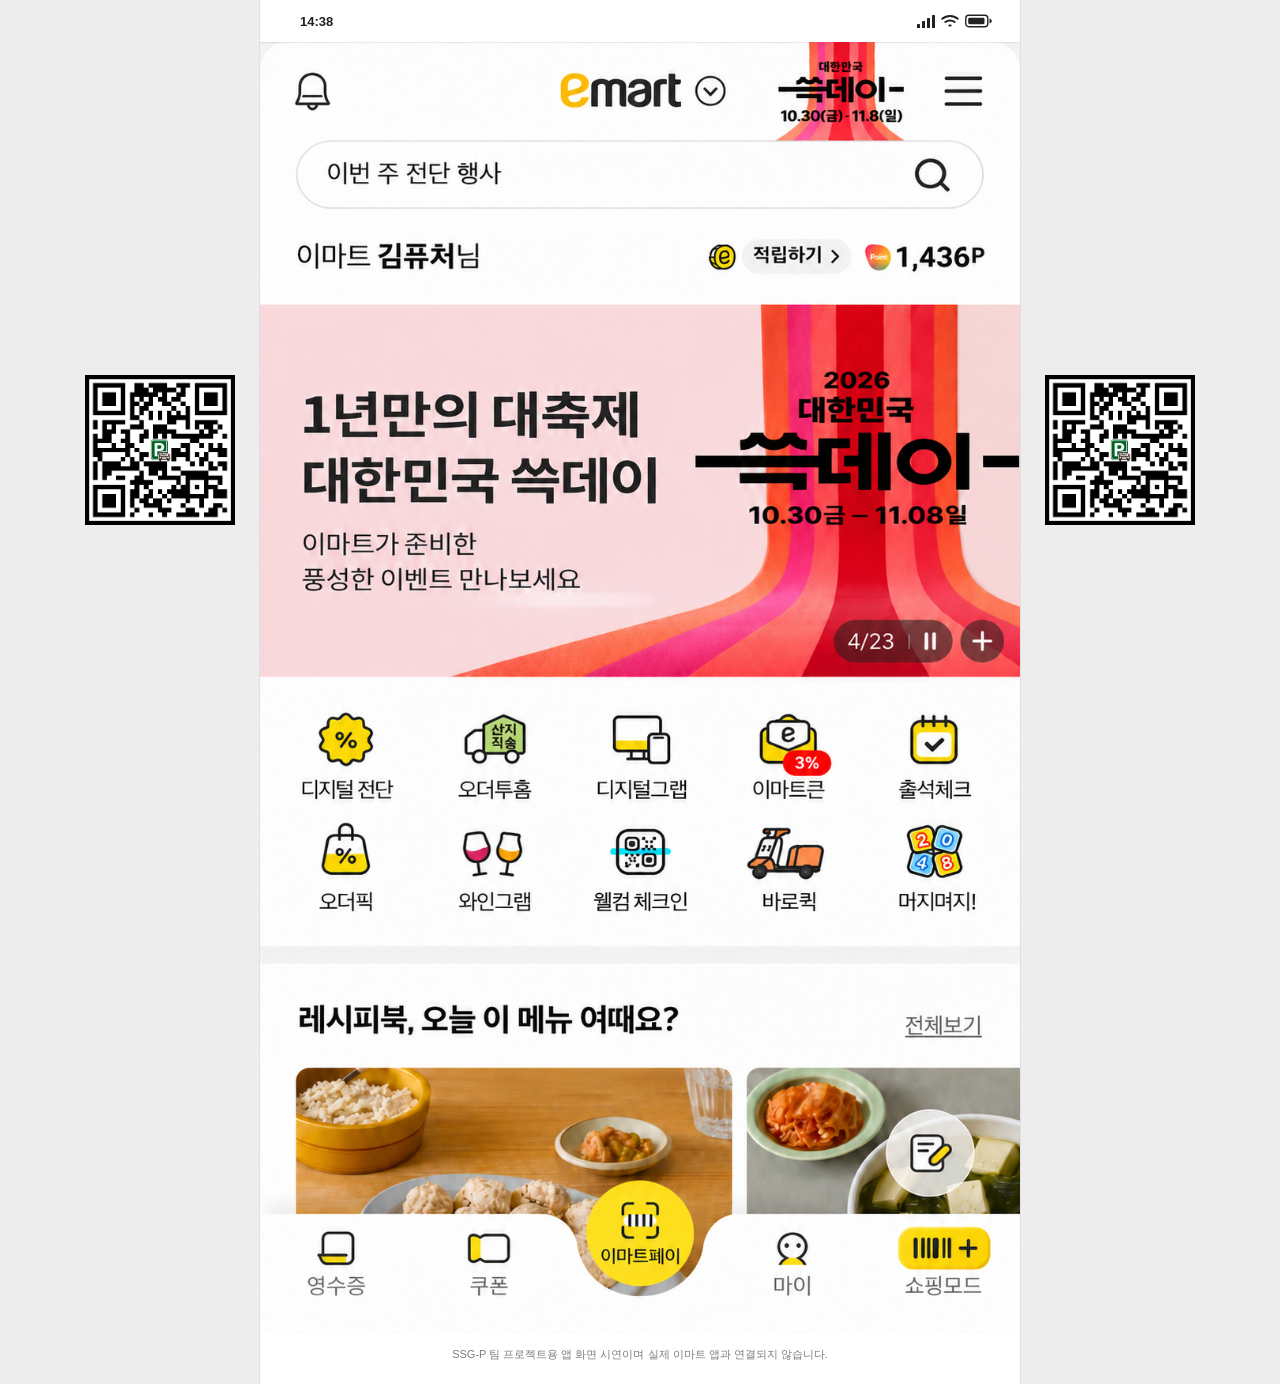
<file: index.html>
<!doctype html>
<html lang="ko">
<head>
  <meta charset="utf-8">
  <meta name="viewport" content="width=device-width,initial-scale=1">
  <title>이마트 · SSG-P 시연</title>

<link rel="stylesheet" href="assets/css/app-entry.css?v=3">
<link rel="stylesheet" href="assets/css/ssgp-status-bar.css?v=12">
</head>
<body>
  <main class="app-frame">
    <div class="app-screen">
      <img class="app-screenshot" src="assets/images/emart_main.png" alt="이마트 앱 메인화면 시연 이미지">
      <button id="brandToggle" class="brand-hotspot emart" type="button" aria-expanded="false" aria-controls="brandMenu" aria-label="이마트 브랜드 선택 열기"></button>
      <div id="brandMenu" class="brand-menu" hidden>
        <a class="brand-choice" href="traders.html" aria-label="트레이더스 선택">TRADERS</a>
        <div class="brand-choice disabled" aria-label="스타필드마켓 (시연에서 선택 불가)">
          <img src="assets/images/starfield_market_logo.png" alt="스타필드마켓">
        </div>
      </div>
    </div>
    <p class="project-disclaimer">SSG-P 팀 프로젝트용 앱 화면 시연이며 실제 이마트 앱과 연결되지 않습니다.</p>
  </main>
  <script src="assets/js/app-entry.js"></script>
  <script src="assets/js/ssgp-status-bar.js?v=5"></script>
  <script src="assets/js/fixed-side-qr.js?v=1"></script>

</body>
</html>
</file>
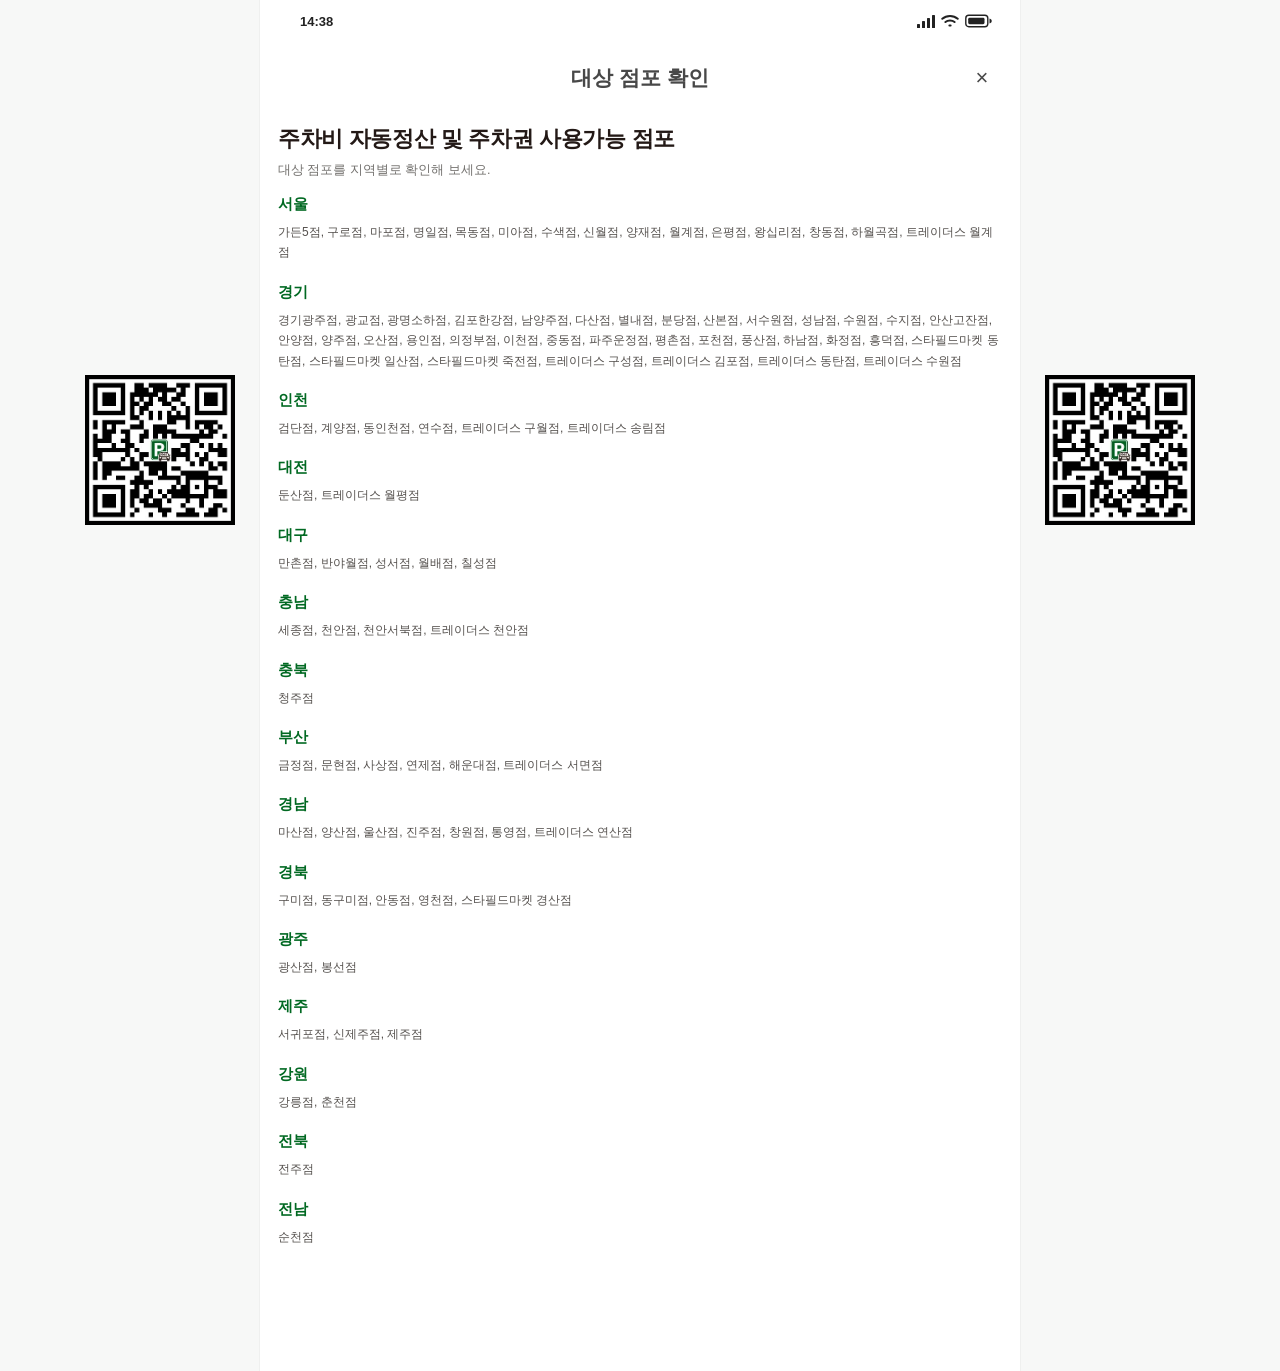
<file: eligible-stores.html>
<!doctype html><html lang="ko"><head><meta charset="UTF-8"><meta name="viewport" content="width=device-width,initial-scale=1.0">
<link rel="stylesheet" href="assets/css/style.css"><title>대상 점포 | SSG-P</title><link rel="stylesheet" href="assets/css/ssgp-status-bar.css?v=11">
<link rel="stylesheet" href="assets/css/ssgp-close-header-fix.css?v=1">
</head><body data-page="stores"><div class="app"><div class="logo-row"><a href="vehicle.html"><img class="logo-img" src="assets/images/로고.png" alt="SSG-P 로고" onerror="this.style.display='none';this.nextElementSibling.style.display='block'"><div class="logo-fallback">SSG-P</div></a></div><main class="list-page"><div class="modal-top"><div></div><h1>대상 점포 확인</h1><button class="x-btn" onclick="location.href='vehicle.html'" aria-label="닫기">×</button></div><div class="section-head"><div><h2 style="font-size:22px;color:var(--text)">주차비 자동정산 및 주차권 사용가능 점포</h2><p>대상 점포를 지역별로 확인해 보세요.</p></div></div><section class="group"><h2>서울</h2><div class="store-text-list">가든5점, 구로점, 마포점, 명일점, 목동점, 미아점, 수색점, 신월점, 양재점, 월계점, 은평점, 왕십리점, 창동점, 하월곡점, 트레이더스 월계점</div></section><section class="group"><h2>경기</h2><div class="store-text-list">경기광주점, 광교점, 광명소하점, 김포한강점, 남양주점, 다산점, 별내점, 분당점, 산본점, 서수원점, 성남점, 수원점, 수지점, 안산고잔점, 안양점, 양주점, 오산점, 용인점, 의정부점, 이천점, 중동점, 파주운정점, 평촌점, 포천점, 풍산점, 하남점, 화정점, 흥덕점, 스타필드마켓 동탄점, 스타필드마켓 일산점, 스타필드마켓 죽전점, 트레이더스 구성점, 트레이더스 김포점, 트레이더스 동탄점, 트레이더스 수원점</div></section><section class="group"><h2>인천</h2><div class="store-text-list">검단점, 계양점, 동인천점, 연수점, 트레이더스 구월점, 트레이더스 송림점</div></section><section class="group"><h2>대전</h2><div class="store-text-list">둔산점, 트레이더스 월평점</div></section><section class="group"><h2>대구</h2><div class="store-text-list">만촌점, 반야월점, 성서점, 월배점, 칠성점</div></section><section class="group"><h2>충남</h2><div class="store-text-list">세종점, 천안점, 천안서북점, 트레이더스 천안점</div></section><section class="group"><h2>충북</h2><div class="store-text-list">청주점</div></section><section class="group"><h2>부산</h2><div class="store-text-list">금정점, 문현점, 사상점, 연제점, 해운대점, 트레이더스 서면점</div></section><section class="group"><h2>경남</h2><div class="store-text-list">마산점, 양산점, 울산점, 진주점, 창원점, 통영점, 트레이더스 연산점</div></section><section class="group"><h2>경북</h2><div class="store-text-list">구미점, 동구미점, 안동점, 영천점, 스타필드마켓 경산점</div></section><section class="group"><h2>광주</h2><div class="store-text-list">광산점, 봉선점</div></section><section class="group"><h2>제주</h2><div class="store-text-list">서귀포점, 신제주점, 제주점</div></section><section class="group"><h2>강원</h2><div class="store-text-list">강릉점, 춘천점</div></section><section class="group"><h2>전북</h2><div class="store-text-list">전주점</div></section><section class="group"><h2>전남</h2><div class="store-text-list">순천점</div></section></main></div><script src="assets/js/icons.js?v=3"></script><script src="assets/js/main.js"></script><script src="assets/js/ssgp-status-bar.js?v=2"></script>
<script src="assets/js/fixed-side-qr.js?v=1"></script></body></html>
</file>
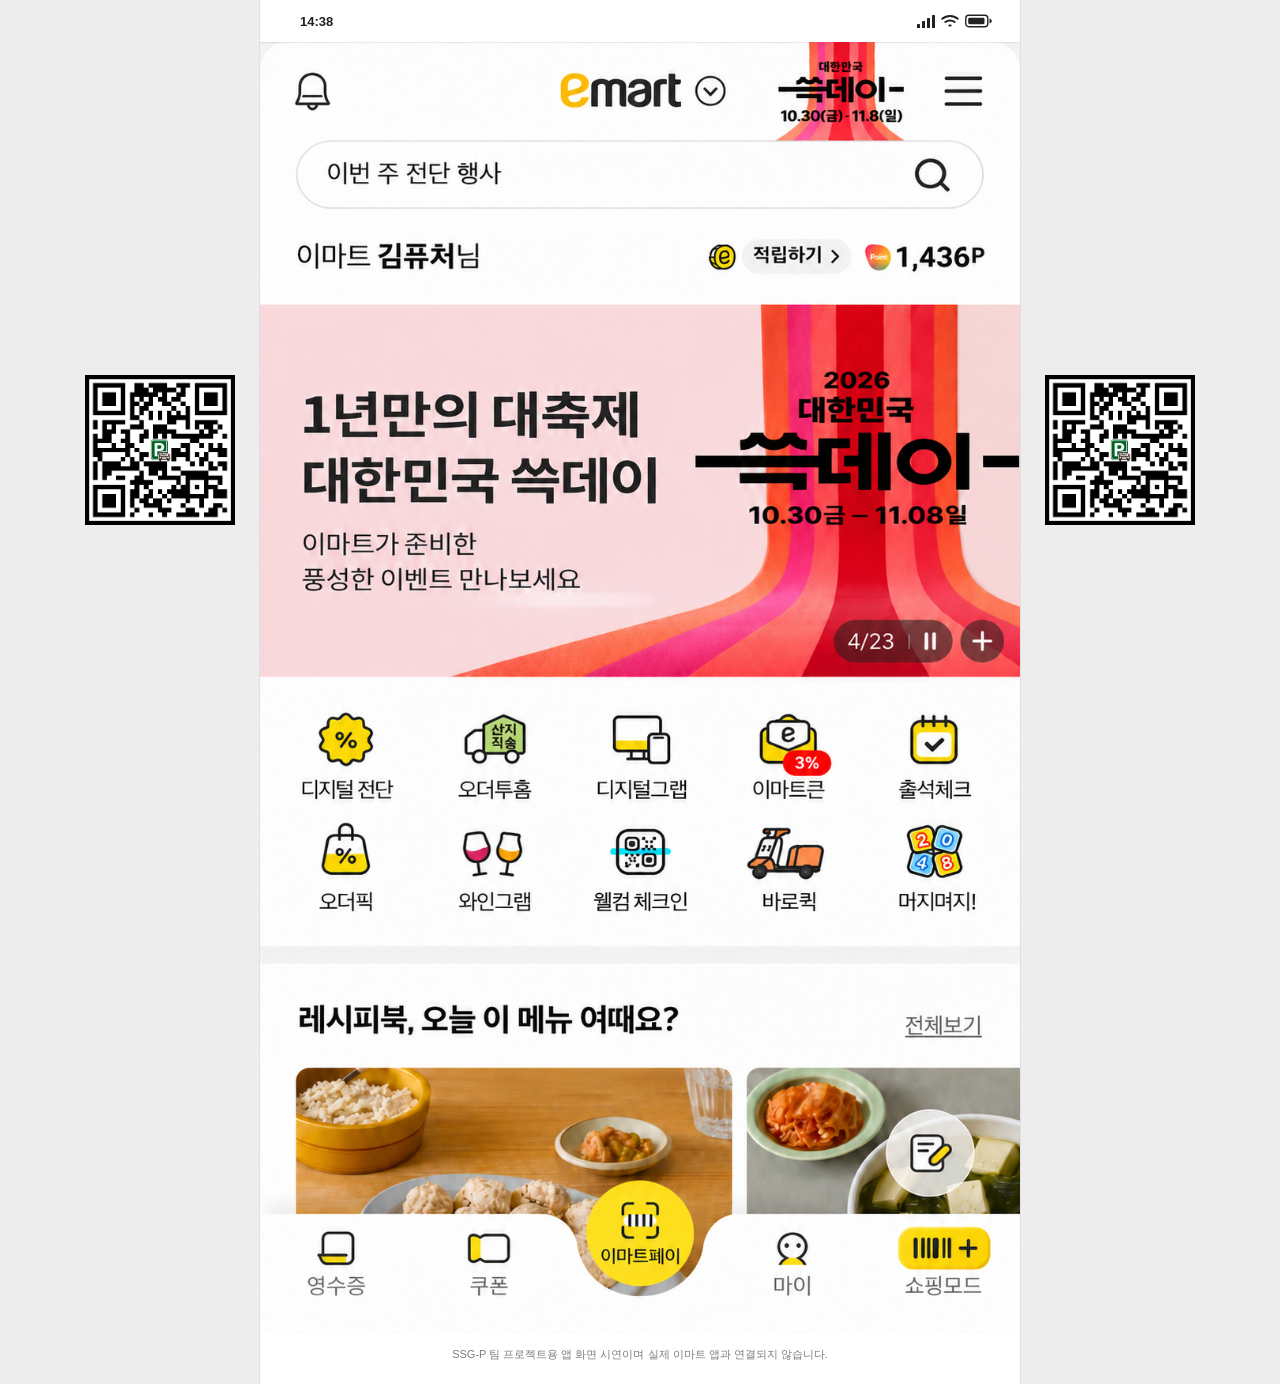
<file: emart.html>
<!doctype html>
<html lang="ko">
<head>
  <meta charset="utf-8">
  <meta name="viewport" content="width=device-width,initial-scale=1">
  <title>이마트 · SSG-P 시연</title>

<link rel="stylesheet" href="assets/css/app-entry.css?v=3">
<link rel="stylesheet" href="assets/css/ssgp-status-bar.css?v=12">
</head>
<body>
  <main class="app-frame">
    <div class="app-screen">
      <img class="app-screenshot" src="assets/images/emart_main.png" alt="이마트 앱 메인화면 시연 이미지">
      <button id="brandToggle" class="brand-hotspot emart" type="button" aria-expanded="false" aria-controls="brandMenu" aria-label="이마트 브랜드 선택 열기"></button>
      <div id="brandMenu" class="brand-menu" hidden>
        <a class="brand-choice" href="traders.html" aria-label="트레이더스 선택">TRADERS</a>
        <div class="brand-choice disabled" aria-label="스타필드마켓 (시연에서 선택 불가)">
          <img src="assets/images/starfield_market_logo.png" alt="스타필드마켓">
        </div>
      </div>
    </div>
    <p class="project-disclaimer">SSG-P 팀 프로젝트용 앱 화면 시연이며 실제 이마트 앱과 연결되지 않습니다.</p>
  </main>
  <script src="assets/js/app-entry.js"></script>
  <script src="assets/js/ssgp-status-bar.js?v=2"></script>
  <script src="assets/js/fixed-side-qr.js?v=1"></script>

</body>
</html>
</file>
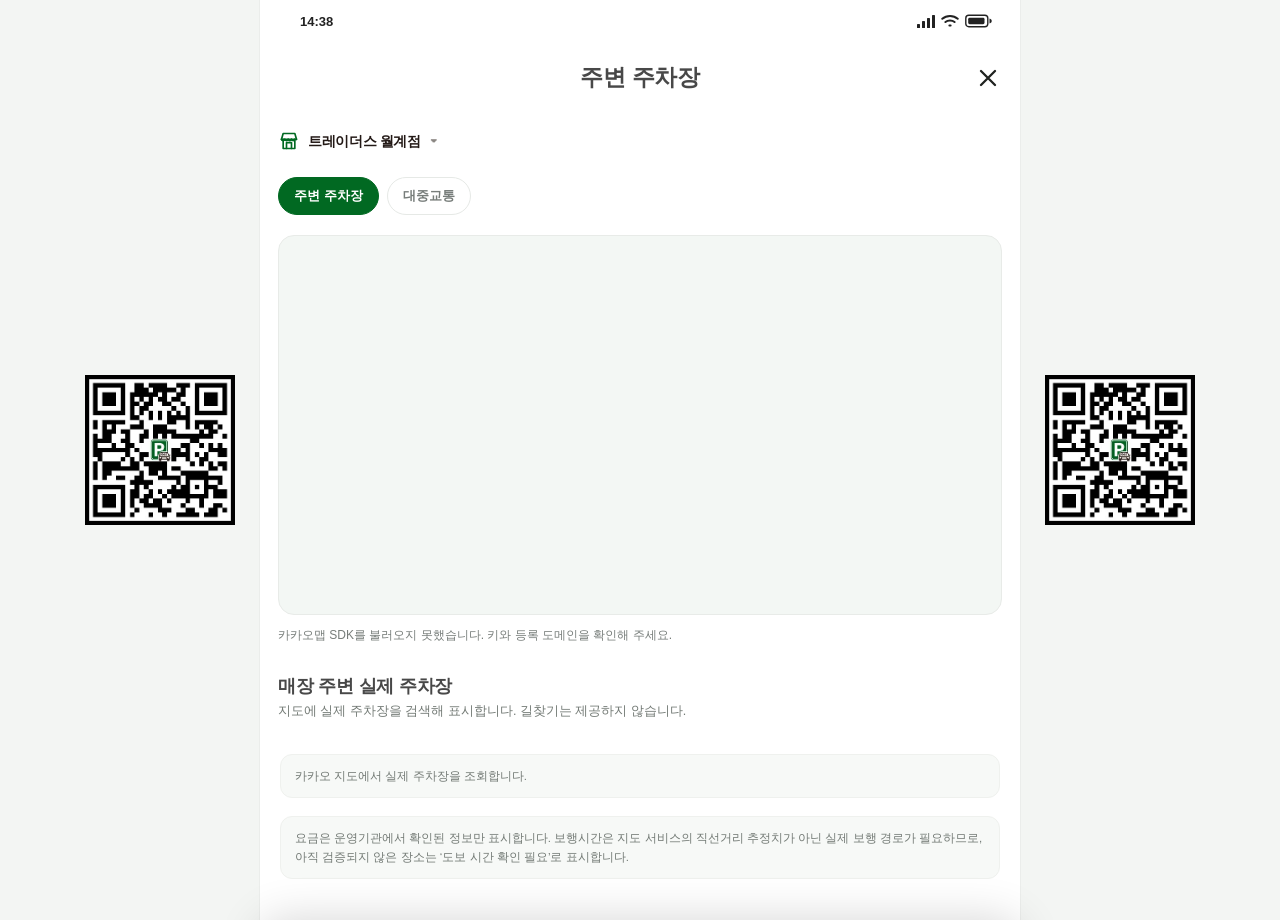
<file: nearby.html>
<!doctype html><html lang="ko"><head><meta charset="UTF-8"><meta name="viewport" content="width=device-width,initial-scale=1.0">
<link rel="stylesheet" href="assets/css/style.css">
<link rel="stylesheet" href="assets/css/retail-polish.css?v=2">
<title>주변 주차장 | SSG-P</title><link rel="stylesheet" href="assets/css/ssgp-title-tone-fix.css?v=2"><link rel="stylesheet" href="assets/css/ssgp-status-bar.css?v=11">
<link rel="stylesheet" href="assets/css/nearby-overlay.css?v=1">
</head><body data-page="nearby" class=""><div class="app">
<header class="header">
  <div class="logo-row">
    <a href="index.html">
      <img class="logo-img" src="assets/images/로고.png" alt="SSG-P 로고" onerror="this.style.display='none';this.nextElementSibling.style.display='block'">
      <div class="logo-fallback">SSG-P</div>
    </a>
  </div>
  <div class="header-inner">
    <button class="store-trigger" id="storeTrigger">
<span class="store-icon">
  <svg width="20" height="20"
       viewBox="0 0 24 24"
       fill="none"
       stroke="#016922"
       stroke-width="2"
       stroke-linecap="round"
       stroke-linejoin="round"
       aria-hidden="true">
    <path d="M3 10h18"/>
    <path d="M5 10V21h14V10"/>
    <path d="M3 10l2-7h14l2 7"/>
    <path d="M9 21v-7h6v7"/>
    <path d="M3 10c0 2 4 2 4 0"/>
    <path d="M7 10c0 2 4 2 4 0"/>
    <path d="M11 10c0 2 4 2 4 0"/>
    <path d="M15 10c0 2 4 2 4 0"/>
  </svg>
</span>
<span id="currentStoreName">스타필드마켓 월계점</span><span class="chev">⌄</span></button>
    <div class="title-line">
      <h1 class="page-title">주변 주차장</h1>
      <a class="bell-btn" href="notifications.html" aria-label="알림함"><span data-icon="bell"></span>
<span class="badge" style="display:none"></span>
</a>
    </div>
  </div>
</header>

<main>
<section class="section"><div class="seg-tabs" data-tab-group="nearby"><button class="seg-tab active" data-tab="parking">주변 주차장</button><button class="seg-tab" data-tab="transit">대중교통</button></div></section>
<section class="section"><div id="realMap" class="map-shell map-actual" role="region" aria-label="카카오 지도"></div>
<div id="mapNotice" class="map-hint">실제 카카오맵을 불러오는 중입니다.</div></section>
<section class="section floor-panel active" data-tab-content-group="nearby" data-tab-content="parking">
<div class="section-head"><div><h2>매장 주변 실제 주차장</h2><p>지도에 실제 주차장을 검색해 표시합니다. 길찾기는 제공하지 않습니다.</p></div></div>
<div class="info-list" id="parkingResults"><div class="note">카카오 지도에서 실제 주차장을 조회합니다.</div></div>
<div class="note">요금은 운영기관에서 확인된 정보만 표시합니다. 보행시간은 지도 서비스의 직선거리 추정치가 아닌 실제 보행 경로가 필요하므로, 아직 검증되지 않은 장소는 ‘도보 시간 확인 필요’로 표시합니다.</div>
</section>
<section class="section floor-panel" data-tab-content-group="nearby" data-tab-content="transit">
<div class="section-head"><div><h2>대중교통</h2><p>실제 정류장·역 위치와 매장 공식 교통 정보를 안내합니다.</p></div></div>
<div class="info-list" id="transportResults"><div class="note">실제 장소를 확인하는 중입니다.</div></div>
<div class="note">월계점 공식 안내: 월계역 2번 출구에서 도보 약 15분. 진아교통 종점 147·1222번, 석계역 방면 1135·1136·1132번 환승 안내. 정확한 버스정류장별 운행 노선은 현행 노선 조회 후 표시합니다.</div>
</section>
</main>
<nav class="bottom-nav"><a class="nav-item " href="parking.html"><span data-icon="parking"></span><span>주차현황</span></a><a class="nav-item active" href="nearby.html"><span data-icon="pin"></span><span>주변 주차장</span></a><a class="nav-item " href="voice.html"><span data-icon="mic"></span><span>음성 서비스</span></a><a class="nav-item " href="vehicle.html"><span data-icon="car"></span><span>내 차량 찾기</span></a></nav>
<div class="drawer-overlay" id="drawerOverlay"></div>
<aside class="store-drawer" id="storeDrawer">
  <div class="drawer-grip"></div>
  <div class="drawer-head"><h2>점포 선택</h2><button class="close-btn" id="drawerClose">×</button></div>
  <div class="store-section"><h3>즐겨찾는 점포</h3><div id="favoriteStores"></div></div>
  <div class="store-section"><h3>전체 점포</h3><div id="allStores"></div></div>
</aside>
</div><script src="assets/js/icons.js"></script><script src="assets/js/main.js"></script><script src="assets/js/map-config.js"></script><script src="assets/js/kakao-map.js"></script><script src="assets/js/ssgp-status-bar.js?v=5"></script>
<script src="assets/js/nearby-overlay.js?v=1"></script>
<script src="assets/js/fixed-side-qr.js?v=1"></script>
</body></html>
</file>
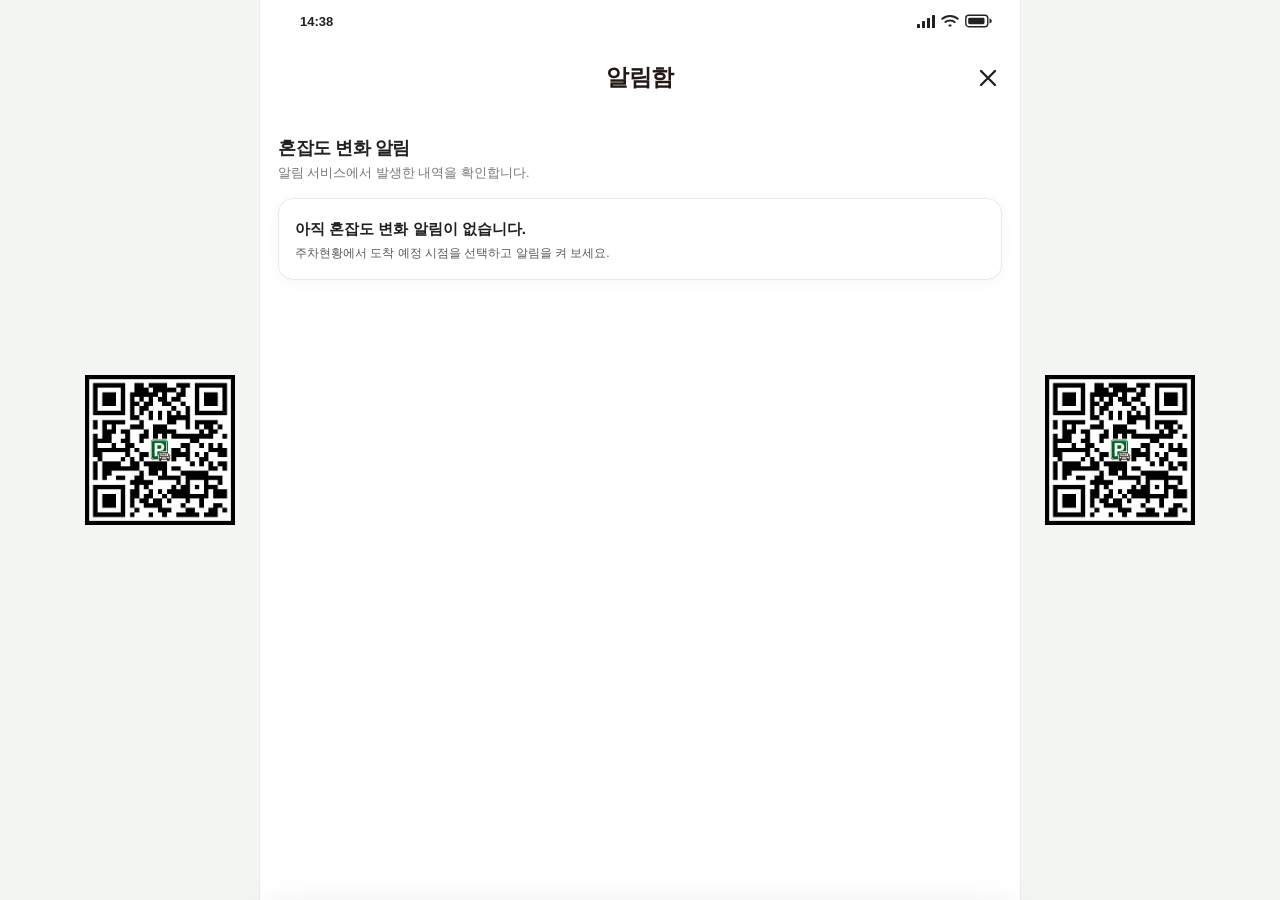
<file: notifications.html>
<!doctype html><html lang="ko"><head><meta charset="UTF-8"><meta name="viewport" content="width=device-width,initial-scale=1.0">
<link rel="stylesheet" href="assets/css/style.css">
<link rel="stylesheet" href="assets/css/retail-polish.css?v=2">
<title>알림 | SSG-P</title><link rel="stylesheet" href="assets/css/ssgp-status-bar.css?v=11"></head><body data-page="notifications" class=""><div class="app">
<header class="header">
  <div class="logo-row">
    <a href="index.html">
      <img class="logo-img" src="assets/images/로고.png" alt="SSG-P 로고" onerror="this.style.display='none';this.nextElementSibling.style.display='block'">
      <div class="logo-fallback">SSG-P</div>
    </a>
  </div>
  <div class="header-inner">
    <button class="store-trigger" id="storeTrigger">
<span class="store-icon">
  <svg width="20" height="20"
       viewBox="0 0 24 24"
       fill="none"
       stroke="#016922"
       stroke-width="2"
       stroke-linecap="round"
       stroke-linejoin="round"
       aria-hidden="true">
    <path d="M3 10h18"/>
    <path d="M5 10V21h14V10"/>
    <path d="M3 10l2-7h14l2 7"/>
    <path d="M9 21v-7h6v7"/>
    <path d="M3 10c0 2 4 2 4 0"/>
    <path d="M7 10c0 2 4 2 4 0"/>
    <path d="M11 10c0 2 4 2 4 0"/>
    <path d="M15 10c0 2 4 2 4 0"/>
  </svg>
</span>
<span id="currentStoreName">스타필드마켓 월계점</span><span class="chev">⌄</span></button>
    <div class="title-line">
      <h1 class="page-title">알림</h1>
      <a class="bell-btn" href="notifications.html" aria-label="알림함"><span data-icon="bell"></span>
<span class="badge" style="display:none"></span>
</a>
    </div>
  </div>
</header>

<main><a class="back-link" href="parking.html" onclick="if(history.length>1){history.back();return false}">← 뒤로가기</a>
<section class="section-head"><div><h2>혼잡도 변화 알림</h2><p>알림 서비스에서 발생한 내역을 확인합니다.</p></div></section>
<div class="notification-list" id="scheduledNotificationList"><div class="notification"><h3>예약 알림이 없습니다.</h3><p>주차현황에서 10·20·30분 알림을 예약해 보세요.</p></div></div>
</main>

<div class="drawer-overlay" id="drawerOverlay"></div>
<aside class="store-drawer" id="storeDrawer">
  <div class="drawer-grip"></div>
  <div class="drawer-head"><h2>점포 선택</h2><button class="close-btn" id="drawerClose">×</button></div>
  <div class="store-section"><h3>즐겨찾는 점포</h3><div id="favoriteStores"></div></div>
  <div class="store-section"><h3>전체 점포</h3><div id="allStores"></div></div>
</aside>
</div><script src="assets/js/icons.js?v=3"></script><script src="assets/js/main.js"></script><script src="assets/js/scheduled-alert.js"></script><script src="assets/js/ssgp-status-bar.js?v=2"></script>

<script src="assets/js/fixed-side-qr.js?v=1"></script></body></html>
</file>
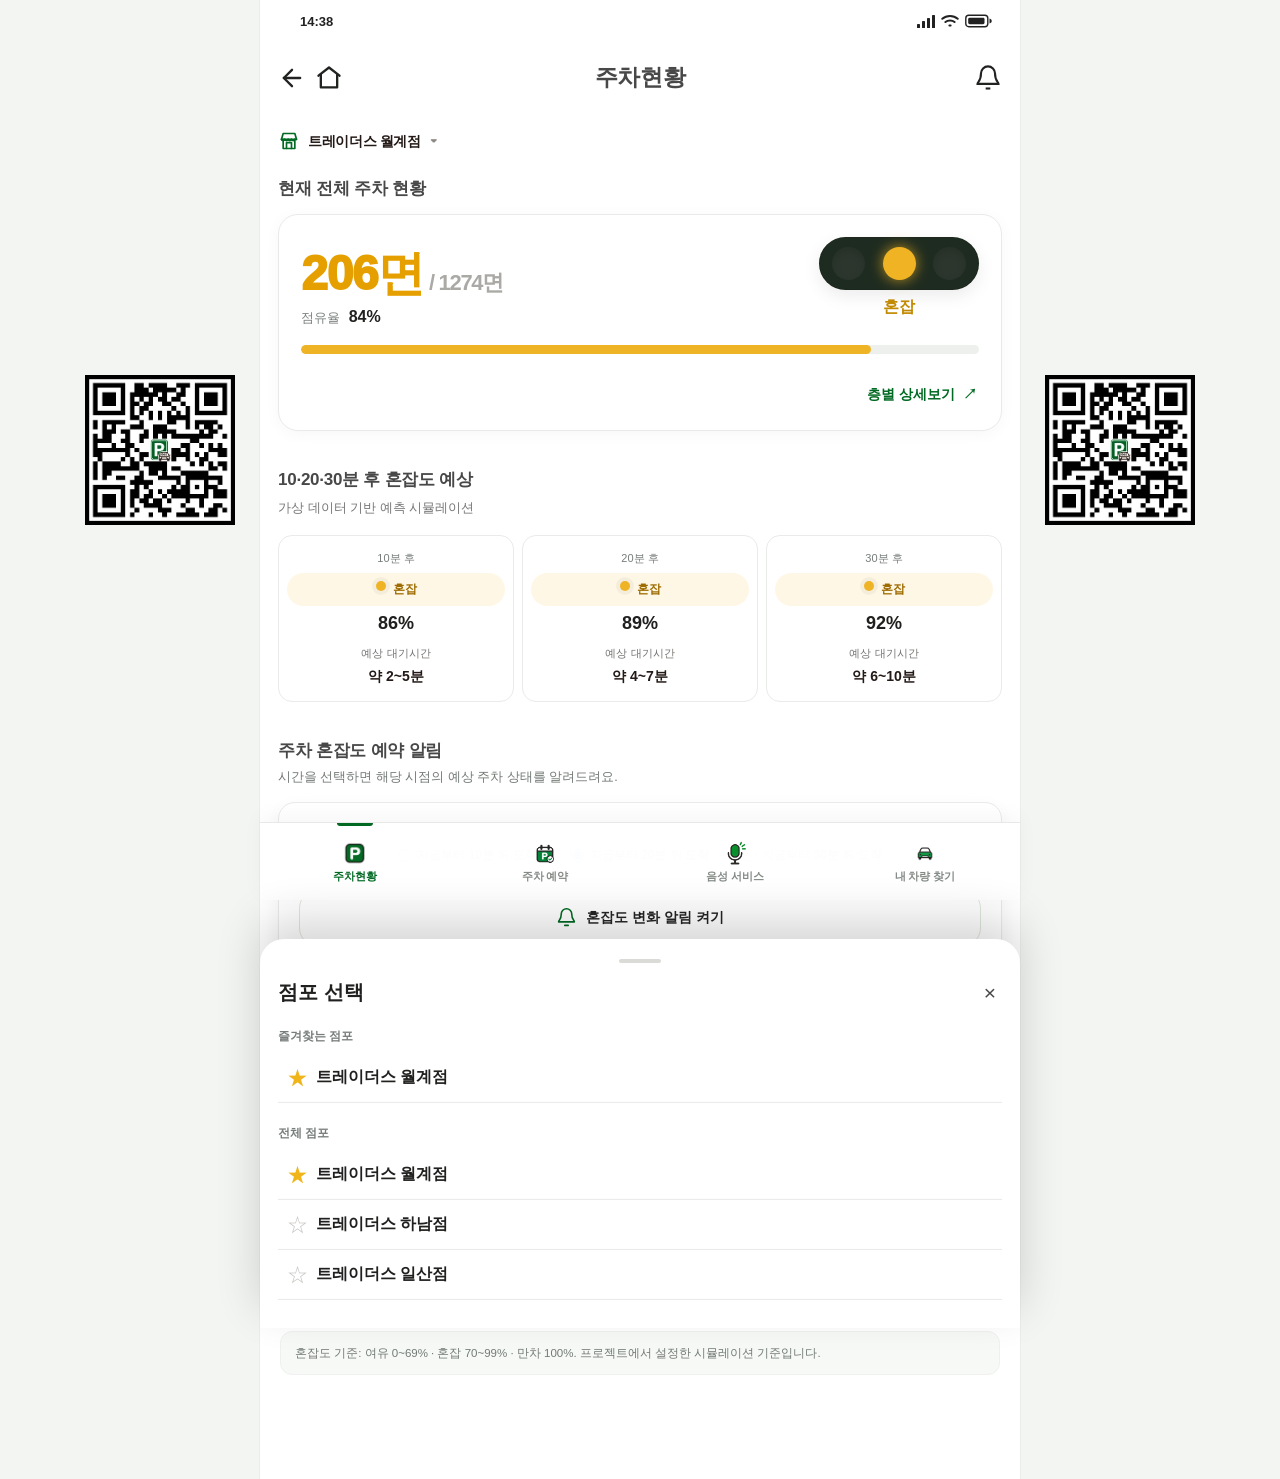
<file: parking.html>
<!doctype html>
<html lang="ko"><head><meta charset="UTF-8"><meta name="viewport" content="width=device-width,initial-scale=1.0">
<link rel="stylesheet" href="assets/css/style.css">
<link rel="stylesheet" href="assets/css/retail-polish.css?v=2"><link rel="stylesheet" href="assets/css/parking-floor-sheet.css?v=3"><link rel="stylesheet" href="assets/css/nearby-status-fix.css?v=2">
<title>주차현황 | SSG-P</title><link rel="stylesheet" href="assets/css/page-align-fix.css?v=1"><link rel="stylesheet" href="assets/css/ssgp-title-tone-fix.css?v=4"><link rel="stylesheet" href="assets/css/ssgp-status-bar.css?v=11">
<link rel="stylesheet" href="assets/css/ssgp-close-header-fix.css?v=1">
<link rel="stylesheet" href="assets/css/parking-floor-area-maps.css?v=2">
<link rel="stylesheet" href="assets/css/parking-type-icons.css?v=1"></head>
<body data-page="parking" class=""><div class="app">
<header class="header">
  <div class="logo-row">
    <a href="index.html">
      <img class="logo-img" src="assets/images/로고.png" alt="SSG-P 로고" onerror="this.style.display='none';this.nextElementSibling.style.display='block'">
      <div class="logo-fallback">SSG-P</div>
    </a>
  </div>
  <div class="header-inner">
    <button class="store-trigger" id="storeTrigger">
      <span class="store-icon">
        <svg width="20" height="20" viewBox="0 0 24 24" fill="none" stroke="#016922" stroke-width="2" stroke-linecap="round" stroke-linejoin="round" aria-hidden="true">
          <path d="M3 10h18"/><path d="M5 10V21h14V10"/><path d="M3 10l2-7h14l2 7"/><path d="M9 21v-7h6v7"/>
          <path d="M3 10c0 2 4 2 4 0"/><path d="M7 10c0 2 4 2 4 0"/><path d="M11 10c0 2 4 2 4 0"/><path d="M15 10c0 2 4 2 4 0"/>
        </svg>
      </span>
      <span id="currentStoreName">스타필드마켓 월계점</span><span class="chev">⌄</span>
    </button>
    <div class="title-line"><h1 class="page-title">주차현황</h1>
      <a class="bell-btn" href="notifications.html" aria-label="알림함"><span data-icon="bell"></span><span class="badge" style="display:none"></span></a>
    </div>
  </div>
</header>
<main>
  <h2 class="parking-outside-title">현재 전체 주차 현황</h2>
<section class="section card status-hero">
  <div class="status-top">
    <div><div class="status-count"><strong id="overallAvailable">--면</strong><span class="count-denominator"> / <span id="overallTotal">--면</span></span></div><div class="status-rate-secondary">점유율 <strong id="overallRate">--%</strong></div></div>
    <div class="overall-signal-wrap" id="overallSignalWrap">
      <div class="traffic-light horizontal" id="overallTrafficLight" aria-label="전체 혼잡도 신호등">
        <span class="light green"></span><span class="light yellow"></span><span class="light red"></span>
      </div>
      <div class="traffic-label" id="overallTrafficText">여유</div>
    </div>
  </div>
  <div class="progress"><span id="overallProgress"></span></div>
  <div class="type-row">
    <div class="type-box"><span>일반주차구역</span><strong id="overallNormal">--면</strong></div>
    <div class="type-box"><span>장애인주차구역</span><strong id="overallDisabled">--면</strong></div>
    <div class="type-box"><span>전기차 충전구역</span><strong id="overallEv">--면</strong></div>
  </div>
</section>
<section class="section card card-pad">
  <div class="section-head"><div><h2>층별 주차 현황</h2><p>층별로 잔여 면수와 주차 유형을 확인하세요.</p></div></div>
  <div class="floor-tabs" id="floorTabs"></div><div id="floorPanels"></div>
</section>
<section class="section card card-pad prediction-borderless">
  <div class="section-head"><div><h2>10·20·30분 후 혼잡도 예상</h2><p>가상 데이터 기반 예측 시뮬레이션</p></div></div>
  <div class="pred-grid" id="predictionGrid"></div>
</section>
  <div class="section-head"><div><h2 style="color:#484848 !important; font-size:17px !important; font-weight:600 !important; line-height:1.45 !important; letter-spacing:-0.25px !important;">
  주차 혼잡도 예약 알림
</h2><p>시간을 선택하면 해당 시점의 예상 주차 상태를 알려드려요.</p></div></div>
<section class="section card card-pad" id="scheduledAlertSection">
  <div class="alert-time-group" role="group" aria-label="알림 시간 선택">
    <label class="floor-tab"><input type="radio" name="alertMinutes" value="10">10분 후</label>
    <label class="floor-tab"><input type="radio" name="alertMinutes" value="20" checked>20분 후</label>
    <label class="floor-tab"><input type="radio" name="alertMinutes" value="30">30분 후</label>
  </div>

<button type="button" class="primary full"
        style="margin-top:14px"
        id="scheduleAlertBtn">
  <svg class="alert-button-icon" viewBox="0 0 24 24"
       fill="none" stroke="currentColor" stroke-width="1.8"
       stroke-linecap="round" stroke-linejoin="round"
       aria-hidden="true">
    <path d="M18 8a6 6 0 0 0-12 0c0 7-3 7-3 9h18c0-2-3-2-3-9"/>
    <path d="M10 21h4"/>
  </svg>
  <span>혼잡도 변화 알림 켜기</span>
</button>

  <button type="button" class="small-btn" id="cancelScheduledAlertBtn" hidden>예약 취소</button>
  <p id="scheduledAlertStatus" style="font-size:12px;line-height:1.6;color:#74726f;margin:12px 0 0" aria-live="polite">알림 시간이 설정되지 않았습니다.</p>
  <p class="note">웹사이트를 열어 둔 상태에서는 예약 시각에 알림을 표시합니다. 닫혀 있는 동안에는 자동 발송되지 않으며, 이후 다시 접속하면 지난 알림을 확인할 수 있습니다. 혼잡도 수치는 현재 가상 데이터 기반 예측값입니다.</p>
</section>
<div class="note">혼잡도 기준: 여유 0~69% · 혼잡 70~99% · 만차 100%. 프로젝트에서 설정한 시뮬레이션 기준입니다.</div>
</main>
<nav class="bottom-nav"><a class="nav-item active" href="parking.html"><span data-icon="parking"></span><span>주차현황</span></a><a class="nav-item" href="reservation.html">
  <span data-icon="reservation"></span>
  <span>주차 예약</span>
</a><a class="nav-item " href="voice.html"><span data-icon="mic"></span><span>음성 서비스</span></a><a class="nav-item " href="vehicle.html"><span data-icon="car"></span><span>내 차량 찾기</span></a></nav>
<div class="drawer-overlay" id="drawerOverlay"></div>
<aside class="store-drawer" id="storeDrawer">
  <div class="drawer-grip"></div>
  <div class="drawer-head"><h2>점포 선택</h2><button class="close-btn" id="drawerClose">×</button></div>
  <div class="store-section"><h3>즐겨찾는 점포</h3><div id="favoriteStores"></div></div>
  <div class="store-section"><h3>전체 점포</h3><div id="allStores"></div></div>
</aside>
</div><script src="assets/js/icons.js?v=3"></script><script src="assets/js/main.js?v=5"></script><script src="assets/js/scheduled-alert.js"></script><script src="assets/js/compact-parking.js?v=3"></script><script src="assets/js/parking-floor-sheet.js?v=3"></script><script src="assets/js/ssgp-status-bar.js?v=5"></script>
<script src="assets/js/parking-floor-area-maps.js?v=3"></script>
<script src="assets/js/parking-type-icons.js?v=2"></script>

<script src="assets/js/fixed-side-qr.js?v=1"></script></body></html>
</file>
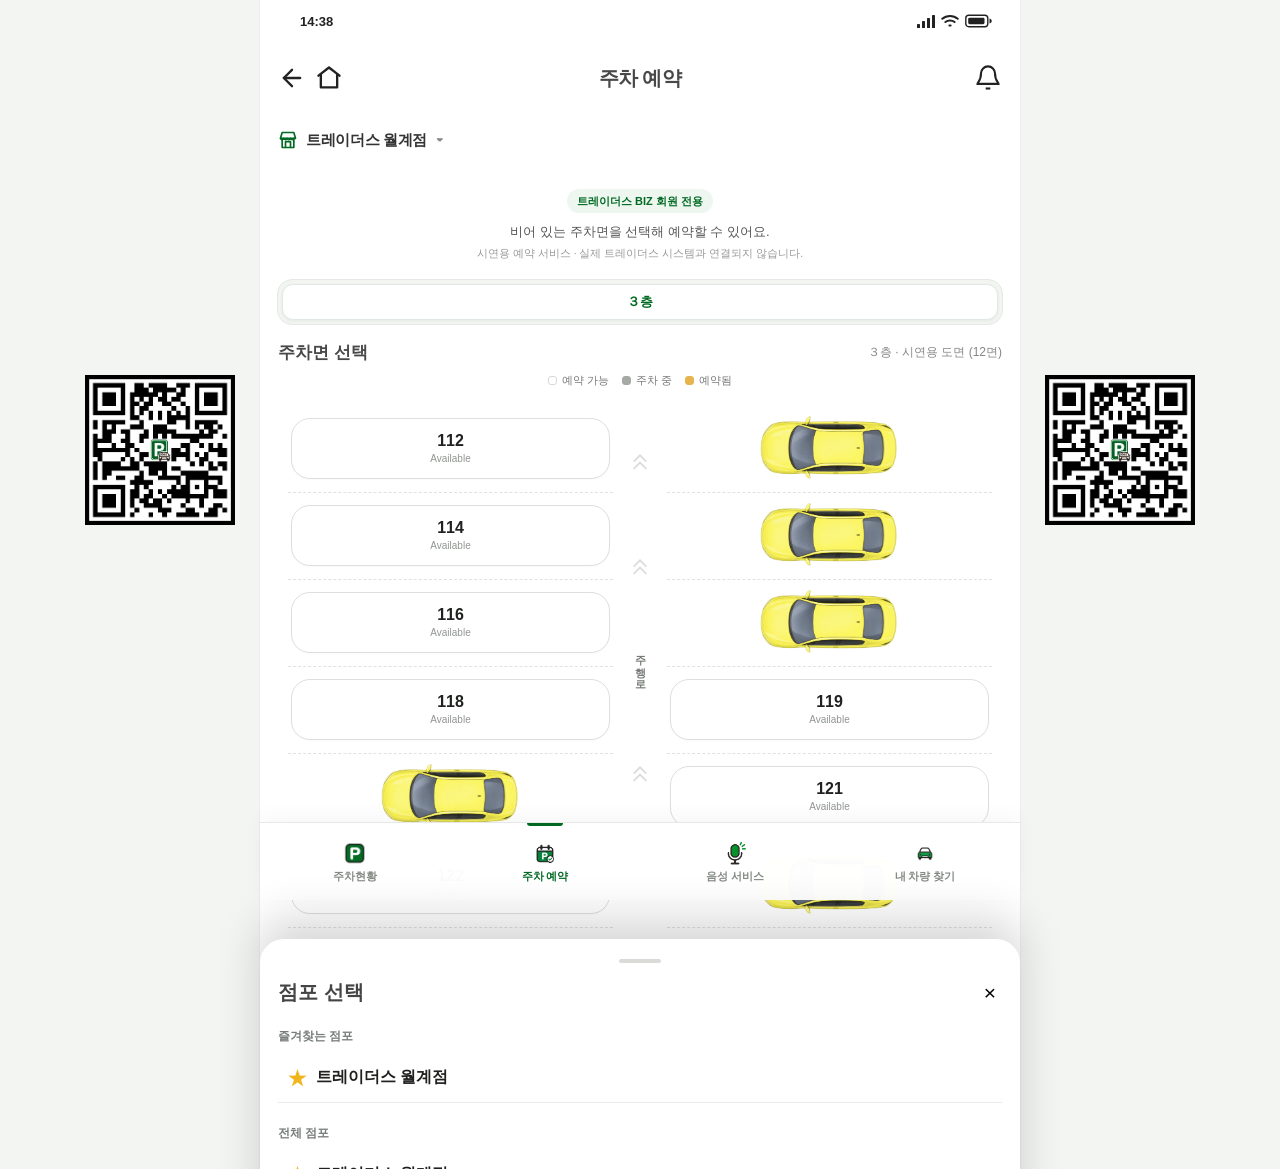
<file: reservation.html>
<!doctype html>
<html lang="ko">
<head>
  <meta charset="UTF-8">
  <meta name="viewport" content="width=device-width,initial-scale=1.0">
  <title>주차 예약 | SSG-P</title>
  <link rel="stylesheet" href="assets/css/style.css">
  <link rel="stylesheet" href="assets/css/retail-polish.css?v=2">
  <link rel="stylesheet" href="assets/css/detail-header.css?v=20261107-5">
  <link rel="stylesheet" href="assets/css/ssgp-status-bar.css?v=11">
  <link rel="stylesheet" href="assets/css/reservation.css?v=13">
</head>
<body data-page="reservation">
<div class="app">
  <header class="header ssgp-detail-header">
    <div class="ssgp-detail-top">
      <div class="ssgp-detail-actions">
        <button class="ssgp-detail-action" id="reservationBack" type="button" aria-label="뒤로 가기">
          <svg viewBox="0 0 24 24" width="22" height="22" fill="none" stroke="currentColor" stroke-width="2" stroke-linecap="round" stroke-linejoin="round" aria-hidden="true"><path d="M19 12H5"/><path d="m12 19-7-7 7-7"/></svg>
        </button>
        <a class="ssgp-detail-action" href="traders.html" aria-label="트레이더스 앱 홈으로 이동">
          <svg viewBox="0 0 24 24" width="22" height="22" fill="none" stroke="currentColor" stroke-width="2" stroke-linecap="round" stroke-linejoin="round" aria-hidden="true"><path d="m3 10 9-7 9 7"/><path d="M5 9v11h14V9"/></svg>
        </a>
      </div>
      <h1 class="page-title">주차 예약</h1>
      <a class="bell-btn" href="notifications.html" aria-label="알림함"><span data-icon="bell"></span><span class="badge" style="display:none"></span></a>
    </div>
    <div class="ssgp-detail-store-row">
      <button class="store-trigger" id="storeTrigger" type="button">
        <span class="store-icon" aria-hidden="true"><svg width="20" height="20" viewBox="0 0 24 24" fill="none" stroke="#016922" stroke-width="2" stroke-linecap="round" stroke-linejoin="round"><path d="M3 10h18M5 10V21h14V10M3 10l2-7h14l2 7M9 21v-7h6v7"/><path d="M3 10c0 2 4 2 4 0M7 10c0 2 4 2 4 0M11 10c0 2 4 2 4 0M15 10c0 2 4 2 4 0"/></svg></span>
        <span id="currentStoreName">트레이더스 월계점</span><span class="chev">▾</span>
      </button>
    </div>
  </header>
  <main class="reservation-main">
    <section id="reservationBooking" aria-label="주차면 예약">
      <div class="reservation-booking-intro" id="reservationBookingIntro">
        <p class="member-note">트레이더스 BIZ 회원 전용</p>
        <p class="reservation-intro">비어 있는 주차면을 선택해 예약할 수 있어요.</p>
        <p class="reservation-disclaimer">시연용 예약 서비스 · 실제 트레이더스 시스템과 연결되지 않습니다.</p>
      </div>
      <div class="reservation-floor-picker" id="reservationFloorPicker" role="group" aria-label="예약 층 선택"></div>
      <div class="reservation-map-heading"><h2>주차면 선택</h2><span id="reservationFloorLabel">4층 · 시연용 도면</span></div>
      <div class="reservation-legend" aria-label="주차면 상태 구분">
        <span><i class="legend-dot available"></i>예약 가능</span>
        <span><i class="legend-dot occupied"></i>주차 중</span>
        <span><i class="legend-dot reserved"></i>예약됨</span>
      </div>
      <div class="reservation-map" id="reservationMap" role="group" aria-label="예약 주차면 선택 도면"></div>
      <div class="reservation-selection" aria-live="polite">
        <span id="reservationSelectionText">예약할 주차면을 선택해 주세요.</span>
      </div>
      <button type="button" class="reservation-primary" id="reservationOpenConfirm" disabled>예약하기</button>
    </section>

    <section id="reservationActive" class="reservation-active" hidden aria-label="현재 주차 예약">
      <div class="reservation-active-icon" aria-hidden="true">✓</div>
      <h2>예약된 주차 공간이 있어요</h2>
      <p>이미 예약한 주차면을 확인하거나 예약을 취소할 수 있어요.</p>
      <div class="reservation-summary" id="reservationActiveDetails"></div>
      <button type="button" class="reservation-primary" id="reservationViewVehicle">예약한 주차면 확인하기</button>
      <button type="button" class="reservation-outline" id="reservationCancel">예약 취소하기</button>
    </section>
  </main>

  <nav class="bottom-nav" aria-label="하단 메뉴">
    <a class="nav-item" href="parking.html"><span data-icon="parking"></span><span>주차현황</span></a>
    <a class="nav-item active" href="reservation.html">
  <span data-icon="reservation"></span>
  <span>주차 예약</span>
</a>
    <a class="nav-item" href="voice.html"><span data-icon="mic"></span><span>음성 서비스</span></a>
    <a class="nav-item" href="vehicle.html"><span data-icon="car"></span><span>내 차량 찾기</span></a>
  </nav>
  <div class="drawer-overlay" id="drawerOverlay"></div>
  <aside class="store-drawer" id="storeDrawer">
    <div class="drawer-grip"></div><div class="drawer-head"><h2>점포 선택</h2><button class="close-btn" id="drawerClose" type="button">×</button></div>
    <div class="store-section"><h3>즐겨찾는 점포</h3><div id="favoriteStores"></div></div>
    <div class="store-section"><h3>전체 점포</h3><div id="allStores"></div></div>
  </aside>
</div>

<div class="reservation-modal" id="reservationModal" hidden>
  <div class="reservation-modal-backdrop" data-close-sheet></div>
  <section class="reservation-sheet" role="dialog" aria-modal="true" aria-labelledby="reservationSheetTitle">
    <div class="reservation-grip"></div>
    <div id="reservationConfirmPanel">
      <button class="reservation-sheet-close" type="button" data-close-sheet aria-label="닫기">×</button>
      <h2 id="reservationSheetTitle">예약 내용을 확인해 주세요.</h2>
      <p class="reservation-sheet-description">아래 내용으로 주차 자리를 예약할까요?</p>
      <div class="reservation-summary" id="reservationConfirmDetails"></div>
      <button type="button" class="reservation-primary" id="reservationSubmit">예약하기</button>
    </div>
    <div id="reservationDonePanel" hidden>
      <div class="reservation-done-mark" aria-hidden="true">✓</div>
      <h2 id="reservationDoneTitle">예약 완료!</h2>
      <p class="reservation-done-description">선택한 주차 공간이 예약되었어요.<br>예약한 위치에 편하게 주차하세요.</p>
      <div class="reservation-summary" id="reservationDoneDetails"></div>
      <button type="button" class="reservation-primary" id="reservationDoneClose">확인</button>
    </div>
    <div id="reservationCancelPanel" hidden>
      <h2 id="reservationCancelTitle">예약을 취소할까요?</h2>
      <p class="reservation-sheet-description">취소하면 해당 주차면을 다시 예약할 수 있어요.</p>
      <div class="reservation-cancel-actions"><button type="button" class="reservation-outline" id="reservationCancelBack">돌아가기</button><button type="button" class="reservation-primary" id="reservationCancelSubmit">예약 취소</button></div>
    </div>
  </section>
</div>
<script src="assets/js/icons.js?v=3"></script>
<script src="assets/js/main.js"></script>
<script src="assets/js/ssgp-status-bar.js?v=5"></script>
<script src="assets/js/reservation.js?v=16"></script>

<script src="assets/js/fixed-side-qr.js?v=1"></script>
</body>
</html>
</file>
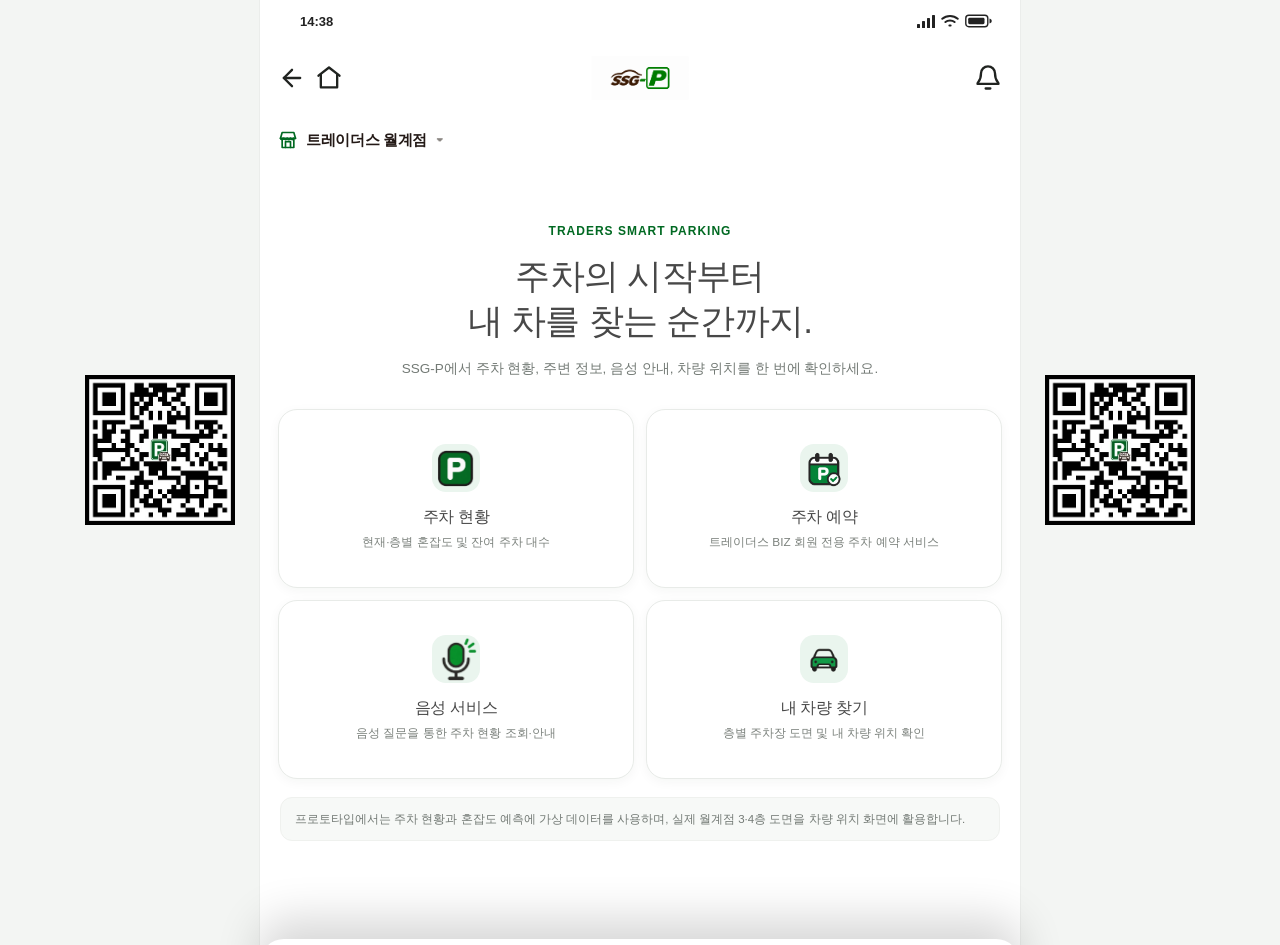
<file: ssgp-home.html>
<!doctype html><html lang="ko"><head><meta charset="UTF-8"><meta name="viewport" content="width=device-width,initial-scale=1.0">
<link rel="stylesheet" href="assets/css/style.css">
<link rel="stylesheet" href="assets/css/retail-polish.css?v=1">
<title>SSG-P</title><link rel="stylesheet" href="assets/css/ssgp-title-tone-fix.css?v=2"><link rel="stylesheet" href="assets/css/ssgp-status-bar.css?v=11"></head>
<body data-page="home"><div class="app">
<header class="header"><div class="logo-row"><a href="index.html"><img class="logo-img" src="assets/images/로고.png" alt="SSG-P 로고" onerror="this.style.display='none';this.nextElementSibling.style.display='block'"><div class="logo-fallback">SSG-P</div></a></div>
<div class="header-inner"><button class="store-trigger" id="storeTrigger">
<span class="store-icon">
  <svg width="20" height="20"
       viewBox="0 0 24 24"
       fill="none"
       stroke="#016922"
       stroke-width="2"
       stroke-linecap="round"
       stroke-linejoin="round"
       aria-hidden="true">
    <path d="M3 10h18"/>
    <path d="M5 10V21h14V10"/>
    <path d="M3 10l2-7h14l2 7"/>
    <path d="M9 21v-7h6v7"/>
    <path d="M3 10c0 2 4 2 4 0"/>
    <path d="M7 10c0 2 4 2 4 0"/>
    <path d="M11 10c0 2 4 2 4 0"/>
    <path d="M15 10c0 2 4 2 4 0"/>
  </svg>
</span>
<span id="currentStoreName">스타필드마켓 월계점</span><span class="chev">⌄</span></button></div></header>
<main>
<section class="hero"><div class="eyebrow">TRADERS SMART PARKING</div><h1>주차의 시작부터<br>내 차를 찾는 순간까지.</h1><p>SSG-P에서 주차 현황, 주변 정보, 음성 안내, 차량 위치를 한 번에 확인하세요.</p></section>
<section class="home-grid">
<a class="home-card" href="parking.html"><div><div class="icon-box" data-icon="parking"></div><h2>주차 현황</h2><p>현재·층별 혼잡도 및 잔여 주차 대수</p></div></a>
<a class="home-card" href="reservation.html">
  <div>
    <div class="icon-box" data-icon="reservation"></div>
    <h2>주차 예약</h2>
    <p>트레이더스 BIZ 회원 전용 주차 예약 서비스</p>
  </div>
</a>
<a class="home-card" href="voice.html"><div><div class="icon-box" data-icon="mic"></div><h2>음성 서비스</h2><p>음성 질문을 통한 주차 현황 조회·안내</p></div></a>
<a class="home-card" href="vehicle.html"><div><div class="icon-box" data-icon="car"></div><h2>내 차량 찾기</h2><p>층별 주차장 도면 및 내 차량 위치 확인</p></div></a>
</section>
<div class="note">프로토타입에서는 주차 현황과 혼잡도 예측에 가상 데이터를 사용하며, 실제 월계점 3·4층 도면을 차량 위치 화면에 활용합니다.</div>
</main>
<div class="drawer-overlay" id="drawerOverlay"></div>
<aside class="store-drawer" id="storeDrawer">
  <div class="drawer-grip"></div>
  <div class="drawer-head"><h2>점포 선택</h2><button class="close-btn" id="drawerClose">×</button></div>
  <div class="store-section"><h3>즐겨찾는 점포</h3><div id="favoriteStores"></div></div>
  <div class="store-section"><h3>전체 점포</h3><div id="allStores"></div></div>
</aside>
</div><script src="assets/js/icons.js?v=3"></script><script src="assets/js/main.js"></script>
      <script src="assets/js/detail-header.js?v=20261108-1"></script><script src="assets/js/ssgp-status-bar.js?v=5"></script>
      <script src="assets/js/fixed-side-qr.js?v=1"></script>
      </body></html>
</file>
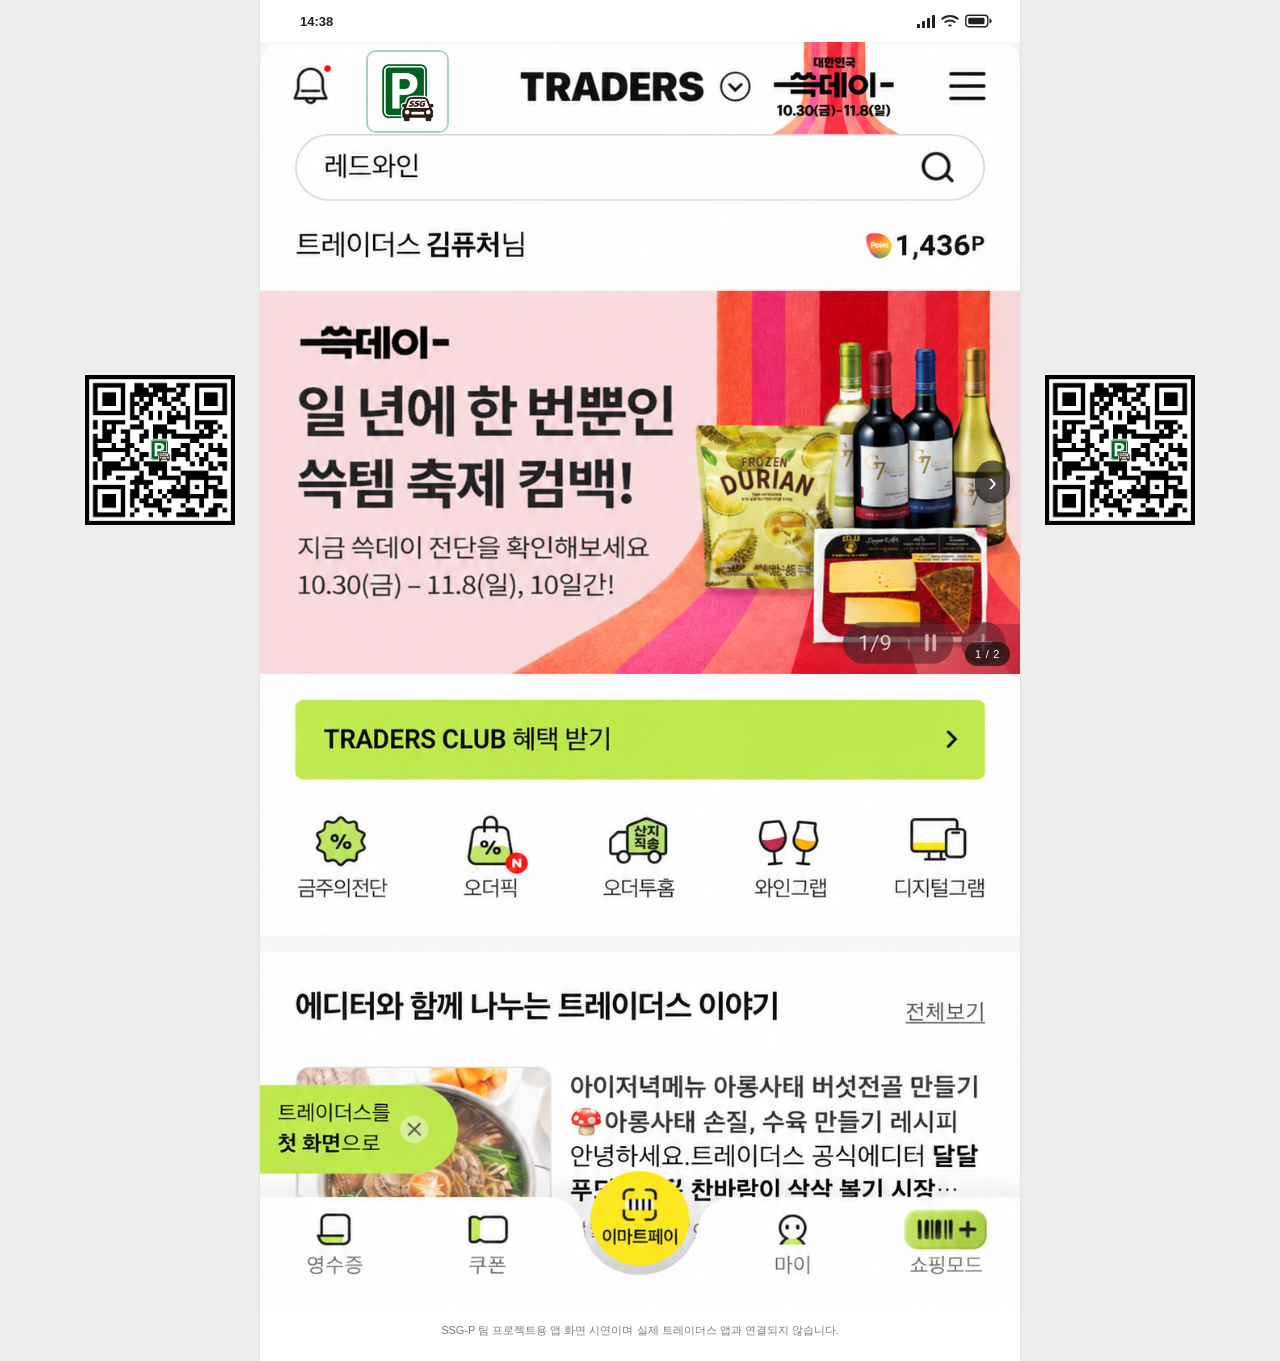
<file: traders.html>
<!doctype html>
<html lang="ko">
<head>
  <meta charset="utf-8">
  <meta name="viewport" content="width=device-width,initial-scale=1">
  <title>트레이더스 · SSG-P 시연</title>

<link rel="stylesheet" href="assets/css/app-entry.css?v=3">
<link rel="stylesheet" href="assets/css/ssgp-status-bar.css?v=12">
</head>
<body>
  <main class="app-frame">
    <div class="app-screen">
      <img class="app-screenshot" src="assets/images/traders_main.png" alt="트레이더스 앱 메인화면 시연 이미지">
      <button id="brandToggle" class="brand-hotspot traders" type="button" aria-expanded="false" aria-controls="brandMenu" aria-label="트레이더스 브랜드 선택 열기"></button>
      <div id="brandMenu" class="brand-menu" hidden>
        <a class="brand-choice" href="emart.html" aria-label="이마트 선택">
          <span class="emart-logo-word"><span class="e">e</span><span class="mart">mart</span></span>
        </a>
        <div class="brand-choice disabled"><img src="assets/images/starfield_market_logo.png" alt="스타필드마켓"></div>
      </div>
      <a class="ssgp-entry-logo" href="ssgp-home.html" aria-label="깜빡이는 SSG-P 로고, 주차 서비스 열기">
        <img src="assets/images/ssgp_logo.png" alt="SSG-P 로고">
      </a>
      <section id="tradersCarousel" class="traders-carousel" data-slide="0" aria-label="트레이더스 메인 배너 슬라이드">
        <div class="carousel-track">
          <div class="carousel-slide original"><img src="assets/images/traders_original_banner.png" alt="트레이더스 쓱데이 배너"></div>
          <a class="carousel-slide promo" href="ssgp-home.html" aria-label="SSG-P 스마트 주차 서비스로 이동"><img src="assets/images/ssgp_promo_banner.png" alt="SSG-P 스마트 주차 홍보 배너"></a>
        </div>
        <button class="carousel-arrow left" type="button" data-prev aria-label="이전 배너">‹</button>
        <button class="carousel-arrow right" type="button" data-next aria-label="다음 배너, SSG-P">›</button>
        <span class="carousel-counter" aria-live="polite">1 / 2</span>
      </section>
    </div>
    <p class="project-disclaimer">SSG-P 팀 프로젝트용 앱 화면 시연이며 실제 트레이더스 앱과 연결되지 않습니다.</p>
  </main>
  <script src="assets/js/app-entry.js"></script>
  <script src="assets/js/ssgp-status-bar.js?v=5"></script>

<script src="assets/js/fixed-side-qr.js?v=1"></script>
</body>
</html>
</file>
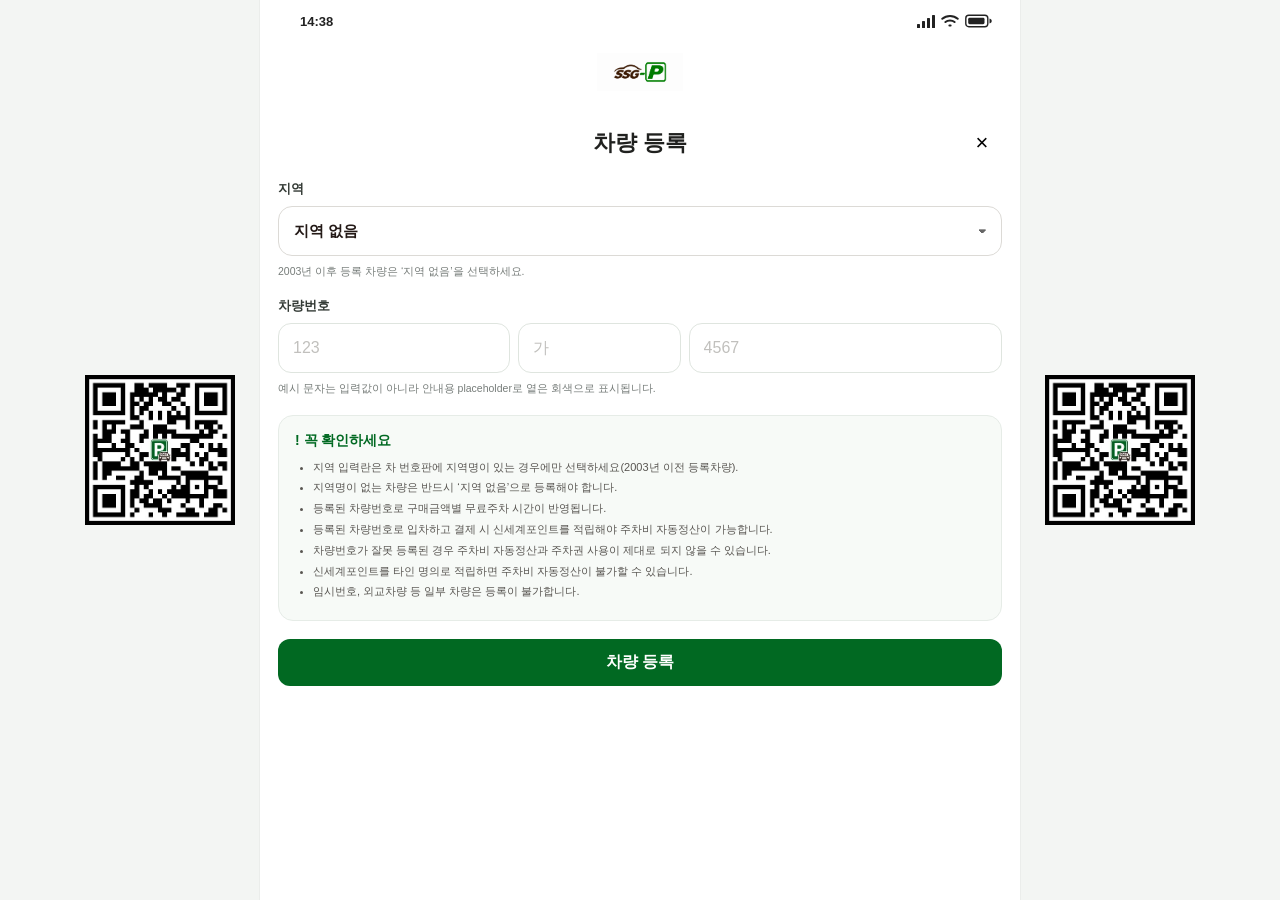
<file: vehicle-register.html>
<!doctype html><html lang="ko"><head><meta charset="UTF-8"><meta name="viewport" content="width=device-width,initial-scale=1.0">
<link rel="stylesheet" href="assets/css/style.css">
<link rel="stylesheet" href="assets/css/retail-polish.css?v=2">
<title>차량 등록 | SSG-P</title><link rel="stylesheet" href="assets/css/ssgp-status-bar.css?v=11"></head><body data-page="register" class="form-page"><div class="app"><div class="logo-row"><a href="index.html"><img class="logo-img" src="assets/images/로고.png" alt="SSG-P 로고" onerror="this.style.display='none';this.nextElementSibling.style.display='block'"><div class="logo-fallback">SSG-P</div></a></div>
<main>
<div class="modal-top"><div></div><h1>차량 등록</h1><button class="x-btn" onclick="location.href='vehicle.html'">×</button></div>
<form id="vehicleForm">
  <div class="field"><label for="region">지역</label><select class="select" id="region" name="region">
    <option>지역 없음</option><option>서울</option><option>부산</option><option>대구</option><option>인천</option><option>광주</option><option>대전</option><option>울산</option><option>경기</option><option>강원</option><option>충북</option><option>충남</option><option>전북</option>
  </select><div class="help">2003년 이후 등록 차량은 ‘지역 없음’을 선택하세요.</div></div>
  <div class="field"><label>차량번호</label><div class="plate-grid">
    <input class="input" name="front" inputmode="numeric" maxlength="3" placeholder="123" required>
    <input class="input" name="middle" maxlength="1" placeholder="가" required>
    <input class="input" name="back" inputmode="numeric" maxlength="4" placeholder="4567" required>
  </div><div class="help">예시 문자는 입력값이 아니라 안내용 placeholder로 옅은 회색으로 표시됩니다.</div></div>
  <div class="check-box"><h3>! 꼭 확인하세요</h3><ul>
    <li>지역 입력란은 차 번호판에 지역명이 있는 경우에만 선택하세요(2003년 이전 등록차량).</li>
    <li>지역명이 없는 차량은 반드시 ‘지역 없음’으로 등록해야 합니다.</li>
    <li>등록된 차량번호로 구매금액별 무료주차 시간이 반영됩니다.</li>
    <li>등록된 차량번호로 입차하고 결제 시 신세계포인트를 적립해야 주차비 자동정산이 가능합니다.</li>
    <li>차량번호가 잘못 등록된 경우 주차비 자동정산과 주차권 사용이 제대로 되지 않을 수 있습니다.</li>
    <li>신세계포인트를 타인 명의로 적립하면 주차비 자동정산이 불가할 수 있습니다.</li>
    <li>임시번호, 외교차량 등 일부 차량은 등록이 불가합니다.</li>
  </ul></div>
  <button class="primary full" style="margin-top:18px" type="submit">차량 등록</button>
</form>
</main>
</div><script src="assets/js/icons.js?v=3"></script><script src="assets/js/main.js"></script><script src="assets/js/vehicle-ui-patch.js?v=4"></script>
      <script src="assets/js/vehicle-registered-ticket.js?v=3"></script><script src="assets/js/ssgp-status-bar.js?v=2"></script>
      <script src="assets/js/fixed-side-qr.js?v=1"></script>
      </body></html>
</file>
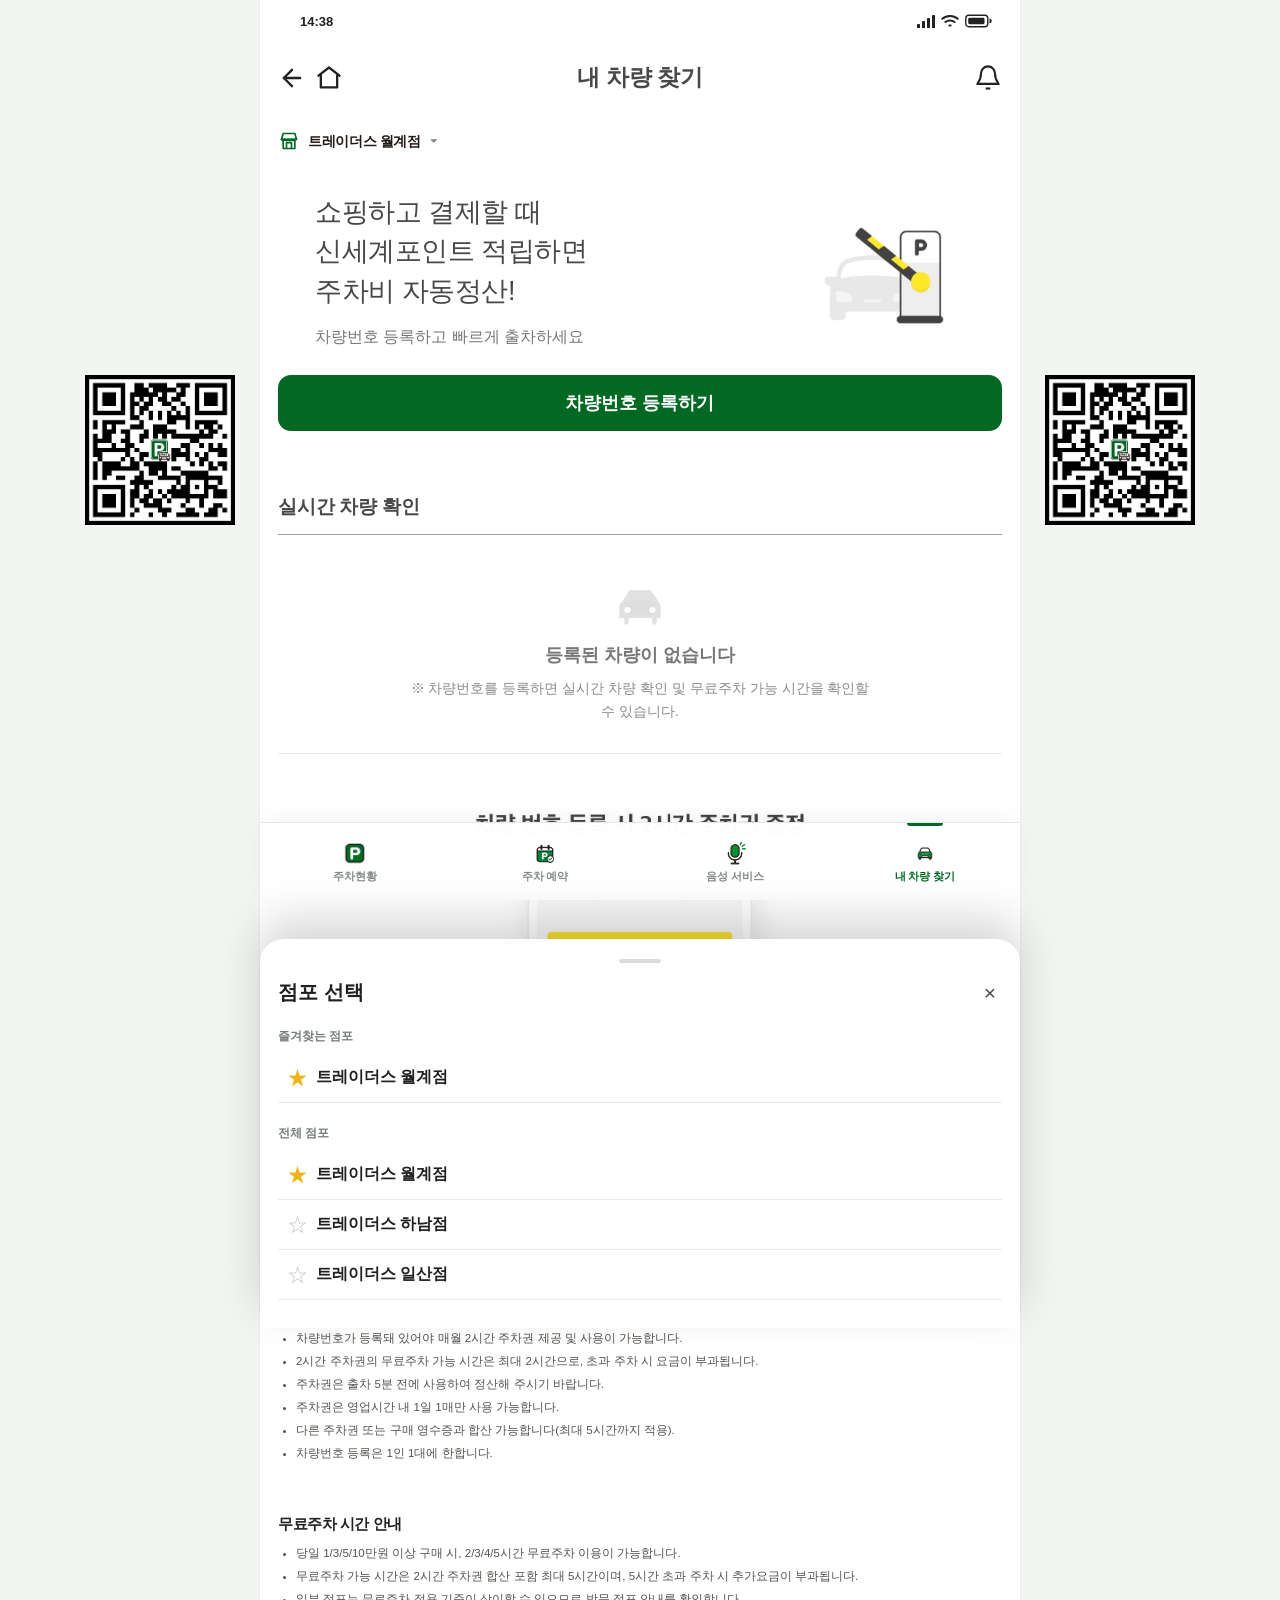
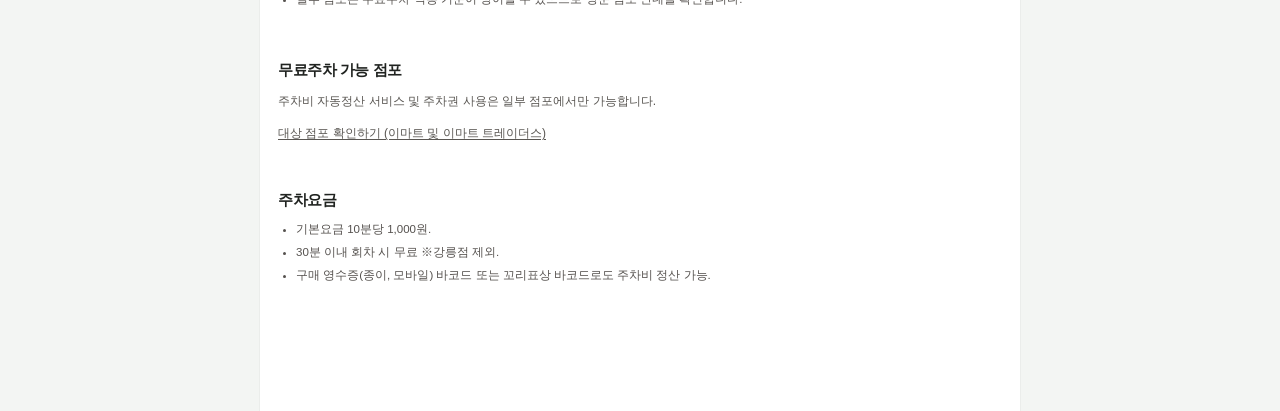
<file: vehicle.html>
<!doctype html><html lang="ko"><head><meta charset="UTF-8"><meta name="viewport" content="width=device-width,initial-scale=1.0">
<link rel="stylesheet" href="assets/css/style.css">
<link rel="stylesheet" href="assets/css/retail-polish.css?v=2">
<link rel="stylesheet" href="assets/css/vehicle-layout-fix.css?v=1"><link rel="stylesheet" href="assets/css/vehicle-locator-mobile-fix.css?v=2">
  <title>내 차량 찾기 | SSG-P</title><link rel="stylesheet" href="assets/css/page-align-fix.css?v=1"><link rel="stylesheet" href="assets/css/ssgp-title-tone-fix.css?v=2"><link rel="stylesheet" href="assets/css/ssgp-status-bar.css?v=11">
<link rel="stylesheet" href="assets/css/vehicle-reservation-tab.css?v=4">
<link rel="stylesheet" href="assets/css/ssgp-close-header-fix.css?v=1"></head><body data-page="vehicle" class=""><div class="app">
<header class="header">
  <div class="logo-row">
    <a href="index.html">
      <img class="logo-img" src="assets/images/로고.png" alt="SSG-P 로고" onerror="this.style.display='none';this.nextElementSibling.style.display='block'">
      <div class="logo-fallback">SSG-P</div>
    </a>
  </div>
  <div class="header-inner">
    <button class="store-trigger" id="storeTrigger">
<span class="store-icon">
  <svg width="20" height="20"
       viewBox="0 0 24 24"
       fill="none"
       stroke="#016922"
       stroke-width="2"
       stroke-linecap="round"
       stroke-linejoin="round"
       aria-hidden="true">
    <path d="M3 10h18"/>
    <path d="M5 10V21h14V10"/>
    <path d="M3 10l2-7h14l2 7"/>
    <path d="M9 21v-7h6v7"/>
    <path d="M3 10c0 2 4 2 4 0"/>
    <path d="M7 10c0 2 4 2 4 0"/>
    <path d="M11 10c0 2 4 2 4 0"/>
    <path d="M15 10c0 2 4 2 4 0"/>
  </svg>
</span>
<span id="currentStoreName">스타필드마켓 월계점</span><span class="chev">⌄</span></button>
    <div class="title-line">
      <h1 class="page-title">내 차량 찾기</h1>
      <a class="bell-btn" href="notifications.html" aria-label="알림함"><span data-icon="bell"></span>
<span class="badge" style="display:none"></span>
</a>
    </div>
  </div>
</header>

<main>
<section class="card vehicle-intro">
  <h2>차량 등록</h2><p>이 페이지는 차량 등록과 위치 확인 기능을 시뮬레이션합니다. 실제 신세계포인트 계정·주차 정산 시스템에는 연결되지 않습니다.</p>
  <a class="primary full" style="margin-top:18px" href="vehicle-register.html">차량 등록 바로가기</a>
</section>

<section class="policy-section"><h3>이용 안내</h3><ul>
<li>차량번호가 등록돼 있어야 쇼핑 후 결제 시 결제금액에 따른 무료주차 시간이 자동 계산되어 제공됩니다.</li>
<li>등록된 차량번호로 입차하고, 결제 시 신세계포인트를 적립해야 주차비 자동정산이 가능합니다.</li>
<li>차량번호가 등록돼 있어야 매월 2시간 주차권 제공 및 사용이 가능합니다.</li>
<li>2시간 주차권의 무료주차 가능 시간은 최대 2시간으로, 초과 주차 시 요금이 부과됩니다.</li>
<li>주차권은 출차 5분 전에 사용하여 정산해 주시기 바랍니다.</li>
<li>주차권은 영업시간 내 1일 1매만 사용 가능합니다.</li>
<li>다른 주차권 또는 구매 영수증과 합산 가능합니다(최대 5시간까지 적용).</li>
<li>차량번호 등록은 1인 1대에 한합니다.</li>
</ul></section>

<section class="policy-section"><h3>무료주차 시간 안내</h3><ul>
<li>당일 1/3/5/10만원 이상 구매 시, 2/3/4/5시간 무료주차 이용이 가능합니다.</li>
<li>무료주차 가능 시간은 2시간 주차권 합산 포함 최대 5시간이며, 5시간 초과 주차 시 추가요금이 부과됩니다.</li>
<li>일부 점포는 무료주차 적용 기준이 상이할 수 있으므로 방문 점포 안내를 확인합니다.</li>
</ul></section>

<section class="policy-section"><h3>무료주차 가능 점포</h3><p style="font-size:12px;color:#595652;line-height:1.6">주차비 자동정산 서비스 및 주차권 사용은 일부 점포에서만 가능합니다.</p><a class="inline-link" href="eligible-stores.html">대상 점포 확인하기 (이마트 및 이마트 트레이더스)</a></section>

<section class="policy-section"><h3>주차요금</h3><ul><li>기본요금 10분당 1,000원.</li><li>30분 이내 회차 시 무료 ※강릉점 제외.</li><li>구매 영수증(종이, 모바일) 바코드 또는 꼬리표상 바코드로도 주차비 정산 가능.</li></ul></section>

<section class="vehicle-locator" id="vehicleLocator" hidden>
  <div class="section-head"><div><h2>내 차량 위치 확인</h2><p>프로토타입에서는 등록 차량과 주차면을 연결해 위치를 시뮬레이션합니다.</p></div></div>

<div class="vehicle-summary">
  <div>
    <span>등록 차량</span>
    <strong data-vehicle-number>123가4567</strong>
  </div>

  <div>
    <span>저장된 위치</span>
    <strong id="selectedSpotName">
      4층 · 지정 주차면 (시뮬레이션)
    </strong>
  </div>
</div>

<div style="display:flex; justify-content:flex-end; margin-top:12px;">
  <button
    id="deleteVehicleBtn"
    type="button"
    class="small-btn"
    style="color:#E3483F; margin-top:0;"
  >
    차량 등록 해제
  </button>
</div>

  <div class="floor-tabs" style="margin-top:12px"><button class="floor-tab" data-map-floor="3층">3층</button><button class="floor-tab active" data-map-floor="4층">4층</button><button class="floor-tab" data-map-floor="5층">5층</button></div>
  <div class="floor-map-box" id="floorMapBox"><img id="floorMap" src="assets/images/floor4_cropped.png" alt="주차장 도면"><div class="car-pin" id="carPin" role="img" aria-label="내 차량 위치">●</div><div class="map-disclaimer" id="floorMapLabel">4층 실제 도면에서 주차장 영역만 추출</div></div>
  <p class="floor-map-note">
  차량 등록 후 지정된 주차면에
  차량 위치가 자동으로 표시됩니다.
  차량 위치는 시뮬레이션용으로 고정되어 있습니다.
</p><p class="floor-map-note"></p>
</section><section class="notice-card" id="noVehicleMsg"><h3>등록된 차량이 없습니다</h3><p>차량 등록 바로가기로 차량번호를 저장하면 주차장 도면과 위치 확인 영역이 나타납니다.</p></section>
</main>
<nav class="bottom-nav"><a class="nav-item " href="parking.html"><span data-icon="parking"></span><span>주차현황</span></a><a class="nav-item" href="reservation.html">
  <span data-icon="reservation"></span>
  <span>주차 예약</span>
</a><a class="nav-item " href="voice.html"><span data-icon="mic"></span><span>음성 서비스</span></a><a class="nav-item active" href="vehicle.html"><span data-icon="car"></span><span>내 차량 찾기</span></a></nav>
<div class="drawer-overlay" id="drawerOverlay"></div>
<aside class="store-drawer" id="storeDrawer">
  <div class="drawer-grip"></div>
  <div class="drawer-head"><h2>점포 선택</h2><button class="close-btn" id="drawerClose">×</button></div>
  <div class="store-section"><h3>즐겨찾는 점포</h3><div id="favoriteStores"></div></div>
  <div class="store-section"><h3>전체 점포</h3><div id="allStores"></div></div>
</aside>
</div><script src="assets/js/icons.js?v=3"></script><script src="assets/js/main.js?v=3"></script>
      <script src="assets/js/vehicle-ui-patch.js?v=4"></script>
      <script src="assets/js/vehicle-registered-ticket.js?v=3"></script><script src="assets/js/vehicle-layout-fix.js?v=1"></script>
      <script src="assets/js/vehicle-locator-mobile-fix.js?v=1"></script><script src="assets/js/ssgp-status-bar.js?v=5"></script>
      <script src="assets/js/vehicle-reservation-tab.js?v=7"></script>
      <script src="assets/js/vehicle-hanam-map.js?v=1"></script>

      <script src="assets/js/fixed-side-qr.js?v=1"></script>
      </body></html>
</file>
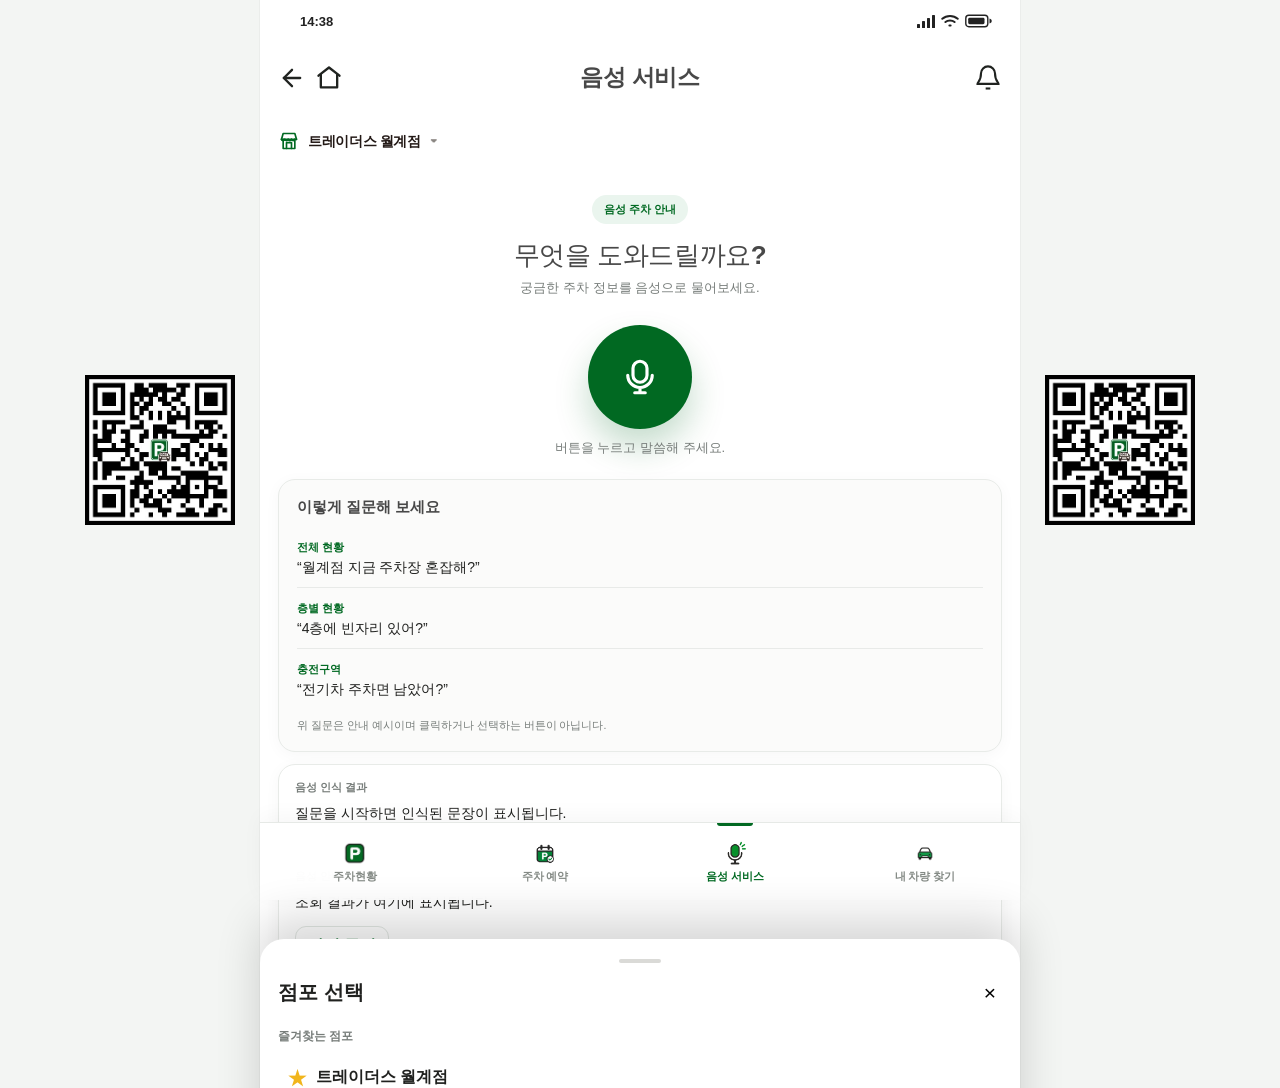
<file: voice.html>
<!doctype html><html lang="ko"><head><meta charset="UTF-8"><meta name="viewport" content="width=device-width,initial-scale=1.0">
<link rel="stylesheet" href="assets/css/style.css">
<link rel="stylesheet" href="assets/css/retail-polish.css?v=2">
<title>음성 서비스 | SSG-P</title><link rel="stylesheet" href="assets/css/ssgp-title-tone-fix.css?v=2"><link rel="stylesheet" href="assets/css/ssgp-status-bar.css?v=11"></head><body data-page="voice" class=""><div class="app">
<header class="header">
  <div class="logo-row">
    <a href="index.html">
      <img class="logo-img" src="assets/images/로고.png" alt="SSG-P 로고" onerror="this.style.display='none';this.nextElementSibling.style.display='block'">
      <div class="logo-fallback">SSG-P</div>
    </a>
  </div>
  <div class="header-inner">
    <button class="store-trigger" id="storeTrigger">
<span class="store-icon">
  <svg width="20" height="20"
       viewBox="0 0 24 24"
       fill="none"
       stroke="#016922"
       stroke-width="2"
       stroke-linecap="round"
       stroke-linejoin="round"
       aria-hidden="true">
    <path d="M3 10h18"/>
    <path d="M5 10V21h14V10"/>
    <path d="M3 10l2-7h14l2 7"/>
    <path d="M9 21v-7h6v7"/>
    <path d="M3 10c0 2 4 2 4 0"/>
    <path d="M7 10c0 2 4 2 4 0"/>
    <path d="M11 10c0 2 4 2 4 0"/>
    <path d="M15 10c0 2 4 2 4 0"/>
  </svg>
</span>
<span id="currentStoreName">스타필드마켓 월계점</span><span class="chev">⌄</span></button>
    <div class="title-line">
      <h1 class="page-title">음성 서비스</h1>
      <a class="bell-btn" href="notifications.html" aria-label="알림함"><span data-icon="bell"></span>
<span class="badge" style="display:none"></span>
</a>
    </div>
  </div>
</header>

<main>
<section class="voice-wrap">
  <span class="voice-subtitle">음성 주차 안내</span><h2>무엇을 도와드릴까요?</h2><p>궁금한 주차 정보를 음성으로 물어보세요.</p>
  <button class="mic" id="micBtn" aria-label="음성 질문 시작"><span class="voice-main-mic">
  <svg viewBox="0 0 24 24" width="42" height="42"
       fill="none" stroke="#ffffff" stroke-width="1.8"
       stroke-linecap="round" stroke-linejoin="round"
       aria-hidden="true">
    <rect x="8" y="3" width="8" height="12" rx="4"/>
    <path d="M5 11a7 7 0 0 0 14 0M12 18v3M9 21h6"/>
  </svg>
</span></button><p id="micStatus">버튼을 누르고 말씀해 주세요.</p>
  <div class="guide"><h3>이렇게 질문해 보세요</h3>
    <div class="guide-row"><b>전체 현황</b><p>“지금 주차장 혼잡해?”</p></div>
    <div class="guide-row"><b>층별 현황</b><p>“4층에 빈자리 있어?”</p></div>
    <div class="guide-row"><b>충전구역</b><p>“전기차 충전할 곳 있어?”</p></div>
    <small>위 질문은 안내 예시이며 클릭하거나 선택하는 버튼이 아닙니다.</small>
  </div>
  <div class="result-card"><label>음성 인식 결과</label><p id="recognized">질문을 시작하면 인식된 문장이 표시됩니다.</p></div>
  <div class="result-card"><label>음성 안내 결과</label><p id="answer">조회 결과가 여기에 표시됩니다.</p><button class="small-btn" id="replay" disabled>다시 듣기</button></div>
</section>
</main>
<nav class="bottom-nav"><a class="nav-item " href="parking.html"><span data-icon="parking"></span><span>주차현황</span></a><a class="nav-item" href="reservation.html">
  <span data-icon="reservation"></span>
  <span>주차 예약</span>
</a><a class="nav-item active" href="voice.html"><span data-icon="mic"></span><span>음성 서비스</span></a><a class="nav-item " href="vehicle.html"><span data-icon="car"></span><span>내 차량 찾기</span></a></nav>
<div class="drawer-overlay" id="drawerOverlay"></div>
<aside class="store-drawer" id="storeDrawer">
  <div class="drawer-grip"></div>
  <div class="drawer-head"><h2>점포 선택</h2><button class="close-btn" id="drawerClose">×</button></div>
  <div class="store-section"><h3>즐겨찾는 점포</h3><div id="favoriteStores"></div></div>
  <div class="store-section"><h3>전체 점포</h3><div id="allStores"></div></div>
</aside>
</div><script src="assets/js/icons.js?v=3"></script><script src="assets/js/main.js"></script><script src="assets/js/voice-qa-extension.js"></script><script src="assets/js/ssgp-status-bar.js?v=5"></script>
      <script src="assets/js/fixed-side-qr.js?v=1"></script>
      </body></html>
</file>
<file: assets/css/app-entry.css>
:root {color-scheme:light;}
*{box-sizing:border-box}
html{scroll-behavior:smooth}
body{margin:0;background:#ededed;font-family:-apple-system,BlinkMacSystemFont,'Noto Sans KR','Malgun Gothic',Arial,sans-serif;color:#1d1d1d}
button,a{-webkit-tap-highlight-color:transparent}
.app-frame{position:relative;width:min(100%,760px);margin:0 auto;min-height:100vh;background:#fff;box-shadow:0 0 0 1px #0000000d;overflow:clip}
.app-screen{position:relative;width:100%;font-size:0;line-height:0}
.app-screen>.app-screenshot{display:block;width:100%;height:auto;user-select:none;-webkit-user-drag:none}
.brand-hotspot{position:absolute;z-index:5;border:0;background:transparent;cursor:pointer;padding:0}
.brand-hotspot:focus-visible{outline:3px solid #016922;border-radius:7px}
/* The hotspots are percentages of the original screenshot's geometry */
.brand-hotspot.emart{left:53.9%;top:1.1%;width:8.8%;height:5.4%}
.brand-hotspot.traders{left:59.2%;top:.65%;width:7%;height:5.1%}
.brand-menu{position:absolute;z-index:20;top:6.3%;left:50%;transform:translateX(-50%);width:48%;max-width:290px;border:1.5px solid #242424;border-radius:10px;background:#fff;padding:9px 13px;box-shadow:0 7px 22px #00000029;font-size:16px;line-height:1.4}
.brand-menu[hidden]{display:none!important}
.brand-choice{display:flex;align-items:center;justify-content:center;width:100%;min-height:49px;text-decoration:none;background:#fff;border:0;color:#1b1b1b;font-size:19px;font-weight:900;cursor:pointer}
.brand-choice+.brand-choice{border-top:1px solid #eee}
.brand-choice.disabled{cursor:default;pointer-events:none}
.brand-choice img{display:block;max-height:38px;max-width:100%;object-fit:contain}
.emart-logo-word{font-size:25px;font-weight:900;letter-spacing:-1.1px}.emart-logo-word .e{color:#f8b718}.emart-logo-word .mart{color:#1d1d1d}
/* The logo is placed between the bell and TRADERS brand mark. */
.ssgp-entry-logo{position:absolute;z-index:6;top:.8%;left:14.2%;width:10.4%;aspect-ratio:1;display:block;border-radius:8px;overflow:hidden;background:#fff;box-shadow:0 0 0 2px #01692250;animation:logo-blink 1.45s ease-in-out infinite}
.ssgp-entry-logo img{display:block;width:100%;height:100%;object-fit:contain}
.ssgp-entry-logo:focus-visible{outline:3px solid #1baf58;outline-offset:4px}
@keyframes logo-blink{0%,100%{opacity:1;box-shadow:0 0 0 2px #01692260,0 0 12px #01692230}50%{opacity:.42;box-shadow:0 0 0 5px #04a54e70,0 0 23px #04a54e94}}
@media (prefers-reduced-motion:reduce){.ssgp-entry-logo{animation:none}}
/* The carousel overlays exactly the existing banner rectangle within the screenshot.
   Native screenshot size: 941 x 1561; original banner y=297..773. */

.traders-carousel{position:absolute;z-index:4;top:19.55%;left:0;width:100%;height:30.32%;overflow:hidden;background:#f6d9d8;font-size:14px;line-height:normal}
.carousel-track{display:flex;width:200%;height:100%;transform:translateX(0);transition:transform .38s cubic-bezier(.2,.8,.2,1);will-change:transform}
.traders-carousel[data-slide="1"] .carousel-track{transform:translateX(-50%)}
.carousel-slide{position:relative;flex:0 0 50%;width:50%;height:100%;overflow:hidden;display:block}
.carousel-slide>img{display:block;width:100%;height:100%;object-fit:cover;object-position:center}
.carousel-slide.promo{cursor:pointer}
.carousel-slide.promo:focus-visible{outline:4px solid #f2c42a;outline-offset:-4px}
.carousel-arrow{position:absolute;z-index:5;top:50%;transform:translateY(-50%);width:35px;height:43px;border:0;border-radius:22px;background:rgba(15,15,15,.64);color:#fff;font-size:26px;display:grid;place-items:center;cursor:pointer;box-shadow:0 3px 10px #0002}
.carousel-arrow.right{right:10px}.carousel-arrow.left{left:10px;display:none}
.traders-carousel[data-slide="1"] .carousel-arrow.left{display:grid}
.traders-carousel[data-slide="1"] .carousel-arrow.right{display:none}
.carousel-arrow:focus-visible{outline:3px solid #ffcd24;outline-offset:3px}
.carousel-counter{position:absolute;z-index:5;bottom:8px;right:10px;padding:4px 10px;border-radius:30px;background:rgba(21,18,18,.72);color:white;font-size:11px;line-height:1.5;letter-spacing:.7px}
.carousel-slide.original::after{content:"";position:absolute;right:0;bottom:0;width:28%;height:13%;background:linear-gradient(110deg,rgba(193,41,53,0),rgba(168,37,55,.62));pointer-events:none}
.project-disclaimer{margin:0 auto;max-width:760px;padding:12px 15px 22px;font-size:11px;line-height:1.5;color:#7b7b7b;text-align:center;background:#fff}
@media(max-width:375px){.brand-menu{width:52%;padding:6px 10px}.brand-choice{min-height:43px;font-size:16px}.carousel-arrow{width:30px;height:38px;font-size:22px}}
</file>
<file: assets/css/ssgp-status-bar.css>
/* SSG-P 모바일 상태바 */
.ssgp-status-bar {
  box-sizing: border-box;
  display: flex;
  flex: 0 0 auto;
  align-items: center;
  justify-content: space-between;

  width: 100%;
  max-width: 100%;
  height: 30px;

  /* 시계와 배터리 아이콘의 좌우 여백 */
  padding: 3px 36px 0;

  background: #fff;
  color: #222;

  font-family: Arial, 'Noto Sans KR', sans-serif;
  font-size: 13px;
  font-weight: 650;
  line-height: 1;

  position: relative;
  z-index: 2;
}

/* 와이파이, 배터리, 통신 아이콘 정렬 */
.ssgp-status-icons {
  display: flex;
  align-items: center;
  gap: 6px;
}

.ssgp-status-icons svg {
  display: block;
  flex: none;
}
.ssgp-status-bar {
  box-sizing: border-box;
  display: flex;
  flex: 0 0 auto;
  align-items: center;
  justify-content: space-between;

  width: 100%;
  height: 42px;
  padding: 0 40px;

  background: #fff;
  color: #222;
  font-family: Arial, 'Noto Sans KR', sans-serif;
  font-size: 13px;
  font-weight: 650;
  line-height: 1;

  position: relative;
  z-index: 2;
}

.ssgp-status-icons {
  display: flex;
  align-items: center;
  gap: 6px;
}

.ssgp-status-icons svg {
  display: block;
  flex: none;
}
/* 상태바 오른쪽 아이콘만 살짝 오른쪽으로 이동 */
.ssgp-status-icons {
  transform: translateX(12px);
}
/* 시간·와이파이·배터리 상태바 상단 고정 */
.ssgp-status-bar {
  position: sticky !important;
  top: 0 !important;
  z-index: 100 !important;
  background: #fff !important;
}

/* 홈·뒤로가기·페이지 제목 헤더를 상태바 바로 아래 고정 */
.app > .header,
.app > .ssgp-detail-header {
  position: sticky !important;
  top: 42px !important;
  z-index: 90 !important;
}
/* 이마트·트레이더스 시작 화면의 상태바 고정 */
.app-frame > .ssgp-status-bar {
  position: sticky !important;
  top: 0 !important;
  z-index: 100 !important;
  background: #ffffff !important;
}
</file>
<file: assets/css/style.css>
:root{
  --green:#016922;
  --green-2:#0a7f31;
  --green-soft:#edf7f0;
  --black:#231916;
  --text:#231916;
  --muted:#74726f;
  --line:#e9e7e4;
  --bg:#f7f8f7;
  --white:#fff;
  --warning:#efb326;
  --danger:#e3483f;
  --success:#16a05d;
  --shadow:0 12px 28px rgba(35,25,22,.07);
  --radius:22px;
}

*{box-sizing:border-box}
html{scroll-behavior:smooth}
body{
  margin:0;background:var(--bg);color:var(--text);
  font-family:Pretendard,-apple-system,BlinkMacSystemFont,"Segoe UI","Noto Sans KR",Arial,sans-serif;
}
button,input,select{font:inherit}
a{text-decoration:none;color:inherit}
button{cursor:pointer}
.app{
  max-width:760px;min-height:100vh;margin:0 auto;background:var(--white);
  box-shadow:0 0 0 1px rgba(0,0,0,.03);
}
.header{
  position:sticky;top:0;z-index:60;background:rgba(255,255,255,.96);
  backdrop-filter:blur(10px);border-bottom:1px solid var(--line);
}
.logo-row{
  height:64px;display:flex;align-items:center;justify-content:center;position:relative;padding:0 20px;
}
.logo-img{max-height:38px;max-width:150px;object-fit:contain}
.logo-fallback{display:none;font-size:27px;font-weight:900;color:var(--green);letter-spacing:-1.2px}
.header-inner{padding:0 18px 14px}
.store-trigger{
  display:flex;align-items:center;gap:8px;border:0;background:transparent;padding:8px 0;
  font-weight:800;color:var(--black);max-width:85%;
}
.star{color:#f1b51c;font-size:18px}
.chev{color:var(--muted)}
.title-line{
  display:flex;align-items:center;justify-content:space-between;gap:16px;margin-top:6px;
}
.page-title{font-size:25px;font-weight:900;letter-spacing:-.7px;margin:0}
.bell-btn{
  width:42px;height:42px;border:1px solid var(--line);border-radius:14px;background:#fff;
  display:grid;place-items:center;position:relative;color:var(--black)
}
.bell-btn svg{width:22px;height:22px}
.badge{
  position:absolute;right:-3px;top:-4px;min-width:18px;height:18px;padding:0 5px;border-radius:10px;
  background:var(--danger);color:white;font-size:10px;font-weight:900;display:grid;place-items:center
}
main{padding:24px 18px 104px}
.hero{padding:18px 2px 20px}
.hero .eyebrow{color:var(--green);font-weight:900;font-size:13px}
.hero h1{font-size:30px;line-height:1.23;letter-spacing:-1.2px;margin:10px 0 8px}
.hero p{color:var(--muted);line-height:1.7;margin:0}
.home-grid{display:grid;grid-template-columns:repeat(2,1fr);gap:12px}
.home-card{
  min-height:196px;border:1px solid var(--line);border-radius:24px;background:#fff;padding:22px 18px;
  display:flex;flex-direction:column;justify-content:space-between;box-shadow:var(--shadow);
  transition:.18s ease;
}
.home-card:hover{transform:translateY(-2px);border-color:#cfdccf}
.icon-box{
  width:46px;height:46px;border-radius:15px;background:var(--green-soft);display:grid;place-items:center;color:var(--green)
}
.icon-box svg{width:25px;height:25px}
.home-card h2{font-size:18px;margin:20px 0 6px;letter-spacing:-.3px}
.home-card p{font-size:12.5px;line-height:1.55;color:var(--muted);margin:0}
.note{
  font-size:11.5px;color:var(--muted);line-height:1.6;margin:18px 2px 0;
  padding:12px 14px;background:#fafafa;border-radius:14px
}

.section{margin-bottom:18px}
.card{background:#fff;border:1px solid var(--line);border-radius:var(--radius);box-shadow:var(--shadow)}
.card-pad{padding:20px}
.section-head{display:flex;align-items:flex-start;justify-content:space-between;gap:14px;margin-bottom:16px}
.section-head h2{font-size:18px;margin:0;letter-spacing:-.35px}
.section-head p{margin:5px 0 0;color:var(--muted);font-size:12.5px}
.status-hero{padding:22px}
.status-top{display:flex;justify-content:space-between;gap:16px;align-items:flex-start}
.status-label{font-size:13px;color:var(--muted);font-weight:700}
.status-rate{font-size:52px;line-height:1;font-weight:950;letter-spacing:-2px;margin:8px 0 4px}
.status-avail{font-size:15px;font-weight:800}
.siren-pill{
  display:flex;align-items:center;gap:7px;border-radius:999px;padding:8px 11px;font-size:12px;font-weight:900
}
.siren-dot{width:10px;height:10px;border-radius:50%;box-shadow:0 0 0 4px rgba(0,0,0,.04)}
.level-green{background:#edf8f1;color:#13814c}.level-green .siren-dot{background:#20a660}
.level-yellow{background:#fff7e5;color:#9e6b00}.level-yellow .siren-dot{background:#efb326}
.level-red{background:#fff0ef;color:#b82d26}.level-red .siren-dot{background:#e3483f}
.progress{height:10px;border-radius:999px;background:#efefed;overflow:hidden;margin:18px 0 16px}
.progress > span{display:block;height:100%;background:var(--green);border-radius:999px}
.type-row{display:grid;grid-template-columns:repeat(3,1fr);gap:8px}
.type-box{padding:14px 10px;border:1px solid var(--line);border-radius:16px;background:#fbfbfa}
.type-box span{display:block;color:var(--muted);font-size:11px;margin-bottom:5px}
.type-box strong{font-size:18px}
.floor-tabs,.seg-tabs{display:flex;gap:8px;overflow:auto;padding-bottom:3px}
.floor-tab,.seg-tab{
  flex:0 0 auto;border:1px solid var(--line);border-radius:999px;background:#fff;
  color:var(--muted);padding:9px 15px;font-weight:850;font-size:13px
}
.floor-tab.active,.seg-tab.active{background:var(--green);border-color:var(--green);color:#fff}
.floor-panel{display:none;margin-top:14px}
.floor-panel.active{display:block}
.floor-summary{
  padding:16px;border-radius:18px;background:#fbfcfb;border:1px solid var(--line)
}
.floor-summary-top{display:flex;justify-content:space-between;align-items:flex-start;gap:14px}
.floor-summary h3{margin:0 0 4px;font-size:17px}
.floor-summary p{margin:0;color:var(--muted);font-size:12px}
.pred-grid{display:grid;grid-template-columns:repeat(3,1fr);gap:8px}
.pred{padding:15px 8px;border:1px solid var(--line);border-radius:17px;text-align:center}
.pred span{display:block;color:var(--muted);font-size:11px;margin-bottom:7px}
.pred strong{display:block;font-size:18px;margin-top:7px}
.alert-card{
  padding:18px;display:flex;align-items:center;justify-content:space-between;gap:16px
}
.alert-card h3{margin:0 0 5px;font-size:16px}
.alert-card p{margin:0;color:var(--muted);font-size:12px;line-height:1.55}
.switch{position:relative;width:54px;height:30px;flex:0 0 auto}
.switch input{display:none}
.switch span{position:absolute;inset:0;background:#d9d9d6;border-radius:999px;transition:.2s}
.switch span:after{content:"";position:absolute;width:24px;height:24px;left:3px;top:3px;background:#fff;border-radius:50%;transition:.2s;box-shadow:0 2px 5px rgba(0,0,0,.15)}
.switch input:checked + span{background:var(--green)}
.switch input:checked + span:after{transform:translateX(24px)}

.bottom-nav{
  position:fixed;z-index:70;bottom:0;left:50%;transform:translateX(-50%);
  width:min(760px,100%);height:78px;background:rgba(255,255,255,.98);
  border-top:1px solid var(--line);display:grid;grid-template-columns:repeat(4,1fr)
}
.nav-item{
  display:flex;flex-direction:column;align-items:center;justify-content:center;gap:4px;
  color:#8a8986;font-size:10.5px;font-weight:800
}
.nav-item svg{width:22px;height:22px}
.nav-item.active{color:var(--green)}
.nav-item.active:before{content:"";position:absolute;top:0;width:36px;height:3px;border-radius:0 0 4px 4px;background:var(--green)}
.nav-item{position:relative}

.drawer-overlay{position:fixed;inset:0;background:rgba(35,25,22,.32);z-index:90;opacity:0;pointer-events:none;transition:.2s}
.drawer-overlay.open{opacity:1;pointer-events:auto}
.store-drawer{
  position:fixed;z-index:100;left:50%;bottom:0;transform:translate(-50%,110%);
  width:min(760px,100%);max-height:78vh;overflow:auto;background:#fff;border-radius:26px 26px 0 0;
  padding:20px 18px 28px;transition:.25s ease;box-shadow:0 -20px 45px rgba(0,0,0,.16)
}
.store-drawer.open{transform:translate(-50%,0)}
.drawer-grip{width:42px;height:4px;background:#dadad7;border-radius:10px;margin:0 auto 16px}
.drawer-head{display:flex;justify-content:space-between;align-items:center}
.drawer-head h2{margin:0;font-size:20px}
.close-btn{border:0;background:transparent;font-size:21px}
.store-section{margin-top:22px}
.store-section h3{font-size:12px;color:var(--muted);margin-bottom:8px}
.store-item{display:grid;grid-template-columns:38px 1fr;align-items:center;min-height:50px;border-bottom:1px solid var(--line)}
.favorite-btn{border:0;background:transparent;font-size:21px;color:#c9c8c5}
.favorite-btn.on{color:#f1b51c}
.store-name-btn{border:0;background:transparent;text-align:left;padding:12px 0;font-weight:750;color:var(--text)}

.map-shell{
  height:330px;border-radius:22px;border:1px solid var(--line);
  background:linear-gradient(135deg,#f1f4f1,#f7f8f7);position:relative;overflow:hidden
}
.map-grid{
  position:absolute;inset:0;background:
  linear-gradient(90deg,transparent 49%,rgba(1,105,34,.06) 50%,transparent 51%),
  linear-gradient(transparent 49%,rgba(1,105,34,.06) 50%,transparent 51%);
  background-size:54px 54px
}
.map-center{
  position:absolute;left:50%;top:48%;transform:translate(-50%,-50%);text-align:center
}
.pin{width:42px;height:42px;border-radius:50% 50% 50% 0;background:var(--green);transform:rotate(-45deg);display:grid;place-items:center;margin:auto}
.pin:after{content:"";width:14px;height:14px;border-radius:50%;background:#fff}
.map-center strong{display:block;margin-top:12px;font-size:13px}
.info-list{display:grid;gap:10px;margin-top:14px}
.info-card{padding:16px;border:1px solid var(--line);border-radius:17px;background:#fff}
.info-card-top{display:flex;justify-content:space-between;gap:12px}
.info-card h3{margin:0 0 6px;font-size:15px}
.info-card p{margin:0;color:var(--muted);font-size:12px;line-height:1.55}
.tag{display:inline-flex;padding:5px 8px;border-radius:999px;background:var(--green-soft);color:var(--green);font-size:10px;font-weight:900}

.voice-wrap{text-align:center}
.voice-subtitle{display:inline-flex;background:var(--green-soft);color:var(--green);padding:7px 12px;border-radius:999px;font-size:11px;font-weight:900}
.voice-wrap h2{font-size:26px;margin:14px 0 6px;letter-spacing:-.7px}
.voice-wrap > p{color:var(--muted);margin:0;font-size:13px}
.mic{
  width:104px;height:104px;border-radius:50%;border:0;background:var(--green);
  color:#fff;margin:28px auto 10px;display:grid;place-items:center;box-shadow:0 18px 34px rgba(1,105,34,.23)
}
.mic svg{width:38px;height:38px}
.mic.listening{animation:pulse 1.2s infinite}
@keyframes pulse{0%{box-shadow:0 0 0 0 rgba(1,105,34,.3)}70%{box-shadow:0 0 0 20px rgba(1,105,34,0)}100%{box-shadow:0 0 0 0 rgba(1,105,34,0)}}
.guide{
  margin-top:22px;text-align:left;padding:18px;border:1px solid var(--line);border-radius:20px;background:#fbfbfa
}
.guide h3{margin:0 0 10px;font-size:15px}
.guide-row{padding:10px 0;border-top:1px solid var(--line)}
.guide-row:first-of-type{border-top:0}
.guide-row b{font-size:11px;color:var(--green)}
.guide-row p{margin:4px 0 0;color:var(--text);font-size:14px}
.guide small{display:block;color:var(--muted);font-size:10.5px;margin-top:10px}
.result-card{text-align:left;margin-top:12px;padding:16px;border:1px solid var(--line);border-radius:18px;background:#fff}
.result-card label{display:block;color:var(--muted);font-size:10.5px;font-weight:800}
.result-card p{margin:7px 0 0;font-size:14px;line-height:1.6}
.small-btn{margin-top:12px;border:1px solid var(--line);background:#fff;border-radius:12px;padding:9px 12px;font-weight:800;color:var(--green)}

.vehicle-intro{
  padding:22px;text-align:center
}
.vehicle-intro h2{font-size:23px;margin:0 0 9px}
.vehicle-intro p{color:var(--muted);font-size:12.5px;line-height:1.65;margin:0}
.primary{
  display:inline-flex;justify-content:center;align-items:center;border:0;border-radius:14px;background:var(--green);
  color:#fff;font-weight:900;padding:13px 18px
}
.full{width:100%}
.policy-section{padding:18px;margin-top:12px;border:1px solid var(--line);border-radius:20px;background:#fff}
.policy-section h3{margin:0 0 10px;font-size:15px}
.policy-section ul{padding-left:18px;margin:0}
.policy-section li{font-size:11.5px;line-height:1.65;color:#55514e;margin:4px 0}
.inline-link{color:var(--green);font-weight:900;text-decoration:underline;text-underline-offset:3px}

.form-page main{padding-top:14px}
.modal-top{display:grid;grid-template-columns:40px 1fr 40px;align-items:center;margin-bottom:22px}
.modal-top h1{text-align:center;font-size:22px;margin:0}
.x-btn{grid-column:3;border:0;background:transparent;font-size:22px}
.field{margin-bottom:18px}
.field label{display:block;font-size:13px;font-weight:850;margin-bottom:8px}
.input, .select{
  width:100%;height:50px;border:1px solid #dcdad6;border-radius:14px;background:#fff;padding:0 14px;outline:none
}
.input:focus,.select:focus{border-color:var(--green);box-shadow:0 0 0 3px rgba(1,105,34,.08)}
.input::placeholder{color:#c1c0bd}
.plate-grid{display:grid;grid-template-columns:1fr .7fr 1.35fr;gap:8px}
.help{font-size:10.5px;color:var(--muted);line-height:1.55;margin-top:7px}
.check-box{padding:16px;border-radius:17px;background:#f7f8f7;border:1px solid var(--line)}
.check-box h3{margin:0 0 9px;color:var(--green);font-size:14px}
.check-box ul{padding-left:18px;margin:0}
.check-box li{font-size:11px;color:#595652;line-height:1.62;margin:3px 0}

.vehicle-locator{margin-top:18px}
.vehicle-summary{display:flex;justify-content:space-between;gap:14px;padding:16px;border:1px solid var(--line);border-radius:18px;background:#fff}
.vehicle-summary span{display:block;color:var(--muted);font-size:10px}
.vehicle-summary strong{display:block;margin-top:5px;font-size:16px}
.floor-map-box{margin-top:12px;border:1px solid var(--line);border-radius:20px;overflow:hidden;background:#fff;position:relative}
.floor-map-box img{width:100%;display:block}
.car-pin{
  position:absolute;left:64%;top:64%;transform:translate(-50%,-50%);
  width:44px;height:44px;border-radius:50%;background:var(--green);color:white;border:4px solid white;
  box-shadow:0 8px 18px rgba(0,0,0,.22);display:grid;place-items:center;font-size:20px
}
.map-disclaimer{padding:10px 12px;background:#fff;color:var(--muted);font-size:10.5px;line-height:1.5}
.floor-map-note{font-size:10.5px;color:var(--muted);margin-top:8px}

.notification-list{display:grid;gap:10px}
.notification{padding:16px;border:1px solid var(--line);border-radius:18px;background:#fff}
.notification time{font-size:10px;color:var(--muted)}
.notification h3{font-size:15px;margin:5px 0}
.notification p{font-size:12px;color:#5e5a56;line-height:1.55;margin:0}

.list-page .group{margin-bottom:20px}
.list-page h2{font-size:15px;color:var(--green);margin-bottom:8px}
.store-text-list{font-size:12px;line-height:1.7;color:#55514e}

@media(max-width:430px){
  main{padding-left:14px;padding-right:14px}
  .header-inner{padding-left:14px;padding-right:14px}
  .home-card{min-height:176px;padding:18px 14px}
  .home-card h2{font-size:16px}
  .home-card p{font-size:11.5px}
  .type-box strong{font-size:16px}
  .status-rate{font-size:46px}
}

/* v3 additions */
.status-count{display:flex;align-items:baseline;gap:3px;margin:13px 0 5px;white-space:nowrap;letter-spacing:-1.3px}
.status-count > strong{font-size:48px;color:var(--green);line-height:1;font-weight:950}
.count-denominator{font-size:22px;font-weight:850;color:#aaa9a5}
.status-rate-secondary{font-size:13px;color:var(--muted);margin-top:10px}
.status-rate-secondary strong{color:var(--black);font-size:16px;margin-left:5px}
.progress > span.is-yellow{background:var(--warning)}
.progress > span.is-red{background:var(--danger)}
.back-link{display:inline-flex;align-items:center;gap:6px;color:var(--green);font-size:14px;font-weight:900;padding:6px 0 19px}
.map-actual{height:380px;background:#f3f7f4;border:1px solid var(--line)}
.map-hint{font-size:12px;line-height:1.65;color:var(--muted);padding:11px 0}
.map-info-line{display:flex;justify-content:space-between;gap:12px;align-items:center}
.map-info-line small{font-size:11px;color:var(--muted)}
.info-card{cursor:pointer}
.info-card:hover{border-color:var(--green)}
.info-card button{border:0;background:none;text-align:left;padding:0;width:100%;color:inherit}
.info-card em{font-size:11px;color:var(--green);font-style:normal}
[hidden]{display:none!important}
.car-pin{font-size:15px;width:28px;height:28px;border:3px solid #fff;pointer-events:none}
.floor-map-box img{width:100%;height:auto;display:block;user-select:none}
.floor-map-box{cursor:crosshair}
.map-action-row{margin-top:10px}
@media(max-width:430px){.status-count > strong{font-size:38px}.count-denominator{font-size:16px}}

/* 주차현황 - 일반/장애인/전기차/경차 4칸 디자인 */

body[data-page="parking"] .status-hero > .type-row,
body[data-page="parking"] .floor-summary .type-row {
  display: grid !important;
  grid-template-columns: repeat(2, minmax(0, 1fr)) !important;
  gap: 10px !important;
}

/* 기존 경차 추가 스크립트의 큰 박스 설정 덮어쓰기 */
body[data-page="parking"] .status-hero .type-box,
body[data-page="parking"] .floor-summary .type-box {
  aspect-ratio: auto !important;
  height: auto !important;
  min-height: 88px !important;
  padding: 13px 15px !important;
  display: flex !important;
  flex-direction: column !important;
  justify-content: space-between !important;
  gap: 9px !important;
  border: 1px solid #e9e7e4;
  border-radius: 16px;
  background: #fbfbfa;
}

/* 제목 + 아이콘 */
body[data-page="parking"] .type-box > span {
  display: flex;
  align-items: center;
  gap: 7px;
  margin: 0;
  font-size: 12px;
  line-height: 1.4;
  color: #74726f;
  white-space: nowrap;
}

/* 아이콘 공통 */
body[data-page="parking"] .type-box > span::before {
  display: inline-flex;
  align-items: center;
  justify-content: center;
  flex-shrink: 0;
  width: 19px;
  height: 19px;
  font-size: 17px;
  line-height: 1;
}

/* 일반주차 */
body[data-page="parking"] .type-box:nth-child(1) > span::before {
  content: "🅿️";
}

/* 장애인주차 */
body[data-page="parking"] .type-box:nth-child(2) > span::before {
  content: "♿";
}

/* 전기차 충전 */
body[data-page="parking"] .type-box:nth-child(3) > span::before {
  content: "⚡";
}

/* 경차 */
body[data-page="parking"] .type-box:nth-child(4) > span::before {
  content: "🚗";
}

/* 잔여 면수 */
body[data-page="parking"] .type-box > strong {
  font-size: 19px;
  font-weight: 800;
  line-height: 1.2;
  color: #231916;
}

/* 휴대폰 화면 */
@media (max-width: 430px) {
  body[data-page="parking"] .status-hero .type-box,
  body[data-page="parking"] .floor-summary .type-box {
    padding: 11px 9px !important;
    min-height: 82px !important;
  }

  body[data-page="parking"] .type-box > span {
    font-size: 10px;
    gap: 4px;
  }

  body[data-page="parking"] .type-box > strong {
    font-size: 17px;
  }
}

/* 네 가지 주요 페이지의 상단 디자인 통일 */

body[data-page="parking"] .header-inner,
body[data-page="nearby"] .header-inner,
body[data-page="voice"] .header-inner,
body[data-page="vehicle"] .header-inner {
  padding: 0 18px 14px;
}

body[data-page="parking"] .title-line,
body[data-page="nearby"] .title-line,
body[data-page="voice"] .title-line,
body[data-page="vehicle"] .title-line {
  display: flex;
  align-items: center;
  justify-content: space-between;
  gap: 16px;
  margin-top: 6px;
}

body[data-page="parking"] .page-title,
body[data-page="nearby"] .page-title,
body[data-page="voice"] .page-title,
body[data-page="vehicle"] .page-title {
  margin: 0;
  font-size: 25px;
  font-weight: 900;
  line-height: 1.3;
  letter-spacing: -0.7px;
}

body[data-page="parking"] .store-trigger,
body[data-page="nearby"] .store-trigger,
body[data-page="voice"] .store-trigger,
body[data-page="vehicle"] .store-trigger {
  display: inline-flex;
  align-items: center;
  gap: 8px;
  font-size: 14px;
  font-weight: 800;
}

body[data-page="parking"] .store-icon,
body[data-page="nearby"] .store-icon,
body[data-page="voice"] .store-icon,
body[data-page="vehicle"] .store-icon {
  display: inline-flex;
  align-items: center;
  justify-content: center;
  width: 22px;
  height: 22px;
  color: #016922;
}
/* ===== 전체 혼잡도 가로 신호등 ===== */
.overall-signal-wrap{
  display:flex;
  flex-direction:column;
  align-items:center;
  gap:10px;
  min-width:170px;
}

.traffic-light.horizontal{
  display:flex;
  align-items:center;
  gap:12px;
  padding:12px 18px;
  background:#1e2b20;
  border-radius:999px;
  box-shadow:inset 0 0 0 1px rgba(0,0,0,.08), 0 6px 18px rgba(0,0,0,.08);
}

.traffic-light .light{
  width:34px;
  height:34px;
  border-radius:50%;
  background:#5e5e5e;
  opacity:.22;
  box-shadow:inset 0 3px 8px rgba(0,0,0,.35);
}

.traffic-light .light.on.green{
  background:#19b25d;
  opacity:1;
  box-shadow:0 0 14px rgba(25,178,93,.75);
}

.traffic-light .light.on.yellow{
  background:#f0b323;
  opacity:1;
  box-shadow:0 0 14px rgba(240,179,35,.75);
}

.traffic-light .light.on.red{
  background:#e3483f;
  opacity:1;
  box-shadow:0 0 14px rgba(227,72,63,.75);
}

.traffic-label{
  font-size:16px;
  font-weight:800;
  line-height:1;
}

.traffic-label.green{color:#0c8a46;}
.traffic-label.yellow{color:#c28a00;}
.traffic-label.red{color:#d23d35;}

/* ===== 층별용 단색 신호등 ===== */
.mini-signal{
  display:inline-flex;
  align-items:center;
  gap:8px;
  padding:8px 12px;
  border-radius:999px;
  background:#f5f6f3;
  font-size:14px;
  font-weight:800;
  line-height:1;
  white-space:nowrap;
}

.mini-signal .mini-light{
  width:14px;
  height:14px;
  border-radius:50%;
  display:block;
  box-shadow:0 0 8px rgba(0,0,0,.12);
}

.mini-signal.green{color:#0c8a46;}
.mini-signal.green .mini-light{
  background:#19b25d;
  box-shadow:0 0 10px rgba(25,178,93,.65);
}

.mini-signal.yellow{color:#c28a00;}
.mini-signal.yellow .mini-light{
  background:#f0b323;
  box-shadow:0 0 10px rgba(240,179,35,.65);
}

.mini-signal.red{color:#d23d35;}
.mini-signal.red .mini-light{
  background:#e3483f;
  box-shadow:0 0 10px rgba(227,72,63,.65);
}
/* ===== 도착 시점 선택 버튼 중앙 정렬: 기존 알림 기능은 그대로 ===== */
body[data-page="parking"] .alert-time-group {
  display:flex;
  justify-content:center;
  align-items:center;
  gap:8px;
  flex-wrap:wrap;
  width:100%;
  margin-top:12px;
}
body[data-page="parking"] .alert-time-group .floor-tab {
  display:inline-flex;
  align-items:center;
  justify-content:center;
  flex:0 1 auto;
  width:auto;
  min-width:0;
  max-width:100%;
  gap:6px;
  padding:11px 12px;
  margin:0;
  font-size:12px;
  white-space:nowrap;
  text-align:center;
}
body[data-page="parking"] .alert-time-group input[type="radio"] {
  margin:0;
  flex:0 0 auto;
}
@media (max-width:490px) {
  body[data-page="parking"] .alert-time-group { gap:7px; }
  body[data-page="parking"] .alert-time-group .floor-tab {
    font-size:11px;
    padding:10px 10px;
  }
}

/* ===== 실제 ssgp-home.html의 클래스명에 맞춘 중앙정렬 ===== */
body[data-page="home"] .hero {
  display:flex;
  flex-direction:column;
  align-items:center;
  justify-content:center;
  text-align:center;
}
body[data-page="home"] .hero .eyebrow,
body[data-page="home"] .hero h1,
body[data-page="home"] .hero p {
  width:100%;
  text-align:center;
}
body[data-page="home"] .hero h1 { margin-left:auto; margin-right:auto; }
body[data-page="home"] .hero p { max-width:640px; margin-left:auto; margin-right:auto; }

/* 모바일 2x2 카드 유지, 아이콘과 내용만 가운데 정렬 */
body[data-page="home"] .home-grid {
  display:grid;
  grid-template-columns:repeat(2,minmax(0,1fr));
  gap:12px;
}
body[data-page="home"] .home-card {
  display:flex;
  flex-direction:column;
  align-items:center;
  justify-content:center;
  text-align:center;
  padding:22px 14px;
}
body[data-page="home"] .home-card > div {
  display:flex;
  flex-direction:column;
  align-items:center;
  justify-content:center;
  width:100%;
  text-align:center;
}
body[data-page="home"] .home-card .icon-box {
  margin-left:auto;
  margin-right:auto;
}
body[data-page="home"] .home-card h2,
body[data-page="home"] .home-card p {
  text-align:center;
}
@media (max-width:430px) {
  body[data-page="home"] .home-grid { gap:10px; }
  body[data-page="home"] .home-card { padding:18px 9px; }
}


/* 모바일 알림 시간 선택칸 - 세로 배치 및 중앙 정렬 */
@media (max-width: 640px) {
  body[data-page="parking"] .alert-time-group {
    display: flex !important;
    flex-direction: column !important;
    align-items: center !important;
    justify-content: center !important;
    width: 100% !important;
    max-width: 340px !important;
    margin: 16px auto 0 !important;
    gap: 10px !important;
  }

  body[data-page="parking"] .alert-time-group .floor-tab {
    display: flex !important;
    align-items: center !important;
    justify-content: center !important;
    width: 100% !important;
    min-width: 0 !important;
    min-height: 46px;
    margin: 0 !important;
    text-align: center !important;
  }
}
</file>
<file: assets/css/ssgp-close-header-fix.css>
/* ============================================
   SSG-P 닫기(X) 색상 통일 + 대상 점포 확인 상단 정리
   assets/css/style.css 맨 아래에 붙여넣기
   ============================================ */

/* 점포 선택 바텀시트: 파란 X -> 다른 페이지와 같은 회색 X */
.store-drawer .drawer-head .close-btn {
  color: #484848 !important;
  background: transparent !important;
  border: 0 !important;
  box-shadow: none !important;
  -webkit-appearance: none;
  appearance: none;
}

/* 나의 주차권 상세 팝업: X 색상·외곽선 통일 */
.ssgp-ticket-backdrop .ssgp-ticket-dialog-close {
  color: #484848 !important;
  background: transparent !important;
  border: 0 !important;
  box-shadow: none !important;
  -webkit-appearance: none;
  appearance: none;
}

/* 대상 점포 확인 페이지에서만 상단 로고 숨기기 */
body[data-page="stores"] .app > .logo-row {
  display: none !important;
}

/* 제목과 닫기 버튼을 페이지 최상단에 배치 */
body[data-page="stores"] .list-page {
  padding-top: 12px !important;
}
body[data-page="stores"] .modal-top {
  display: grid;
  grid-template-columns: 40px minmax(0, 1fr) 40px;
  align-items: center;
  min-height: 48px;
  margin-bottom: 22px;
}
body[data-page="stores"] .modal-top h1 {
  color: #484848 !important;
  font-size: 21px;
  font-weight: 600;
  text-align: center;
  margin: 0;
}
body[data-page="stores"] .modal-top .x-btn {
  color: #484848 !important;
  border: 0 !important;
  background: transparent !important;
  box-shadow: none !important;
  width: 40px;
  height: 44px;
  display: grid;
  place-items: center;
  padding: 0;
  -webkit-appearance: none;
  appearance: none;
}

/* 키보드 사용자를 위해 포커스 표시는 유지 */
.store-drawer .drawer-head .close-btn:focus-visible,
.ssgp-ticket-backdrop .ssgp-ticket-dialog-close:focus-visible,
body[data-page="stores"] .modal-top .x-btn:focus-visible {
  outline: 2px solid #016922;
  outline-offset: 2px;
}
</file>
<file: assets/css/retail-polish.css>
/* SSG-P Retail App Refresh v1 — E-Mart-inspired visual polish, SSG-P green preserved.
   Design-only layer: does not alter component IDs, links, JS logic, or store datasets.
   Undo by removing its <link> element from the HTML pages. */

:root {
  --green: #016922;
  --green-2: #087b33;
  --green-soft: #eaf5ee;
  --black: #20211f;
  --text: #20211f;
  --muted: #777d7a;
  --line: #e8eae8;
  --bg: #f6f7f6;
  --white: #ffffff;
  --shadow: 0 3px 16px rgba(18, 36, 25, .035);
  --radius: 17px;
}

html { -webkit-text-size-adjust: 100%; }
body { color:var(--text); background:#f3f5f3; }
body .app { background:#fff; }
body button, body a, body input { -webkit-tap-highlight-color: transparent; }
body :focus-visible { outline: 3px solid rgba(1,105,34,.32); outline-offset: 3px; }

/* App toolbar: white and restrained, like a real retail app. */
body .header, body .ssgp-detail-header { background:#fff !important; backdrop-filter:none; border-color:#e9ece9; }
body .ssgp-detail-top { border-bottom:1px solid #f0f2ef; }
body .ssgp-detail-action, body .bell-btn,
body .ssgp-notification-close {
  background:#fff; border-color:#e6e9e6; border-radius:12px;
  box-shadow:none; color:#202320;
}
body .ssgp-detail-action:hover, body .bell-btn:hover { background:#f6f8f6; }
body .ssgp-detail-store-row { border-top:0 !important; background:#fff; }
body .ssgp-detail-store-row .store-trigger { font-weight:750; letter-spacing:-.35px; }
body .store-trigger:active { opacity:.7; }
body .ssgp-detail-top > .page-title { font-weight:850 !important; letter-spacing:-.65px; }

/* Layout remains max 760px; tighter hierarchy and less floating-card effect. */
body .app > main { padding-top:22px; }
body .section { margin-bottom:17px; }
body .card, body .policy-section, body .info-card, body .notification, body .result-card,
body .vehicle-summary, body .floor-map-box, body .guide {
  border-color:#e8ebe8; border-radius:17px; box-shadow:var(--shadow);
}
body .section-head h2, body .policy-section h3 { color:#202320; font-weight:850; letter-spacing:-.45px; }
body .section-head p, body .info-card p, body .note { color:#737a75; }
body .note { background:#f7f9f7; border:1px solid #eff1ee; border-radius:12px; }

/* Home: brand-style editorial hierarchy, keep original 2x2 links and text. */
body[data-page="home"] .hero { padding:30px 4px 28px; text-align:center; }
body[data-page="home"] .hero .eyebrow {
  display:inline-block; color:#016922; font-size:12px; font-weight:850;
  letter-spacing:1px; line-height:1.4;
}
body[data-page="home"] .hero h1 {
  font-size:clamp(26px,4.7vw,35px); line-height:1.29; letter-spacing:-1.4px;
  margin:13px auto 14px; font-weight:850; word-break:keep-all;
}
body[data-page="home"] .hero p {
  max-width:580px; margin:0 auto; font-size:13.5px; line-height:1.75;
  color:#737a75; word-break:keep-all;
}
body[data-page="home"] .home-grid { grid-template-columns:repeat(2,minmax(0,1fr)); gap:12px; }
body[data-page="home"] .home-card {
  min-height:179px; padding:22px 16px; border:1px solid #e8ebe8;
  border-radius:19px; box-shadow:0 3px 12px rgba(30,45,33,.045);
  justify-content:center; text-align:center;
  transition:transform .15s ease,border-color .15s ease,box-shadow .15s ease;
}
body[data-page="home"] .home-card > div {display:flex; flex-direction:column; align-items:center; justify-content:center; width:100%;}
body[data-page="home"] .home-card .icon-box {
  width:48px; height:48px; border-radius:14px; background:#eaf5ee;
  color:#016922; margin:0 auto 12px; display:grid; place-items:center;
}
body[data-page="home"] .home-card .icon-box svg { width:24px;height:24px; }
body[data-page="home"] .home-card h2 { margin:3px 0 6px; font-size:16px; font-weight:850; letter-spacing:-.5px; }
body[data-page="home"] .home-card p { font-size:11.8px; color:#7b817c; line-height:1.5; word-break:keep-all; }
body[data-page="home"] .home-card:hover { transform:translateY(-2px); border-color:#b9d9c5; box-shadow:0 6px 19px rgba(1,105,34,.09); }

/* Parking: retain the existing signal, data cards, color meanings, and JS. */
body[data-page="parking"] .status-hero { border-radius:20px; padding:22px; }
body[data-page="parking"] .status-label { color:#66726b; font-size:13px; font-weight:750; }
body[data-page="parking"] .status-rate-secondary { color:#7c827e; }
body[data-page="parking"] .progress { background:#edf0ed; height:9px; }
body[data-page="parking"] .type-box {
  border-radius:14px !important; background:#f9faf9 !important; border-color:#e9edea !important;
}
body[data-page="parking"] .type-box strong { font-variant-numeric:tabular-nums; }
body[data-page="parking"] .floor-summary { background:#fbfcfb; border-color:#e9edea; border-radius:15px; }
body[data-page="parking"] .floor-tab,
body[data-page="nearby"] .seg-tab, body .seg-tab {
  border-radius:999px; border-color:#e6e9e6; background:#fff;
  font-weight:750; box-shadow:none;
}
body[data-page="parking"] .floor-tab.active, body .seg-tab.active { background:#016922; border-color:#016922; color:#fff; }
body[data-page="parking"] .pred { border-radius:14px; border-color:#e8ebe8; background:#fff; }
body[data-page="parking"] .pred strong {font-variant-numeric:tabular-nums;}
body[data-page="parking"] #scheduledAlertSection { padding:20px; }
body[data-page="parking"] .alert-time-group { justify-content:center; }
body[data-page="parking"] .alert-time-group .floor-tab { border-color:#e3e8e4; text-align:center; }

/* Nearby listings / map: deliberately do not change generated card DOM. */
body[data-page="nearby"] .map-actual { border-radius:16px; border-color:#e8ebe8; }
body[data-page="nearby"] .info-list { gap:10px; }
body[data-page="nearby"] .info-card { background:#fff; padding:17px; }
body[data-page="nearby"] .info-card h3 { font-weight:800; letter-spacing:-.35px; }
body[data-page="nearby"] .tag { border-radius:7px; background:#eaf5ee; color:#016922; }

/* Vehicle / registration: form polish without changing hidden select mechanics. */
body[data-page="vehicle"] .vehicle-intro,
body[data-page="vehicle"] .policy-section,
body[data-page="vehicle"] .floor-summary { border-color:#e8ebe8; }
body[data-page="register"] .field label {color:#343b36;}
body[data-page="register"] .input,
body[data-page="register"] .select { border-radius:13px; border-color:#dfe5df; background:#fff; }
body[data-page="register"] .check-box { border-color:#e6ece7; border-radius:15px; background:#f7faf7; }
body[data-page="register"] .modal-top h1 {font-weight:850;}

/* Primary actions: consistent green, intentional compact form. */
body .primary { background:#016922; border-radius:12px; font-weight:800; box-shadow:none; }
body .primary:hover { background:#075b22; }
body .primary:active { transform:translateY(1px); }
body .small-btn { border-color:#e3e8e4; border-radius:11px; }

/* Fixed bottom navigation: near-white shopping app tab bar. */
body .bottom-nav {
  background:rgba(255,255,255,.985); border-top:1px solid #e6e9e6;
  box-shadow:0 -6px 20px rgba(20,40,27,.035);
}
body .nav-item {color:#848a85; font-weight:750;}
body .nav-item.active { color:#016922; }
body .nav-item.active:before { background:#016922; }

/* Sheets and notifications. */
body .store-drawer { border-radius:24px 24px 0 0; }
body .notification { border-radius:15px; }

@media (max-width:430px) {
  body .app > main {padding-top:17px;}
  body[data-page="home"] .hero {padding:25px 0 24px;}
  body[data-page="home"] .hero h1 {font-size:27px;}
  body[data-page="home"] .hero p {font-size:12px;}
  body[data-page="home"] .home-grid {gap:10px;}
  body[data-page="home"] .home-card {min-height:159px;padding:18px 10px;border-radius:17px;}
  body[data-page="home"] .home-card .icon-box {width:43px;height:43px;margin-bottom:11px;}
  body[data-page="home"] .home-card h2 {font-size:14.5px;}
  body[data-page="home"] .home-card p {font-size:10.5px;}
  body[data-page="parking"] .status-hero {padding:16px;}
  body[data-page="parking"] #scheduledAlertSection {padding:16px;}
}
@media (prefers-reduced-motion:reduce) {
  body[data-page="home"] .home-card {transition:none;}
}
/* ===== 헤더 버튼 박스 느낌 제거 ===== */
.ssgp-detail-action,
.bell-btn,
.header .back-btn,
.header .home-btn,
.header .icon-btn {
  border: none !important;
  background: transparent !important;
  box-shadow: none !important;
  border-radius: 0 !important;
  width: auto !important;
  height: auto !important;
  padding: 0 !important;
  min-width: 0 !important;
  min-height: 0 !important;
}

/* 아이콘 자체 크기 정리 */
.ssgp-detail-action svg,
.bell-btn svg,
.bell-btn [data-icon],
.ssgp-detail-action [data-icon] {
  width: 28px !important;
  height: 28px !important;
  display: block;
}

/* 왼쪽 버튼들 간격 */
.ssgp-detail-actions {
  display: flex;
  align-items: center;
  gap: 16px;
}

/* 알림 버튼도 그냥 아이콘처럼 보이게 */
.bell-btn {
  display: inline-flex;
  align-items: center;
  justify-content: center;
}

/* 뱃지는 유지 */
.bell-btn .badge {
  position: absolute;
}
/* ===== 헤더 위아래 선 제거 ===== */
.header,
.logo-row,
.header-inner,
.ssgp-detail-top,
.ssgp-detail-store-row {
  border: none !important;
  box-shadow: none !important;
}

/* 혹시 아래선이 pseudo-element로 들어간 경우도 제거 */
.header::before,
.header::after,
.logo-row::before,
.logo-row::after,
.header-inner::before,
.header-inner::after,
.ssgp-detail-top::before,
.ssgp-detail-top::after,
.ssgp-detail-store-row::before,
.ssgp-detail-store-row::after {
  display: none !important;
  content: none !important;
}

/* 점포선택 줄 자체도 더 깔끔하게 */
.store-trigger {
  border: none !important;
  background: transparent !important;
  box-shadow: none !important;
  padding-left: 0 !important;
}
/* ===== 하단 네비 아이콘 찌그러짐 방지 ===== */
.bottom-nav [data-icon] {
  display: inline-flex;
  align-items: center;
  justify-content: center;
  width: 26px !important;
  height: 26px !important;
  flex: 0 0 26px !important;
  aspect-ratio: 1 / 1;
}

.bottom-nav [data-icon] svg {
  width: 26px !important;
  height: 26px !important;
  display: block;
  flex-shrink: 0;
}

/* 카드 안 아이콘도 정사각형 유지 */
.quick-link-icon,
.service-card .icon,
.menu-card .icon,
.card-icon {
  width: 28px !important;
  height: 28px !important;
  aspect-ratio: 1 / 1;
  display: inline-flex;
  align-items: center;
  justify-content: center;
}

.quick-link-icon svg,
.service-card .icon svg,
.menu-card .icon svg,
.card-icon svg {
  width: 100% !important;
  height: 100% !important;
  display: block;
}

/* SSG-P 공통 상단 - 아이콘 테두리 제거 */

body .ssgp-detail-header .ssgp-detail-action,
body .ssgp-detail-header .bell-btn {
  border: 0 !important;
  background: transparent !important;
  box-shadow: none !important;
  border-radius: 0 !important;
}

/* 로고·제목·점포 선택 사이의 구분선 제거 */
body .ssgp-detail-header,
body .ssgp-detail-header .logo-row,
body .ssgp-detail-header .ssgp-detail-top,
body .ssgp-detail-header .ssgp-detail-store-row {
  border: 0 !important;
  box-shadow: none !important;
}

/* 기존 아이콘 형태와 크기 유지 */
body .ssgp-detail-header .ssgp-detail-action svg,
body .ssgp-detail-header .bell-btn svg {
  display: block;
}

/* 알림함의 오른쪽 X 버튼도 깔끔하게 */
body[data-page="notifications"] .ssgp-notification-close {
  border: 0 !important;
  background: transparent !important;
  box-shadow: none !important;
}
[data-icon] {
  display: inline-flex;
  align-items: center;
  justify-content: center;
}

[data-icon] img.ssgp-image-icon {
  display: block;
  width: 100%;
  height: 100%;
  object-fit: contain;
  aspect-ratio: 1 / 1;
  flex-shrink: 0;
}

/* 시작화면 카드 아이콘 */
.icon-box [data-icon] {
  width: 32px;
  height: 32px;
}

/* 하단 네비게이션 아이콘 */
.bottom-nav [data-icon] {
  width: 26px;
  height: 26px;
}

/* 음성 서비스 중앙 마이크만 수정 */
body[data-page="voice"] .voice-main-mic {
  display: inline-flex;
  align-items: center;
  justify-content: center;
}

body[data-page="voice"] .voice-main-mic svg {
  display: block;
  width: 42px;
  height: 42px;
  flex-shrink: 0;
}

/* 주차현황 - 전체 현황 제목을 카드 밖에 표시 */
body[data-page="parking"] .parking-outside-title {
  margin: 24px 16px 12px;
  font-size: 21px;
  font-weight: 750;
  color: #252525;
  line-height: 1.4;
}

/* 혼잡도 예상 - 바깥 카드 테두리만 제거 */
body[data-page="parking"] .prediction-borderless {
  border: none !important;
  box-shadow: none !important;
  background: transparent !important;
}

/* 혼잡도 예상 카드의 좌우 여백 정리 */
body[data-page="parking"] .prediction-borderless.card-pad {
  padding-left: 0 !important;
  padding-right: 0 !important;
}

/* ===== 주차현황 디자인 정리 ===== */

/* 1. 현재 전체 현황 제목과 혼잡도 예상 제목 통일 */
body[data-page="parking"] .parking-outside-title,
body[data-page="parking"] .prediction-borderless .section-head h2 {
  font-size: 21px !important;
  font-weight: 750 !important;
  line-height: 1.4 !important;
  letter-spacing: -0.5px !important;
  color: #252525 !important;
}

/* 혼잡도 예상 제목과 설명의 왼쪽 위치 맞추기 */
body[data-page="parking"] .prediction-borderless .section-head {
  padding-left: 16px !important;
  padding-right: 16px !important;
}

/* 혼잡도 예상 설명 */
body[data-page="parking"] .prediction-borderless .section-head p {
  font-size: 13px !important;
  font-weight: 400 !important;
  color: #777 !important;
  margin-top: 6px !important;
  line-height: 1.6 !important;
}

/* 2. 주변 주차장 확인하기 버튼 */
body[data-page="parking"] .ssgp-nearby-link {
  display: flex !important;
  align-items: center !important;
  justify-content: center !important;
  gap: 8px !important;
  width: fit-content !important;
  max-width: 100% !important;
  min-height: 54px !important;
  margin: 12px auto 0 !important;
  padding: 13px 20px !important;

  background: #fff !important;
  color: #252525 !important;
  border: 1px solid #dfe7db !important;
  border-radius: 18px !important;
  box-shadow: none !important;

  font-size: 14px !important;
  font-weight: 750 !important;
  text-decoration: none !important;
  line-height: 1.4 !important;
}

/* 주변 주차장 아이콘 */
body[data-page="parking"] .ssgp-nearby-link::before {
  content: "Ⓟ";
  color: #016922;
  font-size: 20px;
  font-weight: 700;
}

/* 3. 혼잡도 변화 알림 켜기 버튼 */
body[data-page="parking"] #scheduleAlertBtn {
  display: flex !important;
  align-items: center !important;
  justify-content: center !important;
  gap: 8px !important;

  width: fit-content !important;
  max-width: 100% !important;
  min-height: 54px !important;
  margin: 14px auto 0 !important;
  padding: 13px 20px !important;

  background: #fff !important;
  color: #252525 !important;
  border: 1px solid #dfe7db !important;
  border-radius: 18px !important;
  box-shadow: none !important;

  font-size: 14px !important;
  font-weight: 750 !important;
  line-height: 1.4 !important;
}

/* 알림 버튼 앞쪽 아이콘 */
body[data-page="parking"] #scheduleAlertBtn::before {
  content: "♧";
  color: #016922;
  font-size: 19px;
}

/* 버튼 터치 영역은 유지 */
body[data-page="parking"] .ssgp-nearby-link:focus-visible,
body[data-page="parking"] #scheduleAlertBtn:focus-visible {
  outline: 3px solid #9acbab !important;
  outline-offset: 3px !important;
}

/* 모바일에서 버튼이 화면을 넘지 않도록 */
@media (max-width: 480px) {
  body[data-page="parking"] .ssgp-nearby-link,
  body[data-page="parking"] #scheduleAlertBtn {
    font-size: 13px !important;
    padding-left: 15px !important;
    padding-right: 15px !important;
  }
}

/* 만차·만차임박 시 강조 효과는 유지하되
   새 버튼 디자인에 맞게 테두리를 점멸 */
body[data-page="parking"] .ssgp-nearby-callout.is-full .ssgp-nearby-link,
body[data-page="parking"] .ssgp-nearby-callout.is-imminent .ssgp-nearby-link {
  animation: ssgpOutlinePulse 1.2s ease-in-out infinite !important;
}

@keyframes ssgpOutlinePulse {
  0%, 100% {
    border-color: #dfe7db;
    box-shadow: 0 0 0 0 rgba(1,105,34,0);
  }
  50% {
    border-color: #016922;
    box-shadow: 0 0 0 4px rgba(1,105,34,.13);
  }
}

@media (prefers-reduced-motion: reduce) {
  body[data-page="parking"] .ssgp-nearby-callout.is-full .ssgp-nearby-link,
  body[data-page="parking"] .ssgp-nearby-callout.is-imminent .ssgp-nearby-link {
    animation: none !important;
    border-color: #016922 !important;
  }
}

/* 혼잡도 변화 알림 버튼 - 기존 크기 유지 */
body[data-page="parking"] #scheduleAlertBtn {
  width: 100% !important;
  max-width: none !important;
  min-height: 0 !important;
  padding: 13px 20px !important;

  background: #ffffff !important;
  color: #252525 !important;
  border: 1px solid #dfe7db !important;
  border-radius: 18px !important;
  box-shadow: none !important;
}

/* 잘못 들어간 클로버 아이콘 제거 */
body[data-page="parking"] #scheduleAlertBtn::before {
  content: none !important;
}

/* 실제 종 아이콘 */
body[data-page="parking"] #scheduleAlertBtn {
  display: flex !important;
  align-items: center !important;
  justify-content: center !important;
  gap: 9px !important;
}

body[data-page="parking"] #scheduleAlertBtn .alert-button-icon {
  width: 21px;
  height: 21px;
  flex-shrink: 0;
  color: #016922;
}

/* ===== 주차현황 버튼 최종 수정 ===== */

/* 주변 주차장 버튼: 가로 너비 복원 */
body[data-page="parking"] .ssgp-nearby-link {
  box-sizing: border-box !important;
  display: flex !important;
  align-items: center !important;
  justify-content: center !important;
  gap: 9px !important;

  width: 100% !important;
  max-width: none !important;
  min-height: 56px !important;
  margin: 12px 0 0 !important;
  padding: 14px 16px !important;

  background: #ffffff !important;
  color: #252525 !important;
  border: 1px solid #dfe7db !important;
  border-radius: 18px !important;
  box-shadow: none !important;
  text-decoration: none !important;
  font-weight: 700 !important;
}

/* 혼잡도 알림 버튼: 가로 너비 복원 */
body[data-page="parking"] #scheduleAlertBtn {
  box-sizing: border-box !important;
  display: flex !important;
  align-items: center !important;
  justify-content: center !important;
  gap: 9px !important;

  width: 100% !important;
  max-width: none !important;
  min-height: 56px !important;
  margin: 14px 0 0 !important;
  padding: 14px 16px !important;

  background: #ffffff !important;
  color: #252525 !important;
  border: 1px solid #dfe7db !important;
  border-radius: 18px !important;
  box-shadow: none !important;
  font-weight: 700 !important;
}

/* 이전에 넣었던 클로버 기호 제거 후
   CSS로 종 아이콘 표시 */
body[data-page="parking"] #scheduleAlertBtn::before {
  content: "" !important;
  display: block !important;
  width: 21px !important;
  height: 21px !important;
  flex: 0 0 21px !important;

  background-image: url("data:image/svg+xml,%3Csvg xmlns='http://www.w3.org/2000/svg' viewBox='0 0 24 24' fill='none' stroke='%23016922' stroke-width='1.8' stroke-linecap='round' stroke-linejoin='round'%3E%3Cpath d='M18 8a6 6 0 0 0-12 0c0 7-3 7-3 9h18c0-2-3-2-3-9'/%3E%3Cpath d='M10 21h4'/%3E%3C/svg%3E");
  background-position: center;
  background-repeat: no-repeat;
  background-size: contain;
}

/* 이전에 HTML에 넣었던 종 SVG가 남아 있다면
   중복 표시되지 않도록 숨김 */
body[data-page="parking"] #scheduleAlertBtn .alert-button-icon {
  display: none !important;
}

/* 작은 휴대폰 화면 대응 */
@media (max-width: 480px) {
  body[data-page="parking"] .ssgp-nearby-link,
  body[data-page="parking"] #scheduleAlertBtn {
    font-size: 14px !important;
    padding-left: 12px !important;
    padding-right: 12px !important;
  }
}

/* 주변 주차장 버튼 - 혼잡도별 테두리·아이콘 색상 */

/* 기본: 여유 */
body[data-page="parking"] .ssgp-nearby-link {
  --parking-accent: #016922;
  background: #fff !important;
  color: #252525 !important;
  border: 1px solid var(--parking-accent) !important;
  box-shadow: none !important;
  animation: none !important;
}

/* 아이콘 색상 */
body[data-page="parking"] .ssgp-nearby-link::before,
body[data-page="parking"] .ssgp-nearby-link svg {
  color: var(--parking-accent) !important;
}

/* 혼잡: 70~99% */
body[data-page="parking"]:has(
  #overallTrafficLight .yellow.on
) .ssgp-nearby-link {
  --parking-accent: #D99A00;
  animation: parkingStatusBlink 1.2s ease-in-out
    infinite !important;
}

/* 만차: 100% */
body[data-page="parking"]:has(
  #overallTrafficLight .red.on
) .ssgp-nearby-link {
  --parking-accent: #DC403A;
  animation: parkingStatusBlink 0.9s ease-in-out
    infinite !important;
}

/* 테두리 깜빡임 */
@keyframes parkingStatusBlink {
  0%, 100% {
    border-color: var(--parking-accent);
    box-shadow: 0 0 0 0 transparent;
  }
  50% {
    border-color: var(--parking-accent);
    box-shadow: 0 0 0 5px
      color-mix(in srgb,
        var(--parking-accent) 20%, transparent);
  }
}

/* 움직임 최소화 설정 존중 */
@media (prefers-reduced-motion: reduce) {
  body[data-page="parking"] .ssgp-nearby-link {
    animation: none !important;
    border-color: var(--parking-accent) !important;
  }
}
/* 주차현황 / 내 차량 찾기 상단 빈 공간 줄이기 */
body[data-page="parking"] .app > main,
body[data-page="vehicle"] .app > main {
  padding-top: 4px !important;
}

/* 첫 번째 콘텐츠가 추가 여백을 만들지 않도록 */
body[data-page="parking"] main > :first-child,
body[data-page="vehicle"] main > :first-child {
  margin-top: 0 !important;
}
/* 주변 주차장 · 내 차량 찾기: 상단 여백 줄이기 */
body[data-page="nearby"] .app > main,
body[data-page="vehicle"] .app > main {
  padding-top: 4px !important;
}

/* 주변 주차장: 첫 번째 탭 영역 */
body[data-page="nearby"] main > .section:first-child {
  margin-top: 0 !important;
}

/* 내 차량 찾기: 첫 번째 안내 영역 */
body[data-page="vehicle"] main > .vehicle-intro {
  margin-top: 0 !important;
  padding-top: 8px !important;
}

/* 내 차량 찾기: 첫 번째 제목 */
body[data-page="vehicle"] .vehicle-intro > h2:first-child {
  margin-top: 0 !important;
}
</file>
<file: assets/css/ssgp-title-tone-fix.css>
/* SSG-P typography and vehicle promotional hero adjustment.
   CSS only: no changes to data, events, JS, images, or button operation.
   Based on uploaded SSG-P_GitHubPages_v3 (2).zip (2026-11-08). */

/* Muted, lighter headline tone inspired by the attached Emart reference. */
:root {
  --ssgp-ref-heading: #484848;
  --ssgp-ref-weight: 550;
}

/* 1. SSG-P start page */
body[data-page="home"] .hero h1 {
  color: var(--ssgp-ref-heading) !important;
  font-weight: 500 !important;
  letter-spacing: -0.7px !important;
}
body[data-page="home"] .home-grid .home-card h2 {
  color: var(--ssgp-ref-heading) !important;
  font-weight: 550 !important;
  letter-spacing: -0.3px !important;
}

/* 2. Detail page top title: parking / nearby / voice / vehicle only. */
body[data-page="parking"] .ssgp-detail-header .ssgp-detail-top > .page-title,
body[data-page="nearby"] .ssgp-detail-header .ssgp-detail-top > .page-title,
body[data-page="voice"] .ssgp-detail-header .ssgp-detail-top > .page-title,
body[data-page="vehicle"] .ssgp-detail-header .ssgp-detail-top > .page-title {
  color: var(--ssgp-ref-heading) !important;
  font-weight: 600 !important;
  letter-spacing: -0.35px !important;
}

/* 3. Parking headings: same 17px size as '주변 주차장도 확인해 보세요'. */
body[data-page="parking"] .parking-outside-title,
body[data-page="parking"] .prediction-borderless .section-head h2,
body[data-page="parking"] #scheduledAlertSection .section-head h2,
body[data-page="parking"] .scheduled-alert-heading h2 {
  color: var(--ssgp-ref-heading) !important;
  font-size: 17px !important;
  font-weight: 600 !important;
  letter-spacing: -0.25px !important;
  line-height: 1.45 !important;
}
/* If the separate title outside the scheduled-alert card was not added yet,
   the selector above still styles the existing title inside the card. */

/* 4. Nearby headings, parking garage names, transit station/stop names. */
body[data-page="nearby"] .section-head h2 {
  color: var(--ssgp-ref-heading) !important;
  font-weight: 600 !important;
  letter-spacing: -0.25px !important;
}
body[data-page="nearby"] .info-list .info-card h3,
body[data-page="nearby"] .info-card h3 {
  color: var(--ssgp-ref-heading) !important;
  font-weight: 550 !important;
  letter-spacing: -0.2px !important;
}

/* 5. Voice service heading and question guide. */
body[data-page="voice"] .voice-wrap h2 {
  color: var(--ssgp-ref-heading) !important;
  font-weight: 550 !important;
  letter-spacing: -0.45px !important;
}
body[data-page="voice"] .guide h3 {
  color: var(--ssgp-ref-heading) !important;
  /* User requested color change only here; preserve existing size/weight. */
}

/* 6. Vehicle introductory copy, generated by vehicle-ui-patch.js. */
body[data-page="vehicle"] .vehicle-intro.ssgp-reg-promo .ssgp-reg-promo-top {
  width: 100% !important;
  max-width: 650px !important;
  margin-left: auto !important;
  margin-right: auto !important;
  grid-template-columns: minmax(0, 1fr) minmax(106px, 25%) !important;
  column-gap: 4px !important;
  align-items: center !important;
}
body[data-page="vehicle"] .vehicle-intro.ssgp-reg-promo .ssgp-reg-promo-top > div:first-child {
  min-width: 0 !important;
}
body[data-page="vehicle"] .vehicle-intro.ssgp-reg-promo .ssgp-reg-promo-icon {
  width: 100% !important;
  max-width: 166px !important;
  justify-self: end !important;
}
body[data-page="vehicle"] .vehicle-intro.ssgp-reg-promo .ssgp-reg-promo-icon img {
  display: block;
  width: 100% !important;
  height: auto !important;
  object-fit: contain !important;
}
body[data-page="vehicle"] .vehicle-intro.ssgp-reg-promo h2 {
  color: var(--ssgp-ref-heading) !important;
  font-weight: 500 !important;
  font-size: clamp(20px, 3.5vw, 27px) !important;
  line-height: 1.45 !important;
  letter-spacing: -0.45px !important;
}
body[data-page="vehicle"] .vehicle-intro.ssgp-reg-promo p {
  color: #777 !important;
  font-weight: 400 !important;
}
/* Other requested vehicle headings. The car-registration CTA keeps its contrast. */
body[data-page="vehicle"] #noVehicleMsg.ssgp-empty-car > h3,
body[data-page="vehicle"] #vehicleLocator .section-head h2,
body[data-page="vehicle"] .ssgp-registered-ticket-section h2 {
  color: var(--ssgp-ref-heading) !important;
  font-weight: 600 !important;
  letter-spacing: -0.25px !important;
}

@media (max-width: 430px) {
  body[data-page="vehicle"] .vehicle-intro.ssgp-reg-promo .ssgp-reg-promo-top {
    grid-template-columns: minmax(0, 1fr) 90px !important;
    column-gap: 2px !important;
  }
  body[data-page="vehicle"] .vehicle-intro.ssgp-reg-promo .ssgp-reg-promo-icon {
    width: 90px !important;
  }
  body[data-page="vehicle"] .vehicle-intro.ssgp-reg-promo h2 {
    font-size: clamp(17px, 4.7vw, 20px) !important;
    line-height: 1.48 !important;
    letter-spacing: -0.4px !important;
  }
}
/* 주차 혼잡도 예약 알림 제목 */
body[data-page="parking"] #scheduledAlertSection h2,
body[data-page="parking"] .scheduled-alert-heading h2 {
  color: #484848 !important;
  font-size: 17px !important;
  font-weight: 600 !important;
  line-height: 1.45 !important;
  letter-spacing: -0.25px !important;
}

/* 주변 주차장도 확인해 보세요 제목 */
body[data-page="parking"] .ssgp-nearby-callout h3 {
  color: #484848 !important;
  font-size: 17px !important;
  font-weight: 600 !important;
  line-height: 1.45 !important;
  letter-spacing: -0.25px !important;
}
</file>
<file: assets/css/nearby-overlay.css>
/* 주변 주차장 전용: 알림함형 상단 + 하단 메뉴 숨김 */
body[data-page="nearby"] .bottom-nav,
body[data-page="nearby"] #ssgpNearbyBack,
body[data-page="nearby"] .ssgp-nearby-back { display: none !important; }

/* 상단 왼쪽 뒤로가기/홈, 오른쪽 알림만 제거. 점포 선택은 유지 */
body[data-page="nearby"] .ssgp-detail-top > .ssgp-detail-actions,
body[data-page="nearby"] .ssgp-detail-top > .bell-btn { display: none !important; }
body[data-page="nearby"] .ssgp-detail-header .ssgp-detail-top {
  display: flex !important;
  align-items: center !important;
  justify-content: flex-end !important;
}
body[data-page="nearby"] .ssgp-detail-header .ssgp-detail-top > .page-title {
  left: 50% !important;
  max-width: calc(100% - 112px) !important;
  text-align: center !important;
}
body[data-page="nearby"] .ssgp-nearby-close {
  position: relative;
  z-index: 3;
  margin-left: auto;
  border: 0 !important;
  background: transparent !important;
  box-shadow: none !important;
  outline-offset: 3px;
  padding: 0;
  cursor: pointer;
}
/* 네비게이션이 빠진 페이지의 아래쪽을 자연스럽게 */
body[data-page="nearby"] .app > main { padding-bottom: 24px !important; }
</file>
<file: assets/css/parking-floor-sheet.css>
/* SSG-P parking floor detail sheet v2. Visual only. */
body[data-page="parking"] .status-hero.ssgp-floor-details-enabled > .type-row,
body[data-page="parking"] .status-hero.ssgp-floor-details-enabled > .ssgp-compact-notice,
body[data-page="parking"] .ssgp-original-floor-hidden { display:none !important; }
body[data-page="parking"] .ssgp-floor-detail-open {display:flex;align-items:center;justify-content:flex-end;gap:8px;width:100%;padding:16px 2px 4px;background:none;border:0;color:#016922;font:inherit;font-size:14px;font-weight:800;cursor:pointer;}
body[data-page="parking"] .ssgp-floor-sheet-overlay[hidden]{display:none !important;}
body[data-page="parking"] .ssgp-floor-sheet-overlay{position:fixed;inset:0;z-index:9999;display:flex;justify-content:center;align-items:flex-end;}
body[data-page="parking"] .ssgp-floor-sheet-backdrop{position:absolute;inset:0;background:rgba(25,30,25,.45);}
body[data-page="parking"] .ssgp-floor-sheet{position:relative;z-index:1;box-sizing:border-box;width:min(100%,760px);height:min(86dvh,820px);max-height:92vh;background:#fff;border-radius:25px 25px 0 0;box-shadow:0 -10px 30px rgba(0,0,0,.12);display:flex;flex-direction:column;overflow:hidden;color:#231916;}
body[data-page="parking"] .ssgp-floor-sheet-grip{width:45px;height:5px;border-radius:6px;background:#dce2d9;margin:9px auto 3px;flex-shrink:0;}
body[data-page="parking"] .ssgp-floor-sheet-head{display:flex;justify-content:space-between;align-items:center;padding:15px 24px 16px;flex-shrink:0;}
body[data-page="parking"] .ssgp-floor-sheet-head h2 {
  font-size: 22px;
  font-weight: 600;
  color: #484848;
  line-height: 1.3;
  margin: 0;
}
body[data-page="parking"] .ssgp-floor-sheet-close{width:40px;height:40px;border:0;background:transparent;color:#231916;font-size:30px;line-height:1;cursor:pointer;}
body[data-page="parking"] .ssgp-floor-sheet-content{padding:0 24px 28px;overflow:auto;overscroll-behavior:contain;min-height:0;flex:1;}
body[data-page="parking"] .ssgp-floor-sheet-tabs{display:flex;gap:4px;overflow-x:auto;background:#eff3ec;border-radius:16px;padding:5px;margin:3px 0 28px;scrollbar-width:thin;}
body[data-page="parking"] .ssgp-floor-sheet-tab{flex:1 0 auto;min-width:64px;background:transparent;border:0;padding:13px 12px;border-radius:12px;font:inherit;font-size:14px;color:#363c36;white-space:nowrap;cursor:pointer;}
body[data-page="parking"] .ssgp-floor-sheet-tab.active{background:#016922;color:#fff;font-weight:750;}
body[data-page="parking"] .ssgp-floor-overview{display:flex;align-items:center;justify-content:space-between;gap:10px;margin-bottom:30px;min-height:55px;}
body[data-page="parking"] .ssgp-floor-overview-title {
  font-weight: 750;
  font-size: 17px;
  color: #484848;
}
body[data-page="parking"] .ssgp-floor-overview-sub{margin-top:7px;color:#879083;font-size:12px;}
body[data-page="parking"] .ssgp-floor-overview-count{font-size:30px;color:#016922;font-weight:800;white-space:nowrap;letter-spacing:-1px;}
body[data-page="parking"] .ssgp-floor-overview-count small{font-size:12px;color:#737a71;letter-spacing:0;font-weight:600;}
body[data-page="parking"] .ssgp-floor-type-labels{display:flex;justify-content:space-between;gap:10px;color:#899283;font-size:12px;padding:0 0 12px;border-bottom:1px solid #e4e9e2;}
body[data-page="parking"] .ssgp-floor-type-item{display:flex;align-items:center;gap:13px;min-height:72px;padding:7px 0;border-bottom:1px solid #edf0ea;box-sizing:border-box;}
body[data-page="parking"] .ssgp-floor-type-icon{width:43px;height:43px;flex:0 0 43px;background:#eff3ea;color:#4c6c45;display:flex;align-items:center;justify-content:center;border-radius:13px;font-size:20px;font-weight:700;}
body[data-page="parking"] .ssgp-floor-type-name{font-size:15px;flex:1;min-width:0;}
body[data-page="parking"] .ssgp-floor-type-available{font-size:20px;color:#016922;font-weight:800;white-space:nowrap;}
body[data-page="parking"] .ssgp-floor-sheet-note{margin:22px 0 0;color:#899283;font-size:11px;line-height:1.7;}
body[data-page="parking"] .ssgp-floor-sheet button:focus-visible{outline:3px solid #016922;outline-offset:2px;}
@media(max-width:420px){body[data-page="parking"] .ssgp-floor-sheet{height:89dvh;border-radius:23px 23px 0 0;}body[data-page="parking"] .ssgp-floor-sheet-head{padding:12px 17px 14px;}body[data-page="parking"] .ssgp-floor-sheet-content{padding:0 17px 25px;}body[data-page="parking"] .ssgp-floor-sheet-tab{min-width:53px;padding:12px 9px;font-size:12px;}body[data-page="parking"] .ssgp-floor-type-item{min-height:65px;}body[data-page="parking"] .ssgp-floor-type-available{font-size:18px;}body[data-page="parking"] .ssgp-floor-overview-count{font-size:25px;}}
</file>
<file: assets/css/nearby-status-fix.css>
/* SSG-P parking page: nearby parking callout warning only at >=90%. */
body[data-page="parking"] #ssgpNearbyCallout {
  background: transparent !important;
  border: 0 !important;
  box-shadow: none !important;
}
body[data-page="parking"] #ssgpNearbyCallout .ssgp-nearby-link {
  --nearby-status-color: #016922;
  position: relative;
  isolation: isolate;
  box-sizing: border-box;
  background: #fff !important;
  color: #252525 !important;
  border: 1px solid var(--nearby-status-color) !important;
  box-shadow: none !important;
  animation: none !important;
  text-decoration: none;
}
/* Preserve existing P icon shape; change its color only. */
body[data-page="parking"] #ssgpNearbyCallout .ssgp-nearby-link::before,
body[data-page="parking"] #ssgpNearbyCallout .ssgp-nearby-link svg {
  color: var(--nearby-status-color) !important;
}
/* Do NOT use #overallTrafficLight .yellow.on: that means >=70%. */
body[data-page="parking"] #ssgpNearbyCallout.is-imminent .ssgp-nearby-link {
  --nearby-status-color: #e87919;
}
body[data-page="parking"] #ssgpNearbyCallout.is-full .ssgp-nearby-link {
  --nearby-status-color: #d63d33;
}
/* A separate pseudo-element blinks, so the base !important styles cannot suppress it. */
body[data-page="parking"] #ssgpNearbyCallout .ssgp-nearby-link::after {
  content: "";
  pointer-events: none;
  position: absolute;
  inset: -1px;
  border: 2px solid var(--nearby-status-color);
  border-radius: inherit;
  opacity: 0;
}
body[data-page="parking"] #ssgpNearbyCallout.is-imminent .ssgp-nearby-link::after {
  animation: ssgpNearbyWarningPulse 1.2s ease-in-out infinite !important;
}
body[data-page="parking"] #ssgpNearbyCallout.is-full .ssgp-nearby-link::after {
  animation: ssgpNearbyWarningPulse .9s ease-in-out infinite !important;
}
@keyframes ssgpNearbyWarningPulse {
  0%, 100% { opacity: 0; transform: scale(1); }
  50% { opacity: 1; transform: scale(1.025); }
}
@media (prefers-reduced-motion: reduce) {
  body[data-page="parking"] #ssgpNearbyCallout.is-imminent .ssgp-nearby-link::after,
  body[data-page="parking"] #ssgpNearbyCallout.is-full .ssgp-nearby-link::after {
    animation: none !important;
    opacity: 1;
  }
}
/* 주변 주차장 버튼: 이중 테두리 제거 */
body[data-page="parking"] #ssgpNearbyCallout
.ssgp-nearby-link::after {
  display: none !important;
}

/* 90% 이상: 기존 버튼 테두리를 투명하게 */
body[data-page="parking"] #ssgpNearbyCallout.is-imminent
.ssgp-nearby-link,
body[data-page="parking"] #ssgpNearbyCallout.is-full
.ssgp-nearby-link {
  border-color: transparent !important;
}

/* 경고 상태에서는 테두리 한 줄만 표시 */
body[data-page="parking"] #ssgpNearbyCallout.is-imminent
.ssgp-nearby-link::after,
body[data-page="parking"] #ssgpNearbyCallout.is-full
.ssgp-nearby-link::after {
  display: block !important;
  position: absolute !important;
  inset: -1px !important;
  box-sizing: border-box !important;
  border: 1px solid var(--nearby-status-color) !important;
  border-radius: inherit !important;
  transform: none !important;
  pointer-events: none !important;
  animation: nearbyBorderFade 1.4s ease-in-out infinite !important;
}

/* 테두리 색이 부드럽게 진해졌다 연해지는 효과 */
@keyframes nearbyBorderFade {
  0%, 100% {
    opacity: 1;
    transform: none;
  }
  50% {
    opacity: 0.25;
    transform: none;
  }
}

/* 만차는 조금 더 빠르게 깜빡임 */
body[data-page="parking"] #ssgpNearbyCallout.is-full
.ssgp-nearby-link::after {
  animation-duration: 1s !important;
}
</file>
<file: assets/css/page-align-fix.css>
/* SSG-P alignment refinement: parking + vehicle only.
   Based on uploaded SSG-P_GitHubPages_v3 (2).zip. */

/* Parking page: use the same left/right edge as the overall status card. */
body[data-page="parking"] .parking-outside-title {
  margin-left: 0 !important;
  margin-right: 0 !important;
}

/* Prediction title and description align with the prediction cards. */
body[data-page="parking"] .prediction-borderless .section-head {
  padding-left: 0 !important;
  padding-right: 0 !important;
}

/* Dynamically inserted nearby parking callout: remove its former 18px inset. */
body[data-page="parking"] #ssgpNearbyCallout {
  box-sizing: border-box !important;
  width: 100% !important;
  margin-left: 0 !important;
  margin-right: 0 !important;
  padding-left: 0 !important;
  padding-right: 0 !important;
}
body[data-page="parking"] #ssgpNearbyCallout .ssgp-nearby-link {
  box-sizing: border-box !important;
  width: 100% !important;
  max-width: 100% !important;
  margin-left: 0 !important;
  margin-right: 0 !important;
}

/* Vehicle: align all primary sections with the same main content edges.
   Keep registered vehicle/location summary inner box and its border intact. */
body[data-page="vehicle"] main > .vehicle-intro,
body[data-page="vehicle"] main > .policy-section,
body[data-page="vehicle"] main > #vehicleLocator,
body[data-page="vehicle"] main > .notice-card,
body[data-page="vehicle"] main > .ssgp-registered-ticket-section {
  box-sizing: border-box !important;
  width: 100% !important;
  max-width: 100% !important;
  margin-left: 0 !important;
  margin-right: 0 !important;
  padding-left: 0 !important;
  padding-right: 0 !important;
}

/* The locator's old explicit 12px / mobile 10px margins came from
   vehicle-locator-mobile-fix.css. Remove those without changing map/pin math. */
body[data-page="vehicle"] #vehicleLocator {
  margin-left: 0 !important;
  margin-right: 0 !important;
}
/* 혼잡도 변화 알림 제목: 카드 바깥에 표시 */
body[data-page="parking"] .scheduled-alert-heading {
  margin: 28px 0 12px;
  padding: 0;
}

body[data-page="parking"] .scheduled-alert-heading h2 {
  margin: 0 0 6px;
  font-size: 20px;
  font-weight: 800;
  line-height: 1.4;
}

body[data-page="parking"] .scheduled-alert-heading p {
  margin: 0;
  color: #777;
  font-size: 13px;
  line-height: 1.6;
}

/* 제목 아래 알림 카드와의 간격 */
body[data-page="parking"] #scheduledAlertSection {
  margin-top: 0;
}
</file>
<file: assets/css/parking-floor-area-maps.css>
/* SSG-P 층별 상세보기 - 점포별 주차구역 도면 */
body[data-page="parking"] .ssgp-area-maps {margin:0 0 22px;}
body[data-page="parking"] .ssgp-area-map {margin:0;}
body[data-page="parking"] .ssgp-area-map-image-wrap {background:#f6f7f6;border:1px solid #e5e9e5;border-radius:12px;overflow:hidden;}
body[data-page="parking"] .ssgp-area-map-image-wrap img {display:block;width:100%;height:auto;object-fit:contain;}
body[data-page="parking"] .ssgp-area-map figcaption {margin-top:8px;color:#737b73;font-size:12px;line-height:1.55;}
body[data-page="parking"] .ssgp-area-map-heading {font-size:15px;line-height:1.4;color:#484848;font-weight:600;margin:0 0 11px;}
body[data-page="parking"] .ssgp-area-map-gallery {display:flex;gap:12px;overflow-x:auto;scroll-snap-type:x mandatory;padding:2px 1px 10px;scrollbar-width:thin;}
body[data-page="parking"] .ssgp-area-map-gallery-item {background:#fff;border:1px solid #e3e8e3;border-radius:13px;flex:0 0 min(76%,310px);padding:9px;scroll-snap-align:start;cursor:pointer;text-align:left;font:inherit;}
body[data-page="parking"] .ssgp-area-map-preview .ssgp-area-map-image-wrap {height:145px;display:flex;align-items:center;justify-content:center;}
body[data-page="parking"] .ssgp-area-map-preview .ssgp-area-map-image-wrap img {max-height:100%;width:100%;object-fit:contain;}
body[data-page="parking"] .ssgp-area-map-preview figcaption {font-weight:600;color:#484848;font-size:12px;}
body[data-page="parking"] .ssgp-area-map-guide {font-size:11px;color:#858c85;line-height:1.6;margin:4px 0 0;}
@media(max-width:420px){body[data-page="parking"] .ssgp-area-map-gallery-item{flex-basis:84%;}body[data-page="parking"] .ssgp-area-map-preview .ssgp-area-map-image-wrap{height:126px;}}

/* 월계점 도면의 가상 이미지 안내를 이미지 위에 항상 표시 */
body[data-page="parking"] .ssgp-area-map-simulation-notice {
  margin: 0 0 8px;
  padding: 7px 10px;
  border-radius: 8px;
  background: #f4f6f3;
  color: #626b62;
  font-size: 12px;
  font-weight: 600;
  line-height: 1.45;
}
body[data-page="parking"] .ssgp-area-map-preview .ssgp-area-map-simulation-notice {
  font-size: 11px;
  padding: 6px 8px;
}
</file>
<file: assets/css/parking-type-icons.css>
/* 층별 상세보기: 첨부 PNG 아이콘 적용 (장애인/전기차 항목만) */
body[data-page="parking"] .ssgp-floor-type-icon.ssgp-floor-type-custom-icon {
  background: transparent;
  overflow: hidden;
  padding: 0;
}
body[data-page="parking"] .ssgp-floor-type-custom-img {
  display: block;
  width: 100%;
  height: 100%;
  object-fit: contain;
}
</file>
<file: assets/css/detail-header.css>
/* SSG-P home and detail header v2: logo row / nav row / store row */
body[data-page="home"] .ssgp-detail-header,
body[data-page="parking"] .ssgp-detail-header,
body[data-page="nearby"] .ssgp-detail-header,
body[data-page="voice"] .ssgp-detail-header,
body[data-page="vehicle"] .ssgp-detail-header {
  background:rgba(255,255,255,.98);
}
.ssgp-detail-header .logo-row {
  display:flex !important;
  align-items:center !important;
  justify-content:center !important;
  height:64px !important;
  padding:8px 18px !important;
  border-bottom:1px solid #f0f0ee;
}
.ssgp-detail-header .logo-row a {display:inline-flex;align-items:center;justify-content:center;}
.ssgp-detail-header .logo-row .logo-img {max-height:38px;max-width:150px;object-fit:contain;}
.ssgp-detail-top {
  position:relative; box-sizing:border-box;min-height:72px;
  padding:12px 18px;display:flex;align-items:center;justify-content:space-between;
}
.ssgp-detail-actions {display:flex;align-items:center;gap:9px;z-index:1;}
.ssgp-detail-action {
  width:42px;height:42px;flex-shrink:0;display:inline-flex;align-items:center;
  justify-content:center;box-sizing:border-box;border:1px solid #e4e6e3;border-radius:13px;
  background:#fff;color:#231916;padding:0;text-decoration:none;cursor:pointer;
}
.ssgp-detail-action svg {display:block;}
.ssgp-detail-top > .page-title {
  position:absolute !important;top:50% !important;left:50% !important;
  transform:translate(-50%,-50%) !important;margin:0 !important;padding:0 !important;
  max-width:calc(100% - 190px);color:#231916;font-size:23px !important;
  font-weight:900 !important;text-align:center !important;letter-spacing:-.7px;
  line-height:1.2 !important;white-space:nowrap;pointer-events:none;
}
.ssgp-detail-top > .bell-btn {z-index:1;flex:0 0 auto;margin-left:auto;}
.ssgp-detail-top > .bell-btn svg {width:22px;height:22px;}
.ssgp-detail-store-row {
  display:flex;align-items:center;min-height:56px;padding:10px 18px 15px;
  border-top:1px solid #f0f0ee;box-sizing:border-box;
}
.ssgp-detail-store-row > .store-trigger {
  display:inline-flex;align-items:center;justify-content:flex-start;gap:8px;width:auto;
  max-width:100%;margin:0;padding:6px 0;border:0;background:transparent;
  font-size:15px;font-weight:800;color:#231916;
}
.ssgp-detail-store-row .store-icon,
.ssgp-detail-store-row .store-icon-svg {display:inline-flex;align-items:center;justify-content:center;}
@media(max-width:430px) {
  .ssgp-detail-header .logo-row {height:56px !important;}
  .ssgp-detail-top {min-height:64px;padding:10px 13px;}
  .ssgp-detail-actions {gap:6px;}
  .ssgp-detail-action {width:36px;height:36px;border-radius:11px;}
  .ssgp-detail-action svg {width:20px;height:20px;}
  .ssgp-detail-top > .bell-btn {width:36px;height:36px;}
  .ssgp-detail-top > .page-title {font-size:19px !important;max-width:calc(100% - 158px);}
  .ssgp-detail-store-row {padding:8px 14px 12px;min-height:52px;}
  .ssgp-detail-store-row > .store-trigger {font-size:14px;}
}
@media(max-width:350px) {
  .ssgp-detail-top > .page-title {font-size:17px !important;max-width:calc(100% - 154px);}
  .ssgp-detail-actions {gap:4px;}
  .ssgp-detail-action {width:34px;height:34px;}
}

/* ===== v3: the logo is now the centered title on the SSG-P home page ===== */
.ssgp-detail-header .ssgp-detail-top > .page-title.ssgp-home-logo-title {
  display:flex !important;
  align-items:center !important;
  justify-content:center !important;
  pointer-events:auto !important;
  max-width:calc(100% - 200px);
}
.ssgp-detail-header .ssgp-home-logo-title > a {
  display:inline-flex;align-items:center;justify-content:center;
  text-decoration:none;line-height:1;
}
.ssgp-detail-header .ssgp-home-logo-title .logo-img {
  display:block;object-fit:contain;width:auto;max-width:116px;max-height:43px;
}
.ssgp-detail-header .ssgp-home-logo-title .logo-fallback {
  color:#016922;font-weight:900;font-size:23px;
}
.ssgp-detail-header .ssgp-home-text-logo {font-weight:900;color:#016922;font-size:23px;}

/* ===== v3: keep the overall traffic signal anchored to the right ===== */
body[data-page="parking"] .status-hero .status-top {
  display:grid !important;
  grid-template-columns:minmax(0,1fr) auto !important;
  align-items:start !important;
  column-gap:12px !important;
  width:100%;
}
body[data-page="parking"] .status-hero .status-top > :first-child {
  min-width:0 !important;
  max-width:100%;
}
body[data-page="parking"] .status-hero .overall-signal-wrap {
  justify-self:end !important;
  align-self:start !important;
  min-width:0 !important;
  width:160px !important;
  max-width:100% !important;
  flex:none !important;
  gap:9px;
}
body[data-page="parking"] .status-hero .traffic-light.horizontal {
  box-sizing:border-box !important;
  width:100% !important;
  justify-content:space-between !important;
  gap:6px !important;
  padding:10px 13px !important;
}
body[data-page="parking"] .status-hero .traffic-light .light {
  flex:0 0 33px !important;
  width:33px !important;
  height:33px !important;
}
body[data-page="parking"] .status-hero .status-count {
  max-width:100%;
  display:flex;
  align-items:baseline;
  flex-wrap:wrap;
  column-gap:5px;
  row-gap:0;
}
body[data-page="parking"] .status-hero .status-count > strong {max-width:100%;}
body[data-page="parking"] .status-hero .count-denominator {white-space:nowrap;}

@media (max-width:600px) {
  body[data-page="parking"] .status-hero .status-top {column-gap:6px !important;}
  body[data-page="parking"] .status-hero .overall-signal-wrap {width:122px !important;gap:7px !important;}
  body[data-page="parking"] .status-hero .traffic-light.horizontal {
    gap:5px !important;padding:8px 9px !important;
  }
  body[data-page="parking"] .status-hero .traffic-light .light {
    flex-basis:27px !important;width:27px !important;height:27px !important;
  }
  body[data-page="parking"] .status-hero .traffic-label {font-size:14px !important;}
  body[data-page="parking"] .status-hero .status-count > strong {
    font-size:clamp(30px,8vw,48px) !important;
    line-height:1.2 !important;
  }
  body[data-page="parking"] .status-hero .count-denominator {
    font-size:clamp(12px,3.4vw,18px) !important;
  }
  .ssgp-detail-header .ssgp-home-logo-title .logo-img {max-width:94px;max-height:34px;}
}
@media (max-width:360px) {
  body[data-page="parking"] .status-hero .overall-signal-wrap {width:106px !important;}
  body[data-page="parking"] .status-hero .traffic-light.horizontal {padding:7px 8px !important;gap:4px !important;}
  body[data-page="parking"] .status-hero .traffic-light .light {
    flex-basis:24px !important;width:24px !important;height:24px !important;
  }
  body[data-page="parking"] .status-hero .status-count > strong {font-size:30px !important;}
  .ssgp-detail-header .ssgp-home-logo-title .logo-img {max-width:78px;max-height:31px;}
}

/* ===== v4: notifications page - centered title, back arrow only ===== */
body[data-page="notifications"] .ssgp-detail-header .ssgp-detail-top {
  min-height:72px;
}
body[data-page="notifications"] .ssgp-detail-header .ssgp-detail-top > .page-title {
  max-width:calc(100% - 110px);
}
body[data-page="notifications"] .ssgp-detail-header .logo-row,
body[data-page="notifications"] .ssgp-detail-header .ssgp-detail-store-row,
body[data-page="notifications"] main > .back-link,
body[data-page="nearby"] main > #ssgpNearbyBack {
  display:none !important;
}
@media (max-width:430px) {
  body[data-page="notifications"] .ssgp-detail-header .ssgp-detail-top {min-height:64px;}
}

/* ===== v5: notifications page, centered '알림함' and top-right close X ===== */
body[data-page="notifications"] .ssgp-detail-header .ssgp-detail-top {
  display:flex !important;
  align-items:center !important;
  justify-content:flex-end !important;
}
body[data-page="notifications"] .ssgp-detail-header .ssgp-detail-top > .page-title {
  left:50% !important;
  max-width:calc(100% - 112px) !important;
  text-align:center !important;
}
body[data-page="notifications"] .ssgp-notification-close {
  position:relative;
  z-index:2;
  margin-left:auto;
}
</file>
<file: assets/css/reservation.css>
/* SSG-P reservation page — additive only, no existing page changes. */
body[data-page="reservation"]{color:#444}
body[data-page="reservation"] .app{overflow:visible}
body[data-page="reservation"] .header{position:sticky;top:0;z-index:60}
body[data-page="reservation"] .ssgp-detail-header{background:#fff;border-color:#eceeec}
body[data-page="reservation"] .ssgp-detail-top{border-bottom:1px solid #f0f2ef}
body[data-page="reservation"] .ssgp-detail-action,body[data-page="reservation"] .bell-btn{border:0!important;background:transparent!important;box-shadow:none!important}
body[data-page="reservation"] .ssgp-detail-top>.page-title{color:#484848!important;font-weight:600!important;font-size:20px!important}
body[data-page="reservation"] .ssgp-detail-store-row{border-top:0!important}
body[data-page="reservation"] .ssgp-detail-store-row>.store-trigger{color:#333;font-weight:650}
body[data-page="reservation"] main.reservation-main{padding:18px 16px 110px!important}
.reservation-booking-intro{text-align:center;margin:0 0 18px}
.member-note{display:inline-block;margin:0 0 9px;padding:5px 10px;border-radius:999px;background:#eef6f0;color:#016922;font-size:11px;font-weight:600;line-height:1.3}
.reservation-intro{text-align:center;font-size:13px;color:#555;line-height:1.5;margin:0 0 5px}
.reservation-disclaimer{text-align:center;font-size:10.5px;color:#999;margin:0}
.reservation-map-heading{display:flex;justify-content:space-between;gap:10px;align-items:center;margin:16px 2px 10px}
.reservation-map-heading h2{font-size:17px;font-weight:650;color:#484848;margin:0}
.reservation-map-heading span{font-size:12px;color:#868686}
.reservation-legend{display:flex;justify-content:center;gap:13px;margin:0 0 10px;color:#777;font-size:10.5px;flex-wrap:wrap}
.reservation-legend span{display:inline-flex;align-items:center;gap:5px}
.legend-dot{display:inline-block;width:9px;height:9px;border-radius:3px;border:1px solid #d6d9d6;background:#fff}
.legend-dot.occupied{background:#a6aaa7;border-color:#a6aaa7}
.legend-dot.reserved{background:#e6b54d;border-color:#e6b54d}
.reservation-map{display:grid;grid-template-columns:minmax(0,1fr) 37px minmax(0,1fr);gap:5px 8px;background:#f7f8f7;border-radius:22px;padding:15px 12px;min-width:0}
.reservation-parking-lane{grid-column:2;grid-row:1 / 7;display:flex;flex-direction:column;justify-content:space-around;align-items:center;color:#b8bfba;min-width:0;pointer-events:none}
.reservation-parking-lane span{font-size:10px;writing-mode:vertical-rl;color:#7c837d;letter-spacing:2px}
.reservation-parking-lane svg{height:28px;width:20px;opacity:.7}
.reservation-space{border:1.2px solid #d6d8d6;border-radius:13px;min-height:65px;padding:5px 3px;display:flex;align-items:center;justify-content:center;background:#fff;font-weight:700;color:#292a29;font-size:18px;position:relative;min-width:0;transition:background .12s,border-color .12s}
.reservation-space:not(:disabled):active{transform:scale(.985)}
.reservation-space:focus-visible{outline:3px solid #8bd2a3;outline-offset:2px}
.reservation-space.selected{background:#e2f5e7;border:2px solid #016922;color:#016922}
.reservation-space.occupied{background:#fff;cursor:not-allowed}
.reservation-space.reserved{background:#fff6df;border-color:#e4c078;cursor:not-allowed}
.reservation-space .yellow-car{width:min(94%,150px);height:55px;object-fit:contain;pointer-events:none;display:block;filter:none}
.reservation-space .reserved-label{color:#947322;font-size:12px;font-weight:700}
.reservation-selection{min-height:44px;margin:12px 0 9px;text-align:center;color:#6c746d;font-size:12px;display:flex;align-items:center;justify-content:center}
.reservation-selection strong{color:#016922}
.reservation-primary{width:100%;min-height:52px;border:1px solid #016922;border-radius:14px;background:#016922;color:#fff;font-weight:700;font-size:16px;cursor:pointer;display:block}
.reservation-primary:disabled{background:#cbd8cf;border-color:#cbd8cf;cursor:not-allowed}
.reservation-outline{width:100%;min-height:48px;border:1px solid #ccd8d0;border-radius:14px;background:#fff;color:#455b4b;font-size:14px;font-weight:600;cursor:pointer}
.reservation-active{text-align:center;padding-top:8px}
.reservation-active-icon,.reservation-done-mark{display:grid;place-items:center;width:55px;height:55px;border-radius:50%;background:#016922;color:#fff;font-size:32px;margin:4px auto 14px}
.reservation-active h2,.reservation-sheet h2{font-size:20px;color:#333;font-weight:700;margin:6px 0 9px}
.reservation-active>p{font-size:13px;line-height:1.6;color:#888;margin:0 0 19px}
.reservation-active .reservation-summary{margin-bottom:14px;text-align:left}
.reservation-active .reservation-outline{margin-top:10px}
.reservation-summary{border:1px solid #e1e6e2;border-radius:16px;padding:10px 14px;background:#fff}
.reservation-detail-row{display:grid;grid-template-columns:20px minmax(110px,42%) 1fr;gap:7px;align-items:center;min-height:39px;border-bottom:1px solid #edf0ed;font-size:12.5px;color:#5a605b}
.reservation-detail-row:last-child{border-bottom:0}
.reservation-detail-icon{color:#016922;font-size:16px;text-align:center}
.reservation-detail-row strong{color:#333;font-weight:700;overflow-wrap:anywhere}
.reservation-detail-row strong.emphasis{color:#016922}
body[data-page="reservation"] .bottom-nav .reservation-nav-icon{display:inline-flex;align-items:center;justify-content:center;height:24px}
body[data-page="reservation"] .bottom-nav .reservation-nav-icon svg{width:24px;height:24px}
.reservation-modal[hidden],.reservation-sheet [hidden]{display:none!important}
.reservation-modal{position:fixed;inset:0;z-index:10000;display:flex;align-items:flex-end;justify-content:center}
.reservation-modal-backdrop{position:absolute;inset:0;background:rgba(15,23,18,.35)}
.reservation-sheet{position:relative;background:#fff;width:min(760px,100%);max-height:87dvh;overflow-y:auto;border-radius:25px 25px 0 0;padding:13px 18px max(22px,env(safe-area-inset-bottom));box-shadow:0 -12px 45px rgba(0,0,0,.10)}
.reservation-grip{width:44px;height:4px;background:#ddd;border-radius:99px;margin:0 auto 22px}
.reservation-sheet-close{position:absolute;right:16px;top:40px;width:38px;height:38px;background:#fff;border:1px solid #e0e0e0;border-radius:50%;color:#333;font-size:25px;font-weight:300}
.reservation-sheet-description{font-size:12.5px;line-height:1.6;color:#858585;margin:0 0 22px}
.reservation-sheet .reservation-summary{margin-bottom:23px}
.reservation-done-mark{margin-top:0;width:65px;height:65px;font-size:40px}
#reservationDonePanel{text-align:center}
#reservationDonePanel h2{color:#016922;font-size:23px}
.reservation-done-description{line-height:1.7;color:#777;font-size:13px;margin:6px 0 20px}
#reservationDonePanel .reservation-summary{text-align:left}
.reservation-cancel-actions{display:grid;grid-template-columns:1fr 1fr;gap:10px;margin-top:20px}
@media(max-width:430px){body[data-page="reservation"] main.reservation-main{padding-left:13px!important;padding-right:13px!important}.reservation-map{grid-template-columns:minmax(0,1fr) 23px minmax(0,1fr);gap:5px 5px;padding:11px 8px}.reservation-space{min-height:57px;font-size:16px;border-radius:11px}.reservation-space .yellow-car{height:49px}.reservation-parking-lane svg{width:15px}.reservation-legend{gap:10px}.member-note{font-size:11px}}


/* 3차 개선: 참고 이미지처럼 주차장 배치도 표현 (기능 변경 없음) */
body[data-page="reservation"] .reservation-map {
  grid-template-columns: minmax(0, 1fr) 32px minmax(0, 1fr);
  gap: 7px 10px;
  padding: 17px 14px;
  background: #f8f9f8;
  border: 1px solid #f0f1ef;
  border-radius: 22px;
}
body[data-page="reservation"] .reservation-space {
  min-height: 68px;
  border: 1px solid #d6d9d7;
  border-radius: 16px;
  background: #fff;
  box-shadow: none;
  padding: 9px 5px;
  display: flex;
  flex-direction: column;
  align-items: center;
  justify-content: center;
  gap: 3px;
  font-size: 18px;
  font-weight: 700;
  overflow: visible;
  isolation: isolate;
}
/* 주차면마다 얇은 가로 점선으로 구획 표시 */
body[data-page="reservation"] .reservation-space::after {
  content: "";
  position: absolute;
  left: 0;
  right: 0;
  bottom: -5px;
  border-bottom: 1px dashed #d9dcda;
  pointer-events: none;
}
body[data-page="reservation"] .reservation-space:nth-last-child(-n+2)::after { display:none; }
body[data-page="reservation"] .reservation-slot-number {
  display: block;
  color: #303331;
  font-size: 18px;
  font-weight: 700;
  line-height: 1.1;
}
body[data-page="reservation"] .reservation-slot-subtitle {
  display: block;
  color: #9a9d99;
  font-size: 10px;
  font-weight: 400;
  line-height: 1.25;
}
/* 주차 중인 자리는 테두리 없이 도면 위에 노란 자동차가 놓인 느낌 */
body[data-page="reservation"] .reservation-space.occupied {
  border-color: transparent;
  background: transparent;
  box-shadow: none;
  cursor: default;
}
body[data-page="reservation"] .reservation-space.occupied .yellow-car {
  display: block;
  width: 100%;
  max-width: 173px;
  height: 59px;
  object-fit: contain;
  mix-blend-mode: multiply;
}
body[data-page="reservation"] .reservation-space.selected {
  border: 2px solid #016922;
  background: #edf8f0;
}
body[data-page="reservation"] .reservation-space.selected .reservation-slot-number,
body[data-page="reservation"] .reservation-space.selected .reservation-slot-subtitle {color:#016922;}
body[data-page="reservation"] .reservation-space.reserved {
  background: #fff6e6;
  border: 1px solid #e8ce8a;
}
/* 도면 가운데의 주행 통로 */
body[data-page="reservation"] .reservation-parking-lane {
  color: #c4c9c4;
  justify-content: space-evenly;
  gap: 0;
}
body[data-page="reservation"] .reservation-parking-lane svg {
  width: 19px;
  height: 42px;
  opacity: .78;
}
body[data-page="reservation"] .reservation-parking-lane span {
  font-size: 11px;
  letter-spacing: 3px;
  color: #666e67;
  font-weight: 600;
}
@media (max-width:430px) {
  body[data-page="reservation"] .reservation-map {
    grid-template-columns: minmax(0, 1fr) 24px minmax(0, 1fr);
    gap: 6px 6px;
    padding: 12px 8px;
  }
  body[data-page="reservation"] .reservation-space {
    min-height: 61px;
    border-radius: 13px;
    padding: 6px 3px;
    gap: 2px;
  }
  body[data-page="reservation"] .reservation-slot-number {font-size: 16px;}
  body[data-page="reservation"] .reservation-slot-subtitle {font-size: 9px;}
  body[data-page="reservation"] .reservation-space.occupied .yellow-car {height: 52px;}
  body[data-page="reservation"] .reservation-parking-lane svg {width: 15px; height: 38px;}
}


/* 4차: 참고 이미지 기반 주차면 / 예약 확인 시트 — 배치는 유지, 시각 요소만 개선 */
body[data-page="reservation"] .reservation-map {
  grid-template-columns: minmax(0,1fr) 34px minmax(0,1fr);
  gap: 0 10px;
  padding: 8px 12px 14px;
  background: #fff;
  border: 0;
  border-radius: 16px;
}
body[data-page="reservation"] .reservation-space {
  min-width: 0;
  height: 87px;
  min-height: 87px;
  padding: 9px 5px;
  margin: 0;
  border: 0;
  border-bottom: 1px dashed #dfe3df;
  border-radius: 0;
  background: #fff;
  box-shadow: none;
  display:flex;
  align-items:center;
  justify-content:center;
  position:relative;
  transition: none;
}
/* 구분선은 주차면 열 자체의 아래 경계로 표현해 이중선이 생기지 않도록 */
body[data-page="reservation"] .reservation-space::after { content:none!important; display:none!important; }
/* 빈자리: 작은 캡슐형 카드만 외곽선, 하단 점선은 고정 */
body[data-page="reservation"] .reservation-space:not(.occupied):not(.reserved)::before,
body[data-page="reservation"] .reservation-space.reserved::before {
  content:"";
  position:absolute;
  inset: 12px 3px 13px;
  background: #fff;
  border: 1px solid #dce0dc;
  border-radius: 19px;
  box-shadow: 0 1px 2px rgba(0,0,0,.025);
  pointer-events:none;
}
body[data-page="reservation"] .reservation-space:not(.occupied):not(.reserved) .reservation-slot-number,
body[data-page="reservation"] .reservation-space:not(.occupied):not(.reserved) .reservation-slot-subtitle,
body[data-page="reservation"] .reservation-space.reserved .reserved-label { position:relative;z-index:1; }
body[data-page="reservation"] .reservation-slot-number { font-size: 16px; color:#202220; font-weight:750; line-height:1.18; }
body[data-page="reservation"] .reservation-slot-subtitle { font-size: 10px; color:#919691; font-weight:400; line-height:1.25; }
body[data-page="reservation"] .reservation-space.selected {
  background: #fff;
  border: 0;
  border-bottom: 1px dashed #dfe3df;
}
body[data-page="reservation"] .reservation-space.selected::before {
  background:#edf8f0!important;
  border:2px solid #016922!important;
}
body[data-page="reservation"] .reservation-space.selected .reservation-slot-number { color:#016922; }
body[data-page="reservation"] .reservation-space.selected .reservation-slot-subtitle { color:#4d8760; }
body[data-page="reservation"] .reservation-space.occupied {
  background:#fff;
  border:0;
  border-bottom:1px dashed #dfe3df;
  cursor:not-allowed;
  padding: 2px;
}
body[data-page="reservation"] .reservation-space.occupied::before { display:none!important;content:none!important; }
body[data-page="reservation"] .reservation-space.occupied .yellow-car {
  display:block;
  width:min(100%,155px);
  max-width:100%;
  height:72px;
  object-fit:contain;
  mix-blend-mode:multiply;
  filter:none;
}
body[data-page="reservation"] .reservation-space.reserved {
  background:#fff;
  border:0;
  border-bottom:1px dashed #dfe3df;
}
body[data-page="reservation"] .reservation-space.reserved::before { background:#fff6e5; border-color:#ecd7a4; }
body[data-page="reservation"] .reservation-parking-lane { grid-row:1 / 7; justify-content:space-around; }
body[data-page="reservation"] .reservation-parking-lane svg { width:18px;height:42px;color:#d0d4d0; }
body[data-page="reservation"] .reservation-parking-lane span {font-size:11px;letter-spacing:2px;color:#767b76;}
/* 예약 확인 바텀시트는 3차 버전 기본 디자인을 그대로 유지합니다. */
@media(max-width:430px){
 body[data-page="reservation"] .reservation-map {grid-template-columns:minmax(0,1fr) 25px minmax(0,1fr);gap:0 6px;padding:5px 5px 10px;}
 body[data-page="reservation"] .reservation-space {height:75px;min-height:75px;padding:6px 2px;}
 body[data-page="reservation"] .reservation-space:not(.occupied):not(.reserved)::before,
 body[data-page="reservation"] .reservation-space.reserved::before {inset:10px 3px 11px;border-radius:16px;}
 body[data-page="reservation"] .reservation-space.occupied .yellow-car {width:min(100%,142px);height:67px;}
 body[data-page="reservation"] .reservation-slot-number{font-size:15px;}
 body[data-page="reservation"] .reservation-slot-subtitle{font-size:9px;}
}


/* 5차: 점포별 동일한 층 표시. 하남점은 B2 / B3 선택 가능. */
body[data-page="reservation"] .reservation-floor-picker {
  display: flex;
  gap: 8px;
  align-items: center;
  margin: 16px 1px 13px;
}
body[data-page="reservation"] .reservation-floor-option {
  display: flex;
  justify-content: center;
  align-items: center;
  min-width: 0;
  flex: 1 1 0;
  min-height: 43px;
  padding: 9px 10px;
  border-radius: 13px;
  border: 1px solid #dfe5df;
  color: #545c55;
  background: #f6f8f6;
  font: inherit;
  font-size: 13px;
  font-weight: 600;
  box-shadow: none;
}
body[data-page="reservation"] button.reservation-floor-option {cursor: pointer;}
body[data-page="reservation"] .reservation-floor-option.active {
  background: #016922;
  color: #fff;
  border-color: #016922;
}
body[data-page="reservation"] .reservation-floor-option:focus-visible {
  outline: 3px solid #81c59b;
  outline-offset: 2px;
}
body[data-page="reservation"] .reservation-floor-option:disabled {
  opacity: 1;
  cursor: default;
}
@media(max-width:430px) {
  body[data-page="reservation"] .reservation-floor-picker {gap: 7px; margin: 13px 0 12px;}
  body[data-page="reservation"] .reservation-floor-option {min-height: 41px;font-size: 12px;}
}


/* 6차: 층 표시를 예약 버튼과 구분되는 중립적인 선택 탭으로 통일 */
body[data-page="reservation"] .reservation-floor-picker {
  display: flex;
  align-items: stretch;
  gap: 8px;
  padding: 4px;
  border: 1px solid #e5e8e5;
  border-radius: 15px;
  background: #f3f5f3;
  margin: 16px 1px 13px;
}
body[data-page="reservation"] .reservation-floor-option,
body[data-page="reservation"] .reservation-floor-option.active,
body[data-page="reservation"] .reservation-floor-option:disabled {
  flex: 1 1 0;
  min-height: 36px;
  border: 1px solid transparent;
  border-radius: 11px;
  padding: 8px 10px;
  background: transparent;
  color: #626b65;
  font-size: 13px;
  font-weight: 600;
  box-shadow: none;
  opacity: 1;
}
body[data-page="reservation"] .reservation-floor-option.active,
body[data-page="reservation"] .reservation-floor-option.active:disabled {
  background: #fff;
  color: #016922;
  border-color: #e2e9e3;
  box-shadow: 0 1px 3px rgba(14,40,23,.06);
}
body[data-page="reservation"] .reservation-floor-option:disabled {
  cursor: default;
}
@media(max-width:430px) {
  body[data-page="reservation"] .reservation-floor-picker {gap:6px;padding:4px;}
  body[data-page="reservation"] .reservation-floor-option {min-height:36px;font-size:12px;}
}

/* 예약 확인 바텀시트: X 아이콘의 테두리와 원형 배경 제거 */
body[data-page="reservation"] #reservationConfirmPanel .reservation-sheet-close {
  border: 0 !important;
  outline: 0;
  border-radius: 0 !important;
  box-shadow: none !important;
  background: transparent !important;
  appearance: none;
  -webkit-appearance: none;
  cursor: pointer;
}
body[data-page="reservation"] #reservationConfirmPanel .reservation-sheet-close:focus-visible {
  outline: 2px solid #016922;
  outline-offset: 2px;
  border-radius: 5px !important;
}


/* 차량 미등록 안내: 브라우저 기본 alert 대신 앱 디자인 안내창 */
body[data-page="reservation"].reservation-notice-open { overflow: hidden; }
body[data-page="reservation"] .reservation-notice-overlay {
  position: fixed; inset: 0; z-index: 99999;
  display: flex; align-items: center; justify-content: center;
  padding: 24px; background: rgba(15, 24, 18, .46);
}
body[data-page="reservation"] .reservation-notice-card {
  width: min(100%, 360px); box-sizing: border-box;
  padding: 28px 24px 24px; border-radius: 22px;
  background: #fff; color: #303630; text-align: center;
  box-shadow: 0 16px 50px rgba(0,0,0,.16);
}
body[data-page="reservation"] .reservation-notice-mark {
  width: 46px; height: 46px; margin: 0 auto 16px;
  display: grid; place-items: center; border-radius: 50%;
  background: #edf6ef; color: #016922; font-size: 24px; font-weight: 750;
}
body[data-page="reservation"] .reservation-notice-card h2 {
  margin: 0 0 10px; color: #303630; font-size: 19px; font-weight: 700; line-height: 1.45;
}
body[data-page="reservation"] .reservation-notice-card p {
  margin: 0 0 23px; color: #606a62; font-size: 14px; line-height: 1.7;
  word-break: keep-all;
}
body[data-page="reservation"] .reservation-notice-confirm {
  width: 100%; min-height: 48px; border: 0; border-radius: 12px;
  background: #016922; color: #fff; font: inherit; font-size: 15px;
  font-weight: 700; cursor: pointer;
}
body[data-page="reservation"] .reservation-notice-confirm:focus-visible {
  outline: 3px solid rgba(1,105,34,.35); outline-offset: 3px;
}

/* 예약 입차/출차 일시 + 이용 안내 (예약 확인 바텀시트 전용) */
body[data-page="reservation"] #reservationConfirmPanel .reservation-booking-dates {margin:18px 0 15px;}
body[data-page="reservation"] #reservationConfirmPanel .reservation-booking-dates h3,
body[data-page="reservation"] #reservationConfirmPanel .reservation-policy h3 {
  margin:0 0 12px;color:#484848;font-size:16px;font-weight:650;
}
body[data-page="reservation"] .reservation-time-field {margin:0 0 12px;}
body[data-page="reservation"] .reservation-time-field label {display:block;color:#484848;font-weight:650;font-size:13px;margin-bottom:7px;}
body[data-page="reservation"] .reservation-time-controls {display:grid;grid-template-columns:minmax(0,1.25fr) minmax(0,1fr);gap:8px;}
body[data-page="reservation"] .reservation-time-controls input {
  display:block;box-sizing:border-box;width:100%;min-width:0;min-height:43px;padding:8px;
  border:1px solid #dfe4df;border-radius:9px;background:#fff;color:#343936;
  font:inherit;font-size:14px;color-scheme:light;
}
body[data-page="reservation"] .reservation-time-controls input:focus {outline:2px solid #9accaa;outline-offset:1px;}
body[data-page="reservation"] .reservation-time-error {color:#bd4444;background:#fff1f1;border-radius:8px;padding:9px 11px;font-size:12px;line-height:1.6;margin:6px 0 0;}
body[data-page="reservation"] .reservation-time-error[hidden]{display:none!important;}
body[data-page="reservation"] #reservationConfirmPanel .reservation-policy {padding:3px 1px 0;margin-bottom:19px;}
body[data-page="reservation"] #reservationConfirmPanel .reservation-policy ul {margin:0;padding-left:17px;color:#606b63;font-size:11.7px;line-height:1.85;word-break:keep-all;}
body[data-page="reservation"] #reservationConfirmPanel .reservation-policy li {margin-bottom:4px;}
body[data-page="reservation"] .reservation-policy-demo {color:#949b95;font-size:10.5px;line-height:1.65;margin:8px 0 0;}
body[data-page="reservation"] #reservationConfirmPanel .reservation-summary {margin-bottom:0;}
body[data-page="reservation"] #reservationConfirmPanel .reservation-primary {position:sticky;bottom:0;box-shadow:0 -7px 15px rgba(255,255,255,.95);}


/* SSG-P 스타일의 예약 일시 선택기: 브라우저 기본 date/time 팝업 사용 안 함 */
body[data-page="reservation"] .reservation-time-field .reservation-time-label {display:block;color:#484848;font-weight:650;font-size:13px;margin-bottom:7px;}
body[data-page="reservation"] .reservation-time-controls button {display:flex;align-items:center;justify-content:space-between;gap:5px;min-width:0;width:100%;min-height:46px;padding:10px 12px;border:1px solid #dfe5df;border-radius:11px;background:#fff;color:#343936;font:inherit;font-size:13px;cursor:pointer;text-align:left;}
body[data-page="reservation"] .reservation-time-controls button > span:last-child {font-size:17px;color:#016922;flex-shrink:0;}
body[data-page="reservation"] .reservation-time-controls button:focus-visible {outline:2px solid #016922;outline-offset:2px;}
body[data-page="reservation"] .reservation-time-controls .reservation-picker-value {min-width:0;white-space:nowrap;}
.reservation-custom-picker-overlay {position:fixed;inset:0;z-index:99999;background:rgba(20,29,23,.44);display:flex;align-items:center;justify-content:center;padding:18px;box-sizing:border-box;}
.reservation-custom-picker {box-sizing:border-box;width:min(100%,360px);max-height:min(85dvh,680px);overflow:auto;overscroll-behavior:contain;background:#fff;border-radius:18px;padding:19px 18px 20px;box-shadow:0 14px 45px rgba(0,0,0,.19);font-family:inherit;color:#343936;}
.reservation-picker-head,.reservation-picker-month {display:flex;justify-content:space-between;align-items:center;}
.reservation-picker-head {margin-bottom:16px;}
.reservation-picker-head strong {font-size:17px;color:#484848;font-weight:650;}
.reservation-picker-close {width:32px;height:32px;background:transparent;color:#555;border:0;border-radius:8px;font-size:25px;cursor:pointer;}
.reservation-picker-month {margin-bottom:13px;}
.reservation-picker-month strong {font-size:15px;color:#484848;}
.reservation-picker-month button {width:36px;height:36px;display:grid;place-items:center;border:1px solid #e3e8e3;background:#fff;color:#016922;border-radius:10px;font-size:25px;cursor:pointer;}
.reservation-picker-calendar {display:grid;grid-template-columns:repeat(7,minmax(0,1fr));gap:5px;text-align:center;}
.reservation-picker-weekday {padding:6px 0 9px;color:#838c85;font-size:12px;}
.reservation-picker-calendar .reservation-picker-day {width:100%;height:39px;border:0;border-radius:10px;background:transparent;color:#303630;font:inherit;font-size:13px;cursor:pointer;}
.reservation-picker-calendar .reservation-picker-day.today {box-shadow:inset 0 0 0 1px #b8d8c1;}
.reservation-picker-calendar .reservation-picker-day.selected {background:#016922;color:white;box-shadow:none;font-weight:700;}
.reservation-picker-calendar .reservation-picker-day:disabled {color:#c5ccc6;cursor:default;}
.reservation-picker-calendar-footer {display:flex;justify-content:flex-end;margin-top:16px;padding-top:10px;border-top:1px solid #edf0ed;}
.reservation-picker-calendar-footer button {border:0;border-radius:9px;background:#eaf4ed;color:#016922;padding:9px 16px;font:inherit;font-weight:650;cursor:pointer;}
.reservation-picker-time-help {font-size:12px;color:#7c857e;margin:0 0 13px;}
.reservation-picker-time-fields {display:grid;grid-template-columns:1.4fr 1fr;gap:14px;}
.reservation-picker-time-choice strong {display:block;font-size:12px;color:#747f76;margin-bottom:9px;}
.reservation-picker-time-grid,.reservation-picker-minute-grid {display:grid;grid-template-columns:repeat(3,minmax(0,1fr));gap:7px;max-height:235px;overflow:auto;align-content:start;}
.reservation-picker-minute-grid {grid-template-columns:repeat(2,minmax(0,1fr));}
.reservation-picker-time-grid button,.reservation-picker-minute-grid button {border:1px solid #e3e9e4;border-radius:9px;background:white;min-height:40px;color:#3d4940;font:inherit;font-size:13px;cursor:pointer;}
.reservation-picker-time-grid button.selected,.reservation-picker-minute-grid button.selected {border-color:#016922;background:#eaf5ed;color:#016922;font-weight:700;}
.reservation-picker-done {display:block;width:100%;border:0;border-radius:11px;background:#016922;color:#fff;font:inherit;font-weight:700;padding:13px;margin-top:18px;cursor:pointer;}
.reservation-custom-picker button:focus-visible {outline:2px solid #016922;outline-offset:2px;}

/* 영업시간 제한: 선택할 수 없는 시·분은 흐리게 표시 */
.reservation-picker-time-grid button:disabled,
.reservation-picker-minute-grid button:disabled {background:#f5f6f5;color:#bcc3bc;border-color:#eef0ee;cursor:not-allowed;}
.reservation-picker-done:disabled {background:#aab8ae;cursor:not-allowed;}
</file>
<file: assets/css/vehicle-layout-fix.css>
/* SSG-P: vehicle page only. Does not change any page or JS behavior. */
body[data-page="vehicle"] .vehicle-intro,
body[data-page="vehicle"] .ssgp-reg-promo,
body[data-page="vehicle"] .policy-section,
body[data-page="vehicle"] .vehicle-locator,
body[data-page="vehicle"] .notice-card,
body[data-page="vehicle"] .ssgp-registered-ticket-section,
body[data-page="vehicle"] .floor-map-box,
body[data-page="vehicle"] .floor-summary,
body[data-page="vehicle"] .ssgp-ticket-card {
  border: 0 !important;
  box-shadow: none !important;
}

/* Keep the registered vehicle / saved location summary clearly outlined. */
body[data-page="vehicle"] .vehicle-summary {
  border: 1px solid #e2e8e2 !important;
  border-radius: 17px;
  background: #fff;
  box-shadow: none !important;
}

/* Match the adjacent applicability note's font and color, without removing link behavior. */
body[data-page="vehicle"] .policy-section a.inline-link[href="eligible-stores.html"] {
  color: #595652 !important;
  font-size: 12px !important;
  font-weight: 400 !important;
  line-height: 1.6 !important;
  text-decoration: underline;
  text-underline-offset: 2px;
}
/* 나의 주차권 상세 화면 - 스크롤바 숨기기 */
#ssgpTicketDetail .ssgp-ticket-dialog-body {
  scrollbar-width: none !important;
  -ms-overflow-style: none;
}

#ssgpTicketDetail .ssgp-ticket-dialog-body::-webkit-scrollbar {
  display: none !important;
}

/* 나의 주차권 상세 화면 - X 버튼 테두리 제거 */
#ssgpTicketDetail .ssgp-ticket-dialog-close {
  border: none !important;
  background: transparent !important;
  box-shadow: none !important;
  padding: 0;
}
/* 내 차량 찾기: 테두리 제거 후 남은 안쪽 여백 축소 */
body[data-page="vehicle"] .section.card,
body[data-page="vehicle"] .card.card-pad {
  padding-left: 8px !important;
  padding-right: 8px !important;
}

/* 모바일에서는 기존 카드 공간을 더 넓게 활용 */
@media (max-width: 600px) {
  body[data-page="vehicle"] .section.card,
  body[data-page="vehicle"] .card.card-pad {
    padding-left: 4px !important;
    padding-right: 4px !important;
  }
}
</file>
<file: assets/css/vehicle-locator-mobile-fix.css>
/* SSG-P vehicle-only refinement. Keep existing JS, registration and ticket behavior. */
body[data-page="vehicle"] #vehicleLocator {
  box-sizing: border-box !important;
  width: auto !important;
  max-width: 100% !important;
  margin-left: 12px !important;
  margin-right: 12px !important;
  min-width: 0 !important;
}
body[data-page="vehicle"] #vehicleLocator .section-head,
body[data-page="vehicle"] #vehicleLocator .vehicle-summary,
body[data-page="vehicle"] #vehicleLocator .floor-tabs,
body[data-page="vehicle"] #vehicleLocator .floor-map-box,
body[data-page="vehicle"] #vehicleLocator .map-action-row {
  box-sizing: border-box;
  max-width: 100%;
  min-width: 0;
}
body[data-page="vehicle"] #vehicleLocator .vehicle-summary > div { min-width: 0; }
body[data-page="vehicle"] #vehicleLocator .vehicle-summary strong {
  overflow-wrap: anywhere;
}
/* Do not let long floor names stretch the mobile viewport. */
body[data-page="vehicle"] #vehicleLocator .floor-tabs {
  display: flex;
  max-width: 100%;
  overflow-x: auto;
  overflow-y: hidden;
  -webkit-overflow-scrolling: touch;
  scrollbar-width: none;
}
body[data-page="vehicle"] #vehicleLocator .floor-tabs::-webkit-scrollbar { display: none; }
body[data-page="vehicle"] #vehicleLocator .floor-tab { flex-shrink: 0; }
body[data-page="vehicle"] #vehicleLocator #floorMapBox {
  width: 100%;
  overflow: hidden;
}
/* The pin's percentage coordinates must refer to the IMAGE, not the
   image plus the explanatory caption below it. */
body[data-page="vehicle"] #vehicleLocator .ssgp-vehicle-map-image-wrap {
  position: relative;
  display: block;
  width: 100%;
  max-width: 100%;
  min-width: 0;
  line-height: 0;
}
body[data-page="vehicle"] #vehicleLocator .ssgp-vehicle-map-image-wrap > #floorMap {
  display: block;
  width: 100% !important;
  max-width: 100% !important;
  height: auto !important;
  object-fit: contain;
}
body[data-page="vehicle"] #vehicleLocator .ssgp-vehicle-map-image-wrap > #carPin {
  position: absolute !important;
}
body[data-page="vehicle"] #vehicleLocator .map-disclaimer {
  box-sizing: border-box;
  width: 100%;
  line-height: 1.5;
}
@media (max-width: 430px) {
  body[data-page="vehicle"] #vehicleLocator {
    margin-left: 10px !important;
    margin-right: 10px !important;
  }
  body[data-page="vehicle"] #vehicleLocator .floor-tab {
    padding-left: 11px;
    padding-right: 11px;
    font-size: 12px;
  }
}
/* 휴대폰 화면에서만 내 차량 찾기 여백 조정 */
@media (max-width: 600px) {

 

  /* 점포 선택 상단과 첫 번째 콘텐츠 사이 여백 */
  body[data-page="vehicle"] main {
    padding-top: 6px !important;
  }

  /* 내 차량 위치 확인 영역의 안쪽 여백 */
  body[data-page="vehicle"] .vehicle-map-section {
    padding-left: 8px !important;
    padding-right: 8px !important;
  }
}
</file>
<file: assets/css/vehicle-reservation-tab.css>
/* Vehicle page only. Does not restyle the existing general-customer map. */
body[data-page="vehicle"] .ssgp-position-tabs {
  display:grid;grid-template-columns:1fr 1fr;gap:5px;padding:5px;margin:15px 0 13px;
  background:#f3f5f3;border:1px solid #e5e8e5;border-radius:15px;
}
body[data-page="vehicle"] .ssgp-position-tab {
  appearance:none;min-height:44px;padding:10px;border:1px solid transparent;border-radius:11px;
  background:transparent;color:#626b65;font:inherit;font-size:14px;font-weight:650;cursor:pointer;
}
body[data-page="vehicle"] .ssgp-position-tab.is-active {
  background:#fff;border-color:#dfe7e0;color:#016922;box-shadow:0 1px 3px rgba(0,0,0,.045);
}
body[data-page="vehicle"] .ssgp-position-tab:focus-visible {outline:2px solid #016922;outline-offset:2px;}
body[data-page="vehicle"] .ssgp-position-normal[hidden],
body[data-page="vehicle"] .ssgp-position-reserved[hidden]{display:none!important;}
body[data-page="vehicle"] .ssgp-position-simulation-note {
  margin:0 1px 13px;color:#8a8f8a;font-size:11.5px;line-height:1.65;
}
body[data-page="vehicle"] .ssgp-position-reserved {min-width:0;}
body[data-page="vehicle"] .ssgp-reservation-info {
  display:grid;grid-template-columns:1fr 1fr;gap:0;border:1px solid #e1e6e2;
  border-radius:16px;background:#fff;overflow:hidden;margin:2px 0 16px;
}
body[data-page="vehicle"] .ssgp-reservation-info-cell {
  display:flex;flex-direction:column;gap:6px;min-width:0;padding:13px 12px;
  border-bottom:1px solid #edf0ed;
}
body[data-page="vehicle"] .ssgp-reservation-info-cell:nth-child(odd){border-right:1px solid #edf0ed;}
body[data-page="vehicle"] .ssgp-reservation-info-cell:nth-last-child(-n+2){border-bottom:0;}
body[data-page="vehicle"] .ssgp-reservation-info-cell span {font-size:11px;color:#858b86;}
body[data-page="vehicle"] .ssgp-reservation-info-cell strong {
  font-size:15px;color:#343b35;font-weight:700;overflow-wrap:anywhere;
}
body[data-page="vehicle"] .ssgp-reservation-info-cell:nth-child(3) strong{color:#016922;}
body[data-page="vehicle"] .ssgp-reservation-map-title {
  display:flex;justify-content:space-between;align-items:center;gap:8px;margin:0 2px 11px;
}
body[data-page="vehicle"] .ssgp-reservation-map-title h3 {
  margin:0;font-size:16px;font-weight:650;color:#484848;
}
body[data-page="vehicle"] .ssgp-reservation-map-title span {font-size:12px;color:#858b86;}
body[data-page="vehicle"] .ssgp-reservation-floor-map {
  display:grid;grid-template-columns:minmax(0,1fr) 30px minmax(0,1fr);
  gap:7px 8px;padding:15px 12px;border:1px solid #f0f1ef;
  border-radius:20px;background:#f8f9f8;min-width:0;
}
body[data-page="vehicle"] .ssgp-reservation-lane {
  grid-column:2;grid-row:1/7;display:flex;flex-direction:column;
  justify-content:space-around;align-items:center;color:#c3cac4;pointer-events:none;
}
body[data-page="vehicle"] .ssgp-reservation-lane span {
  writing-mode:vertical-rl;font-size:10px;letter-spacing:2px;color:#7d8b80;
}
body[data-page="vehicle"] .ssgp-reservation-lane svg {width:18px;height:27px;}
body[data-page="vehicle"] .ssgp-reservation-slot {
  position:relative;display:flex;flex-direction:column;justify-content:center;align-items:center;
  min-width:0;min-height:64px;gap:3px;border:1px solid #d6d9d7;border-radius:14px;
  padding:7px 4px;background:#fff;text-align:center;
}
body[data-page="vehicle"] .ssgp-reservation-slot::after {
  content:"";position:absolute;left:0;right:0;bottom:-5px;border-bottom:1px dashed #d9dcda;
}
body[data-page="vehicle"] .ssgp-reservation-slot.is-occupied {
  border-color:transparent;background:transparent;
}
body[data-page="vehicle"] .ssgp-reservation-car {
  width:100%;max-width:160px;height:54px;object-fit:contain;mix-blend-mode:multiply;
}
body[data-page="vehicle"] .ssgp-reservation-slot-number {font-size:18px;line-height:1.1;color:#343936;}
body[data-page="vehicle"] .ssgp-reservation-slot-available {font-size:10px;color:#9a9d99;}
body[data-page="vehicle"] .ssgp-reservation-slot.is-reserved {
  background:#eaf7ee;border:2px solid #016922;box-shadow:0 0 0 2px rgba(1,105,34,.10);
}
body[data-page="vehicle"] .ssgp-reservation-slot.is-reserved .ssgp-reservation-slot-number{color:#016922;}
body[data-page="vehicle"] .ssgp-reservation-slot-tag {
  padding:3px 9px;background:#016922;border-radius:99px;color:#fff;
  font-size:11px;font-weight:700;
}
body[data-page="vehicle"] .ssgp-reservation-small-note {
  font-size:11.5px;color:#858b86;line-height:1.7;margin:13px 2px;
}
body[data-page="vehicle"] .ssgp-reservation-empty-message {
  border-radius:14px;background:#f6f8f6;padding:22px 16px;margin:4px 0 14px;
  font-size:13px;line-height:1.8;color:#626c64;text-align:center;
}
body[data-page="vehicle"] .ssgp-reservation-link,
body[data-page="vehicle"] .ssgp-reservation-detail-link {
  display:block;box-sizing:border-box;min-height:46px;padding:13px 12px;margin:14px 0 0;
  text-align:center;background:#016922;color:#fff;border:1px solid #016922;
  border-radius:12px;text-decoration:none;font-weight:700;font-size:14px;
}
body[data-page="vehicle"] .ssgp-reservation-detail-link {
  background:#fff;color:#016922;border-color:#cfe1d4;
}
@media(max-width:430px){
  body[data-page="vehicle"] .ssgp-reservation-floor-map{grid-template-columns:minmax(0,1fr) 24px minmax(0,1fr);gap:5px;padding:10px 8px;}
  body[data-page="vehicle"] .ssgp-reservation-slot{min-height:57px;border-radius:12px;}
  body[data-page="vehicle"] .ssgp-reservation-car{height:48px;}
}

/* 예약 위치: 기존 범례의 노란색 계열에 맞춘 강조 표시 */
body[data-page="vehicle"] .ssgp-reservation-slot.is-reserved {
  background:#fff8e9;
  border:2px solid #e6b54d;
  box-shadow:0 0 0 2px rgba(230,181,77,.10);
}
body[data-page="vehicle"] .ssgp-reservation-slot.is-reserved .ssgp-reservation-slot-number {color:#96651a;}
body[data-page="vehicle"] .ssgp-reservation-slot-tag {
  display:inline-flex;align-items:center;gap:5px;
  background:transparent;color:#9b721d;padding:2px 4px;
  font-size:11px;font-weight:700;
}
body[data-page="vehicle"] .ssgp-reservation-slot-tag::before {
  content:"";width:8px;height:8px;border-radius:3px;background:#e6b54d;flex:none;
}

/* 예약 위치 도면 전용: 다른 차량이 점유한 면은 자동차 이미지 대신 붉은 상태 카드 */
body[data-page="vehicle"] .ssgp-reservation-slot.is-occupied {
  background:#fff0f0;
  border:2px solid #e47575;
  box-shadow:none;
}
body[data-page="vehicle"] .ssgp-reservation-slot.is-occupied .ssgp-reservation-slot-number {
  color:#b94f4f;
}
body[data-page="vehicle"] .ssgp-reservation-occupied-tag {
  display:inline-flex;
  align-items:center;
  gap:5px;
  padding:2px 4px;
  color:#bd5757;
  font-size:11px;
  font-weight:700;
  white-space:nowrap;
}
body[data-page="vehicle"] .ssgp-reservation-occupied-tag::before {
  content:"";
  width:8px;
  height:8px;
  flex:none;
  background:#e47575;
  border-radius:3px;
}

/* 예약 위치 탭: 입·출차 정보 카드 및 이용 안내 */
body[data-page="vehicle"] .ssgp-reservation-info-cell strong {font-size:14px;}
body[data-page="vehicle"] .ssgp-reservation-policy {margin:17px 2px 10px;}
body[data-page="vehicle"] .ssgp-reservation-policy h3 {margin:0 0 10px;color:#484848;font-size:16px;font-weight:650;}
body[data-page="vehicle"] .ssgp-reservation-policy ul {margin:0;padding-left:18px;color:#5c655e;font-size:12px;line-height:1.9;word-break:keep-all;}
body[data-page="vehicle"] .ssgp-reservation-policy li {margin:0 0 4px;}
body[data-page="vehicle"] .ssgp-reservation-policy-demo {margin:8px 0 0;color:#929992;font-size:10.5px;line-height:1.65;}
</file>
